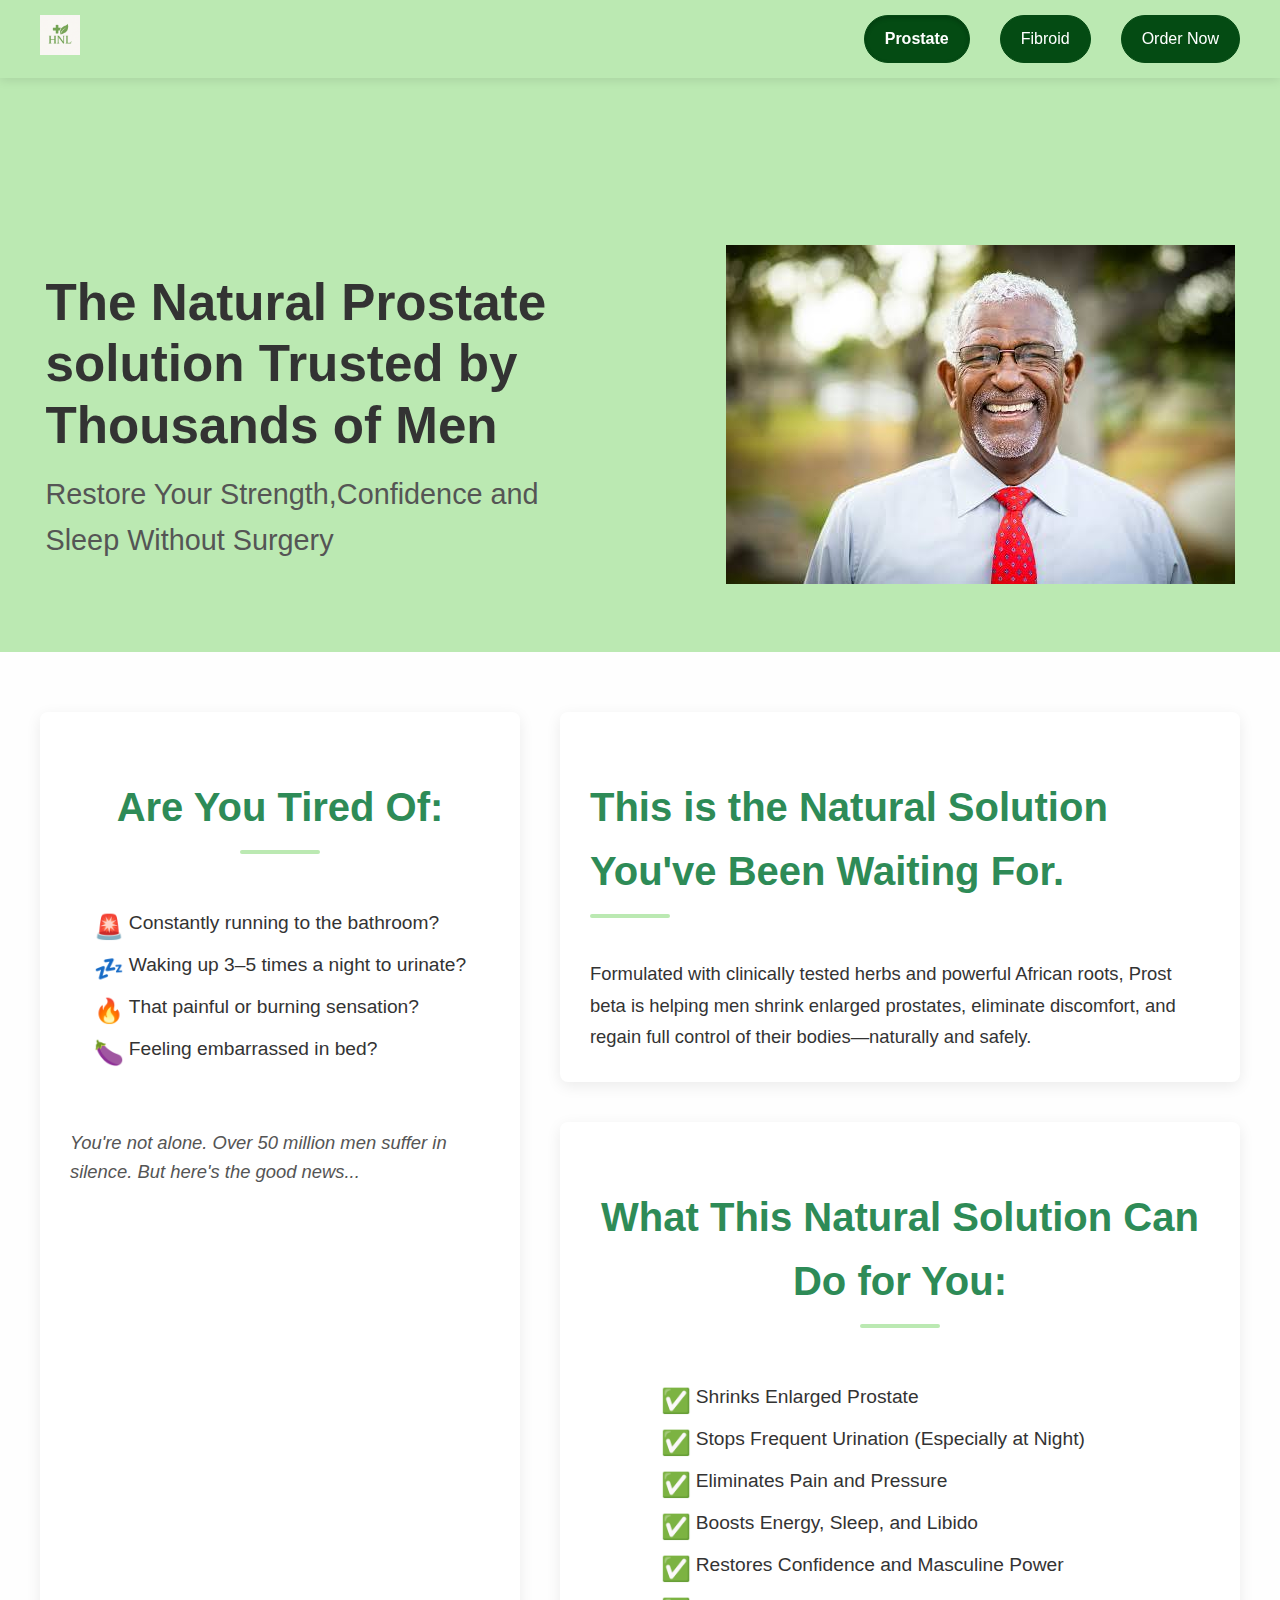
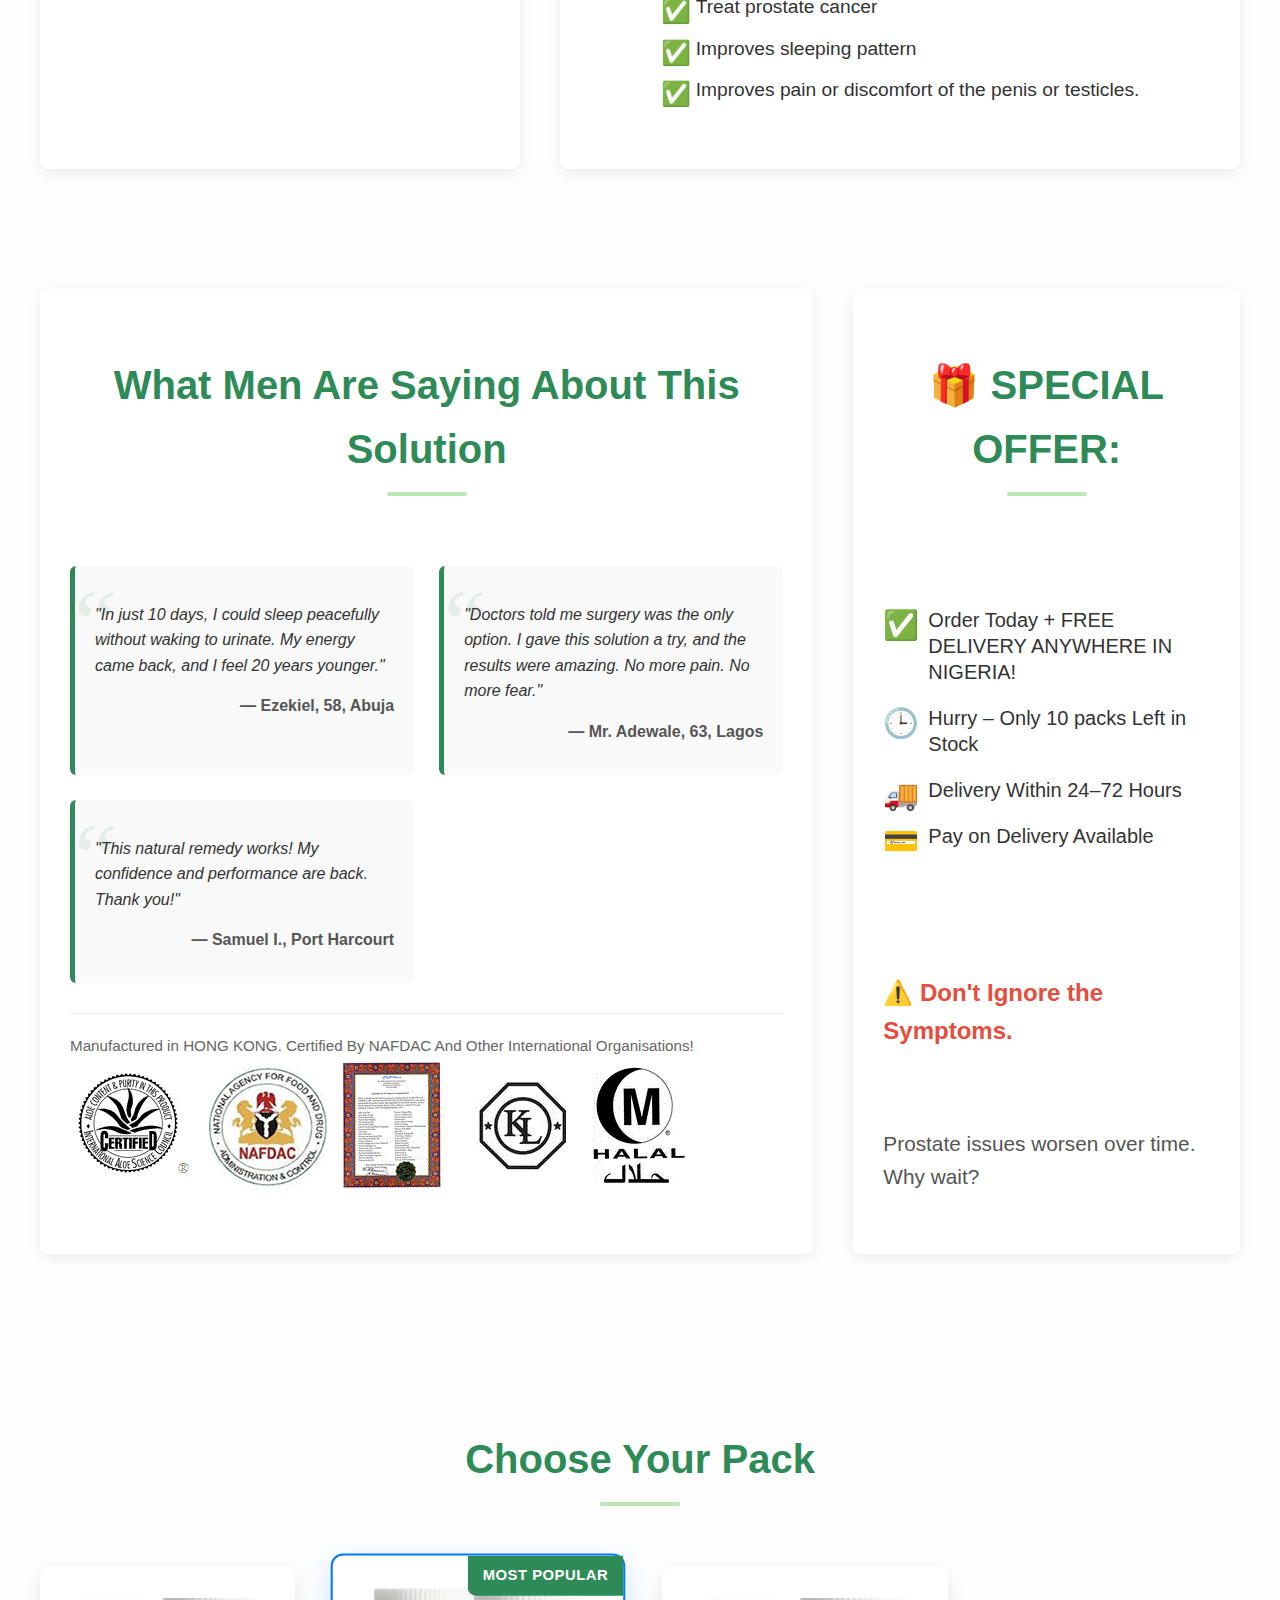
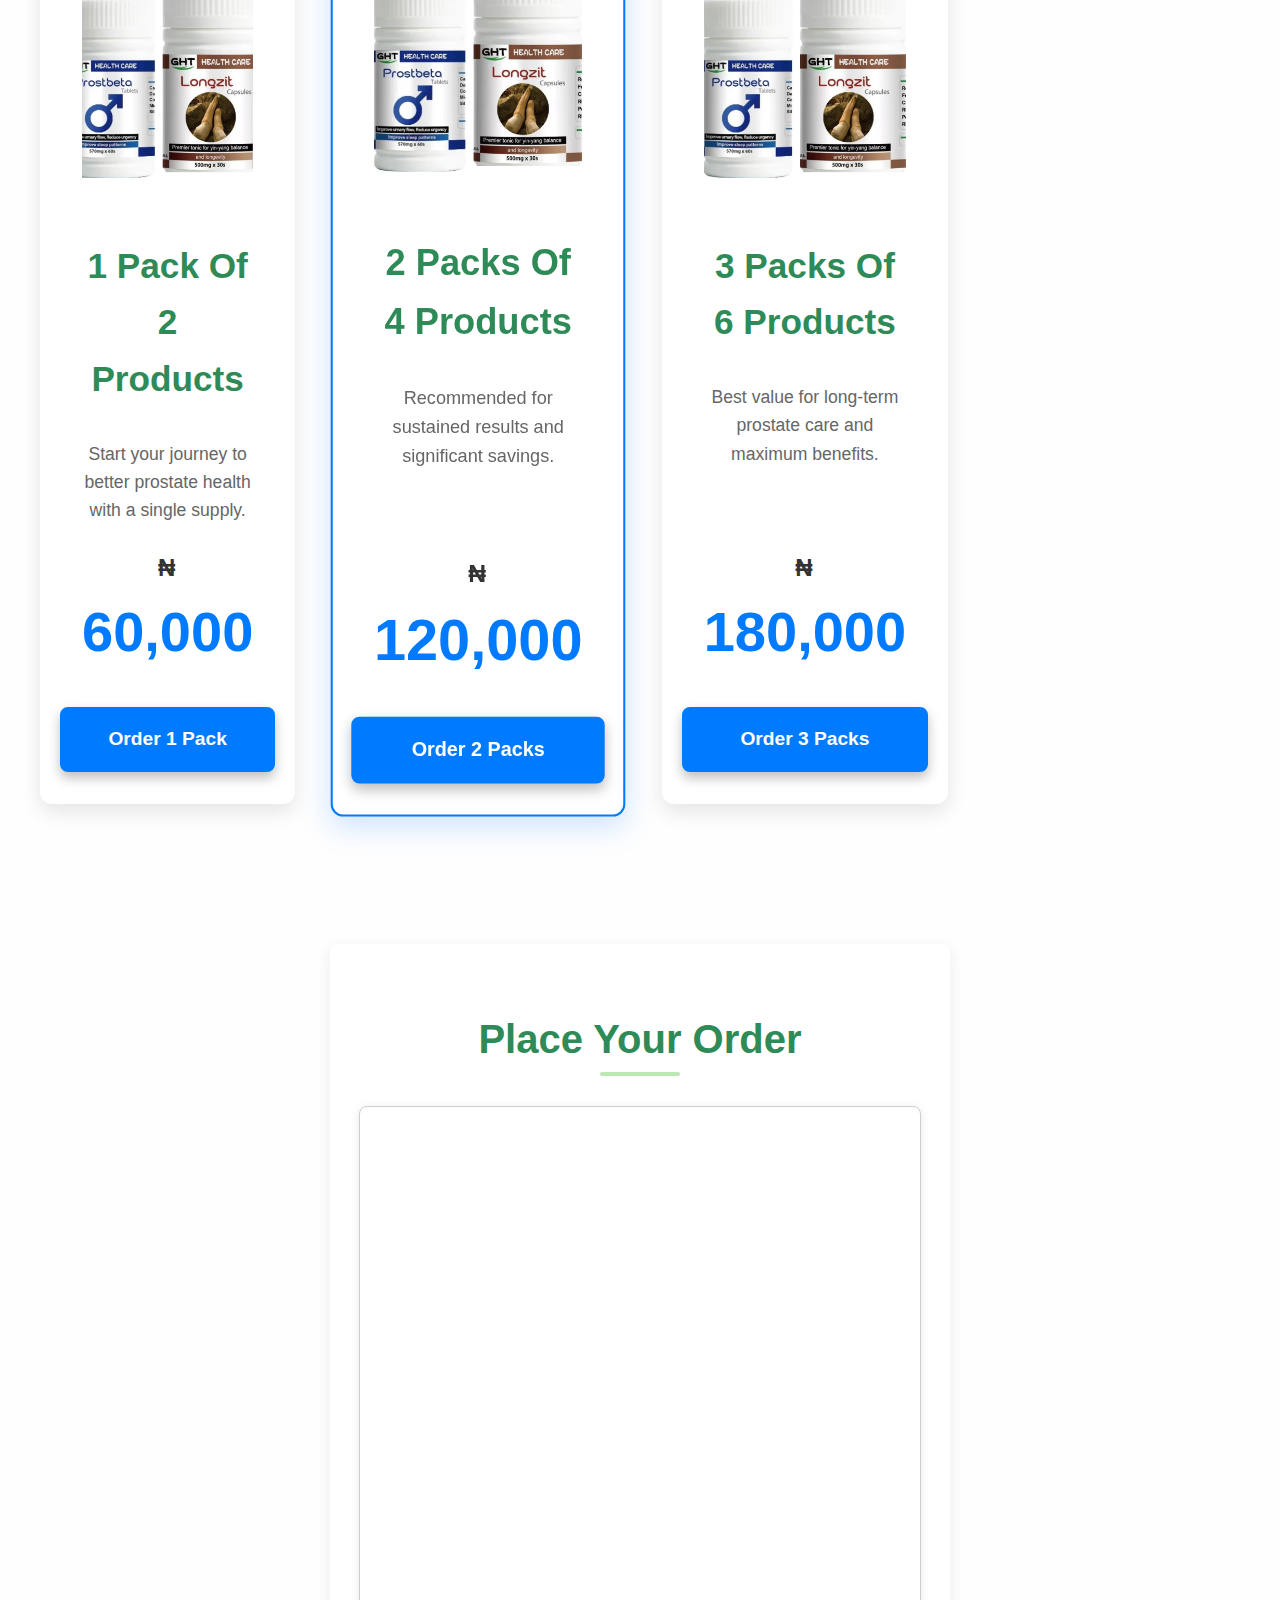
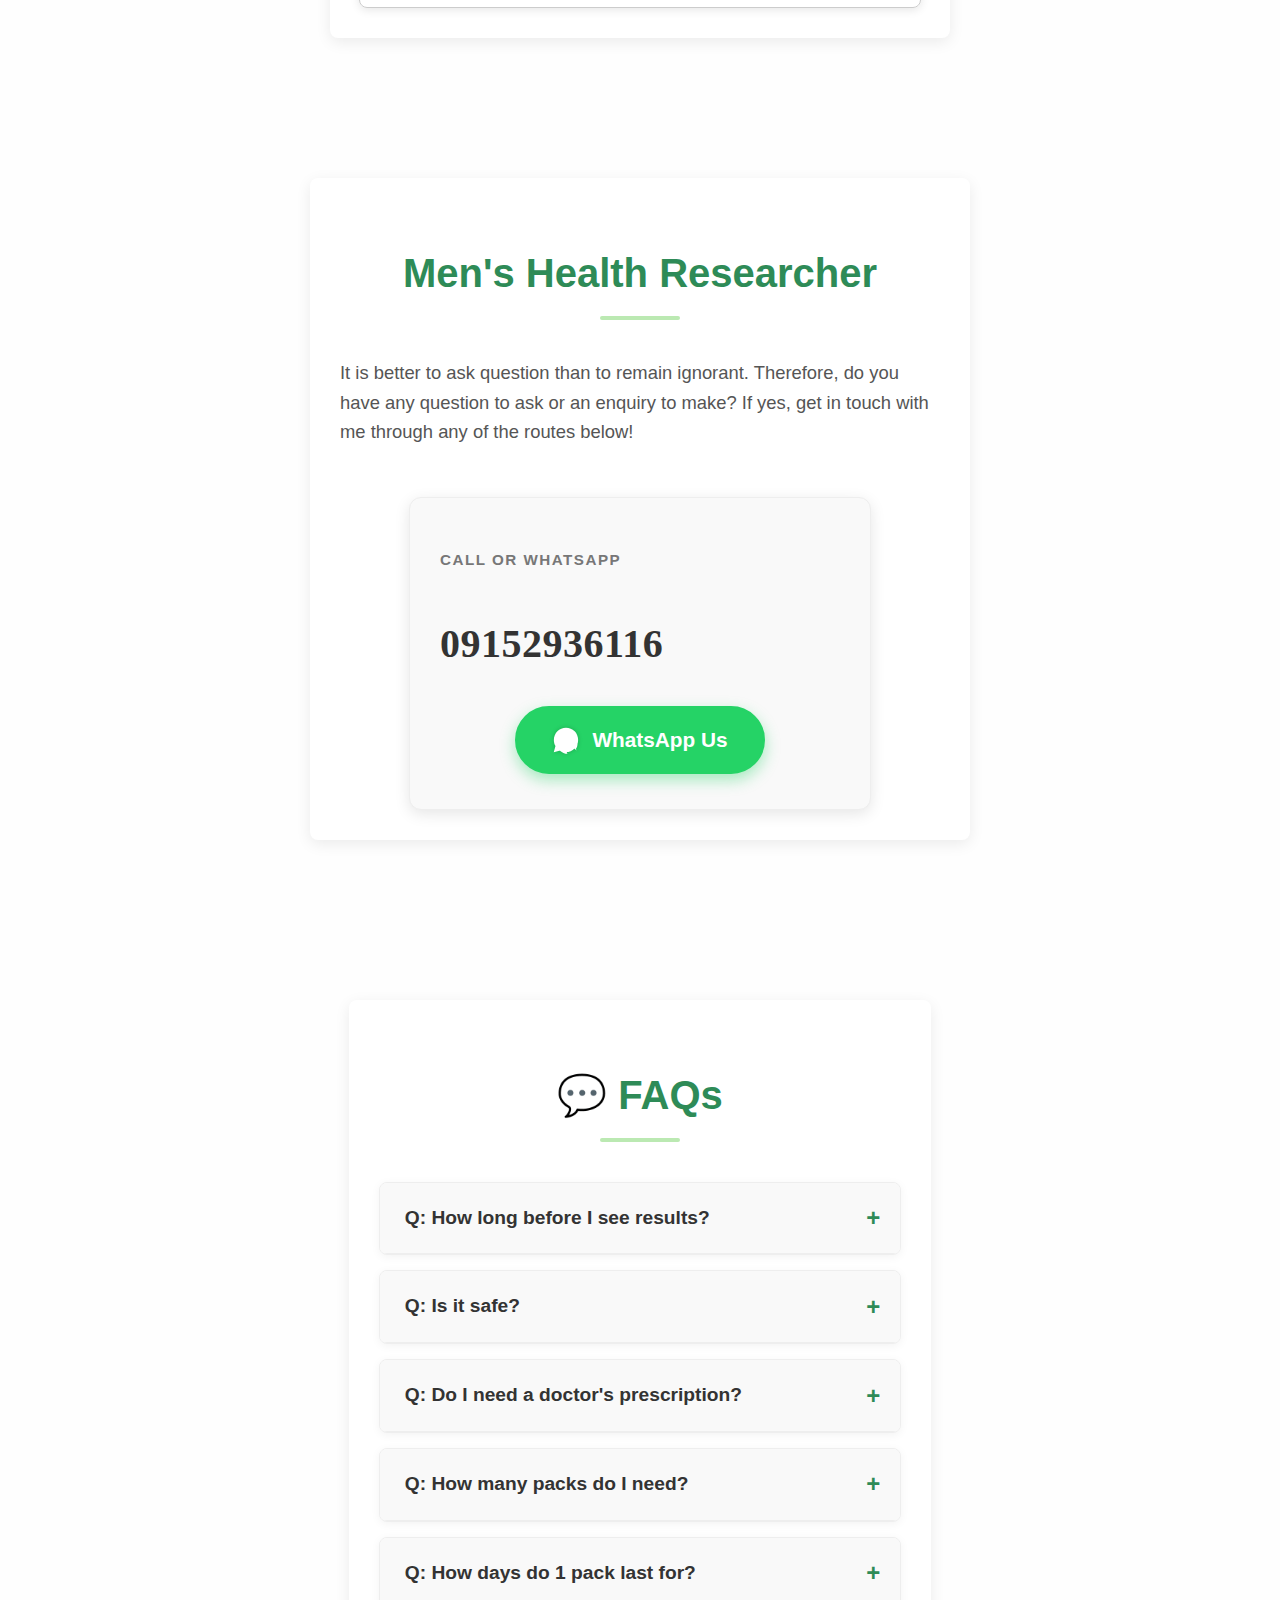
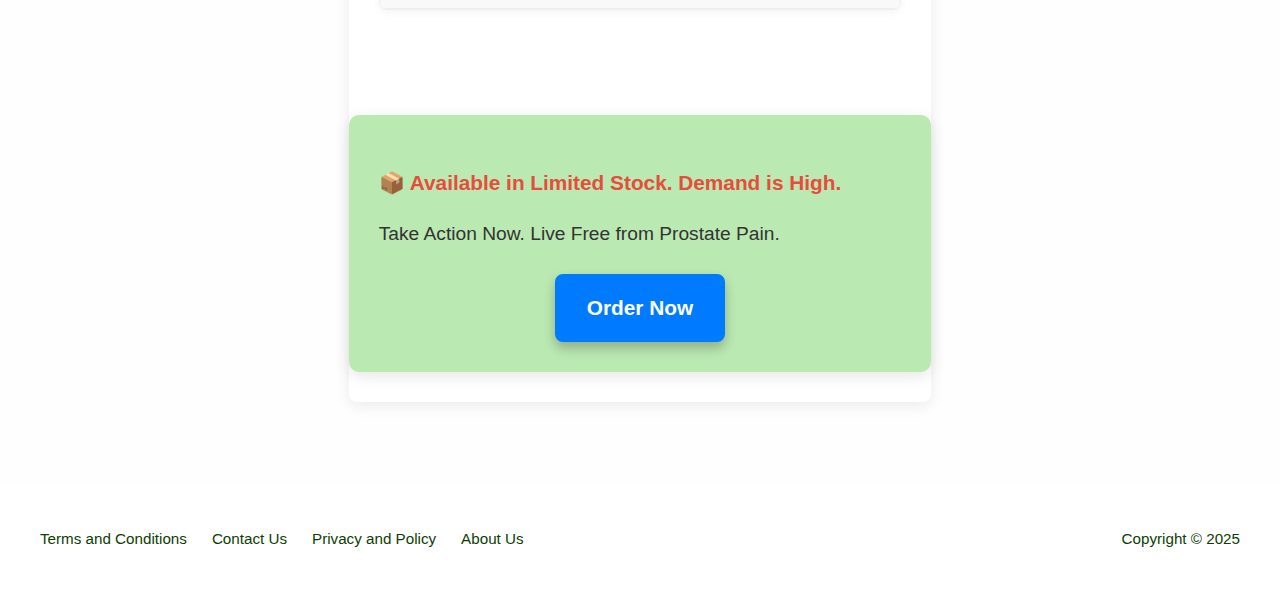
<file: index.html>
<!DOCTYPE html>
<html lang="en">
  <head>
    <meta charset="UTF-8" />
    <meta name="viewport" content="width=device-width, initial-scale=1.0" />
    <title>Prostate Cure</title>

    <link rel="stylesheet" href="index.css" />
    <link rel="shortcut icon" href="hnllog.png" />
  </head>
  <body>
    <header class="header">
      <div class="header-content-wrapper">
        <a href="index.html">
          <img class="logo" src="hnllog.png" alt="hnllog" />
        </a>
        <nav class="main-nav">
          <input type="checkbox" id="nav-toggle" class="nav-toggle" />
          <label for="nav-toggle" class="nav-toggle-label">
            <span></span>
          </label>
          <ul class="main-nav-list">
            <li><a href="index.html" class="active">Prostate</a></li>
            <li><a href="fibroid.html">Fibroid</a></li>
            <li>
              <a href="#order-form-section">Order Now</a>
            </li>
          </ul>
        </nav>
      </div>
    </header>
    <main>
      <section class="hero-section">
        <div class="hero">
          <div class="hero-content">
            <h1 class="heading-primary">
              The Natural Prostate solution Trusted by Thousands of Men
            </h1>

            <p class="heading-description">
              Restore Your Strength,Confidence and <br />
              Sleep Without Surgery
            </p>
          </div>
          <img src="pr2.jpg" alt="prostate" />
        </div>
      </section>

      <section class="problem-solution-section">
        <div class="grid-container">
          <div class="grid-item problem-statement">
            <h2 class="section-heading">Are You Tired Of:</h2>
            <ul class="problem-list">
              <li data-icon="🚨">Constantly running to the bathroom?</li>
              <li data-icon="💤">Waking up 3–5 times a night to urinate?</li>
              <li data-icon="🔥">That painful or burning sensation?</li>
              <li data-icon="🍆">Feeling embarrassed in bed?</li>
            </ul>

            <p class="sub-text">
              You're not alone. Over 50 million men suffer in silence. But
              here's the good news...
            </p>
          </div>

          <div class="grid-item solution-intro">
            <h2 class="section-heading">
              This is the Natural Solution You've Been Waiting For.
            </h2>
            <p>
              Formulated with clinically tested herbs and powerful African
              roots, Prost beta is helping men shrink enlarged prostates,
              eliminate discomfort, and regain full control of their
              bodies—naturally and safely.
            </p>
          </div>
          <div class="grid-item benefits-list">
            <h2 class="section-heading">
              What This Natural Solution Can Do for You:
            </h2>
            <ul>
              <li data-icon="✅">Shrinks Enlarged Prostate</li>
              <li data-icon="✅">
                Stops Frequent Urination (Especially at Night)
              </li>
              <li data-icon="✅">Eliminates Pain and Pressure</li>
              <li data-icon="✅">Boosts Energy, Sleep, and Libido</li>
              <li data-icon="✅">Restores Confidence and Masculine Power</li>
              <li data-icon="✅">Treat prostate cancer</li>
              <li data-icon="✅">Improves sleeping pattern</li>
              <li data-icon="✅">
                Improves pain or discomfort of the penis or testicles.
              </li>
            </ul>
          </div>
        </div>
      </section>

      <section class="testimonials-offer-section">
        <div class="grid-container">
          <div class="grid-item testimonials-block">
            <h2 class="section-heading">
              What Men Are Saying About This Solution
            </h2>
            <div class="testimonial-cards">
              <div class="testimonial-card">
                <p>
                  "In just 10 days, I could sleep peacefully without waking to
                  urinate. My energy came back, and I feel 20 years younger."
                </p>
                <p class="reviewer-info">— Ezekiel, 58, Abuja</p>
              </div>
              <div class="testimonial-card">
                <p>
                  "Doctors told me surgery was the only option. I gave this
                  solution a try, and the results were amazing. No more pain. No
                  more fear."
                </p>
                <p class="reviewer-info">— Mr. Adewale, 63, Lagos</p>
              </div>
              <div class="testimonial-card">
                <p>
                  "This natural remedy works! My confidence and performance are
                  back. Thank you!"
                </p>
                <p class="reviewer-info">— Samuel I., Port Harcourt</p>
              </div>
            </div>
            <p class="certification-info">
              Manufactured in HONG KONG. Certified By NAFDAC And Other
              International Organisations!
              <img src="nafl.jpg" alt="nafdac" />
            </p>
          </div>

          <div class="grid-item special-offer-block">
            <h2 class="section-heading">🎁 SPECIAL OFFER:</h2>
            <ul class="offer-details-list">
              <li data-icon="✅">
                Order Today + FREE DELIVERY ANYWHERE IN NIGERIA!
              </li>
              <li data-icon="🕒">Hurry – Only 10 packs Left in Stock</li>
              <li data-icon="🚚">Delivery Within 24–72 Hours</li>
              <li data-icon="💳">Pay on Delivery Available</li>
            </ul>
            <p class="warning-text">⚠️ Don't Ignore the Symptoms.</p>
            <p class="call-to-action-text">
              Prostate issues worsen over time. Why wait?
            </p>
          </div>
        </div>
      </section>

      <section class="pricing-section">
        <h2 class="section-heading">Choose Your Pack</h2>
        <div class="grid-container">
          <div class="pricing-grid">
            <div class="pricing-card">
              <div class="pricing-image-wrapper">
                <img
                  src="prost 1.png"
                  alt="Happy customer"
                  class="pricing-card-image"
                />
              </div>
              <h3 class="pack-title">1 Pack Of 2 Products</h3>
              <p class="pack-description">
                Start your journey to better prostate health with a single
                supply.
              </p>
              <div class="price-details">
                <span class="currency">₦</span><span class="price">60,000</span>
              </div>
              <a href="#order-form-section" class="button-main pricing-button"
                >Order 1 Pack</a
              >
            </div>

            <div class="pricing-card popular">
              <div class="badge">Most Popular</div>
              <div class="pricing-image-wrapper">
                <img
                  src="prost 1.png"
                  alt="Happy customer"
                  class="pricing-card-image"
                />
              </div>
              <h3 class="pack-title">2 Packs Of 4 Products</h3>
              <p class="pack-description">
                Recommended for sustained results and significant savings.
              </p>
              <div class="price-details">
                <span class="currency">₦</span
                ><span class="price">120,000</span>
              </div>
              <a href="#order-form-section" class="button-main pricing-button"
                >Order 2 Packs</a
              >
            </div>

            <div class="pricing-card">
              <div class="pricing-image-wrapper">
                <img
                  src="prost 1.png"
                  alt="Happy customer"
                  class="pricing-card-image"
                />
              </div>
              <h3 class="pack-title">3 Packs Of 6 Products</h3>
              <p class="pack-description">
                Best value for long-term prostate care and maximum benefits.
              </p>
              <div class="price-details">
                <span class="currency">₦</span
                ><span class="price">180,000</span>
              </div>
              <a href="#order-form-section" class="button-main pricing-button"
                >Order 3 Packs</a
              >
            </div>
          </div>
        </div>
      </section>

      <section class="order-form-section" id="order-form-section">
        <div class="grid-container">
          <div class="grid-item form-container-wrapper">
            <h2 class="section-heading">Place Your Order</h2>
            <div class="google-form-embed">
              <iframe
                src="https://docs.google.com/forms/d/e/1FAIpQLSerMJakDlZO7GTzfd9yhKZm8fVhO77GVQ8PMwEFgZ5UctMqdQ/viewform?embedded=true"
                frameborder="0"
                marginheight="0"
                marginwidth="0"
                >Loading…</iframe
              >
            </div>
          </div>
        </div>
      </section>

      <section class="contact-section">
        <div class="grid-container">
          <div class="grid-item contact-card">
            <h2 class="section-heading">Men's Health Researcher</h2>
            <p class="contact-intro-text">
              It is better to ask question than to remain ignorant. Therefore,
              do you have any question to ask or an enquiry to make? If yes, get
              in touch with me through any of the routes below!
            </p>

            <div class="contact-details">
              <p class="contact-label">CALL OR WHATSAPP</p>
              <p class="phone-number">09152936116</p>
              <a
                href="https://wa.me/2349152936116"
                class="button-main whatsapp-button"
                target="_blank"
                rel="noopener noreferrer"
              >
                <svg
                  class="whatsapp-icon"
                  xmlns="http://www.w3.org/2000/svg"
                  viewBox="0 0 448 512"
                >
                  <path
                    fill="#ffffff"
                    d="M380.9 97.1C339.4 55.6 283.8 32 223.8 32c-122.4 0-222 99.6-222 222 0 39.1 10.2 77.3 29.6 111L0 480l117.7-30.9c32.4 17.7 68.9 27 106.1 27h.1c122.3 0 222-99.6 222-222 0-60.3-24.1-115-62.4-156.3zM223.8 444.8h.1c33.5 0 65.2-10.6 92.7-29.1l26.6-17.4 31.7 8.3L415 448l-9.1-31.2c18.5-27.5 29.1-59.2 29.1-92.7 0-101.9-82.8-184.6-184.6-184.6-101.9 0-184.6 82.8-184.6 184.6 0 101.9 82.8 184.6 184.6 184.6zm138.4-138.3c-3.2-1.8-19.5-9.6-22.6-10.7-1.8-.5-3.7-.7-5.5-.7-1.2 0-3.2.4-5.1 2.3-1.9 2.3-7.4 9.6-9 11.6-.7.7-1.5.8-2.2.4-3.6-1.5-14.5-5.3-27.6-17.1-10.9-9.9-18.2-22.1-20.3-25.6-1.8-3.7-.2-5.5 1.2-6.7 1-.8 2.2-1.8 3.1-2.9.8-.7 1.5-1.7 1.7-3.2s.2-2.9-.1-4.3c-.3-1.3-3.2-7.3-4.4-10-1.2-2.6-2.4-2.4-4.1-2.4-.7 0-1.5.1-2.3.1-1.8 0-4.7.7-7.2 3.5-2.6 2.9-9.9 9.6-9.9 23.3 0 13.7 10.2 27 11.6 28.9 1.5 1.9 19.2 29.4 46.7 41.7 12.3 5.3 21.4 8.2 28.9 10.9 10.7 3.7 20.6 3.5 28.3 2.1 7.2-1.4 19.5-8 22.6-14.7 3.2-6.8 3.2-12.5 2.2-14.7-.9-2.2-3.2-3.5-6.4-5.3z"
                  />
                </svg>
                WhatsApp Us
              </a>
            </div>
          </div>
        </div>
      </section>

      <section class="faq-section">
        <div class="grid-container">
          <div class="grid-item faq-card">
            <h2 class="section-heading">💬 FAQs</h2>

            <div class="faq-accordion">
              <details class="faq-item">
                <summary class="faq-question">
                  Q: How long before I see results?
                </summary>
                <div class="faq-answer">
                  <p>A: Most men start noticing results within 30 days.</p>
                </div>
              </details>

              <details class="faq-item">
                <summary class="faq-question">Q: Is it safe?</summary>
                <div class="faq-answer">
                  <p>
                    A: Yes. It is made from 100% natural herbs and has no side
                    effects.
                  </p>
                </div>
              </details>

              <details class="faq-item">
                <summary class="faq-question">
                  Q: Do I need a doctor's prescription?
                </summary>
                <div class="faq-answer">
                  <p>
                    A: No. It's a natural supplement you can order directly.
                  </p>
                </div>
              </details>

              <details class="faq-item">
                <summary class="faq-question">
                  Q: How many packs do I need?
                </summary>
                <div class="faq-answer">
                  <p>
                    A: For full results, we recommend 2–3 packs depending on the
                    severity of symptoms.
                  </p>
                </div>
              </details>

              <details class="faq-item">
                <summary class="faq-question">
                  Q: How days do 1 pack last for?
                </summary>
                <div class="faq-answer">
                  <p>A: 1 pack lasts for 20days.</p>
                </div>
              </details>
            </div>

            <div class="faq-cta-box">
              <p class="faq-stock-warning">
                📦 Available in Limited Stock. Demand is High.
              </p>
              <p class="faq-action-prompt">
                Take Action Now. Live Free from Prostate Pain.
              </p>
              <a href="#order-form-section" class="button-main faq-cta-button"
                >Order Now</a
              >
            </div>
          </div>
        </div>
      </section>
    </main>
    <footer>
      <div class="footer-container">
        <div class="footer-links">
          <a href="terms.html">Terms and Conditions</a>
          <a href="contactus.html">Contact Us</a>
          <a href="privacy.html">Privacy and Policy</a>
          <a href="about.html">About Us</a>
        </div>
        <div class="footer-copyright">Copyright © 2025</div>
      </div>
    </footer>
    <script>
      // Close mobile menu when a link is clicked
      document.querySelectorAll(".main-nav-list a").forEach((link) => {
        link.addEventListener("click", () => {
          document.getElementById("nav-toggle").checked = false;
        });
      });
    </script>
  </body>
</html>
</file>
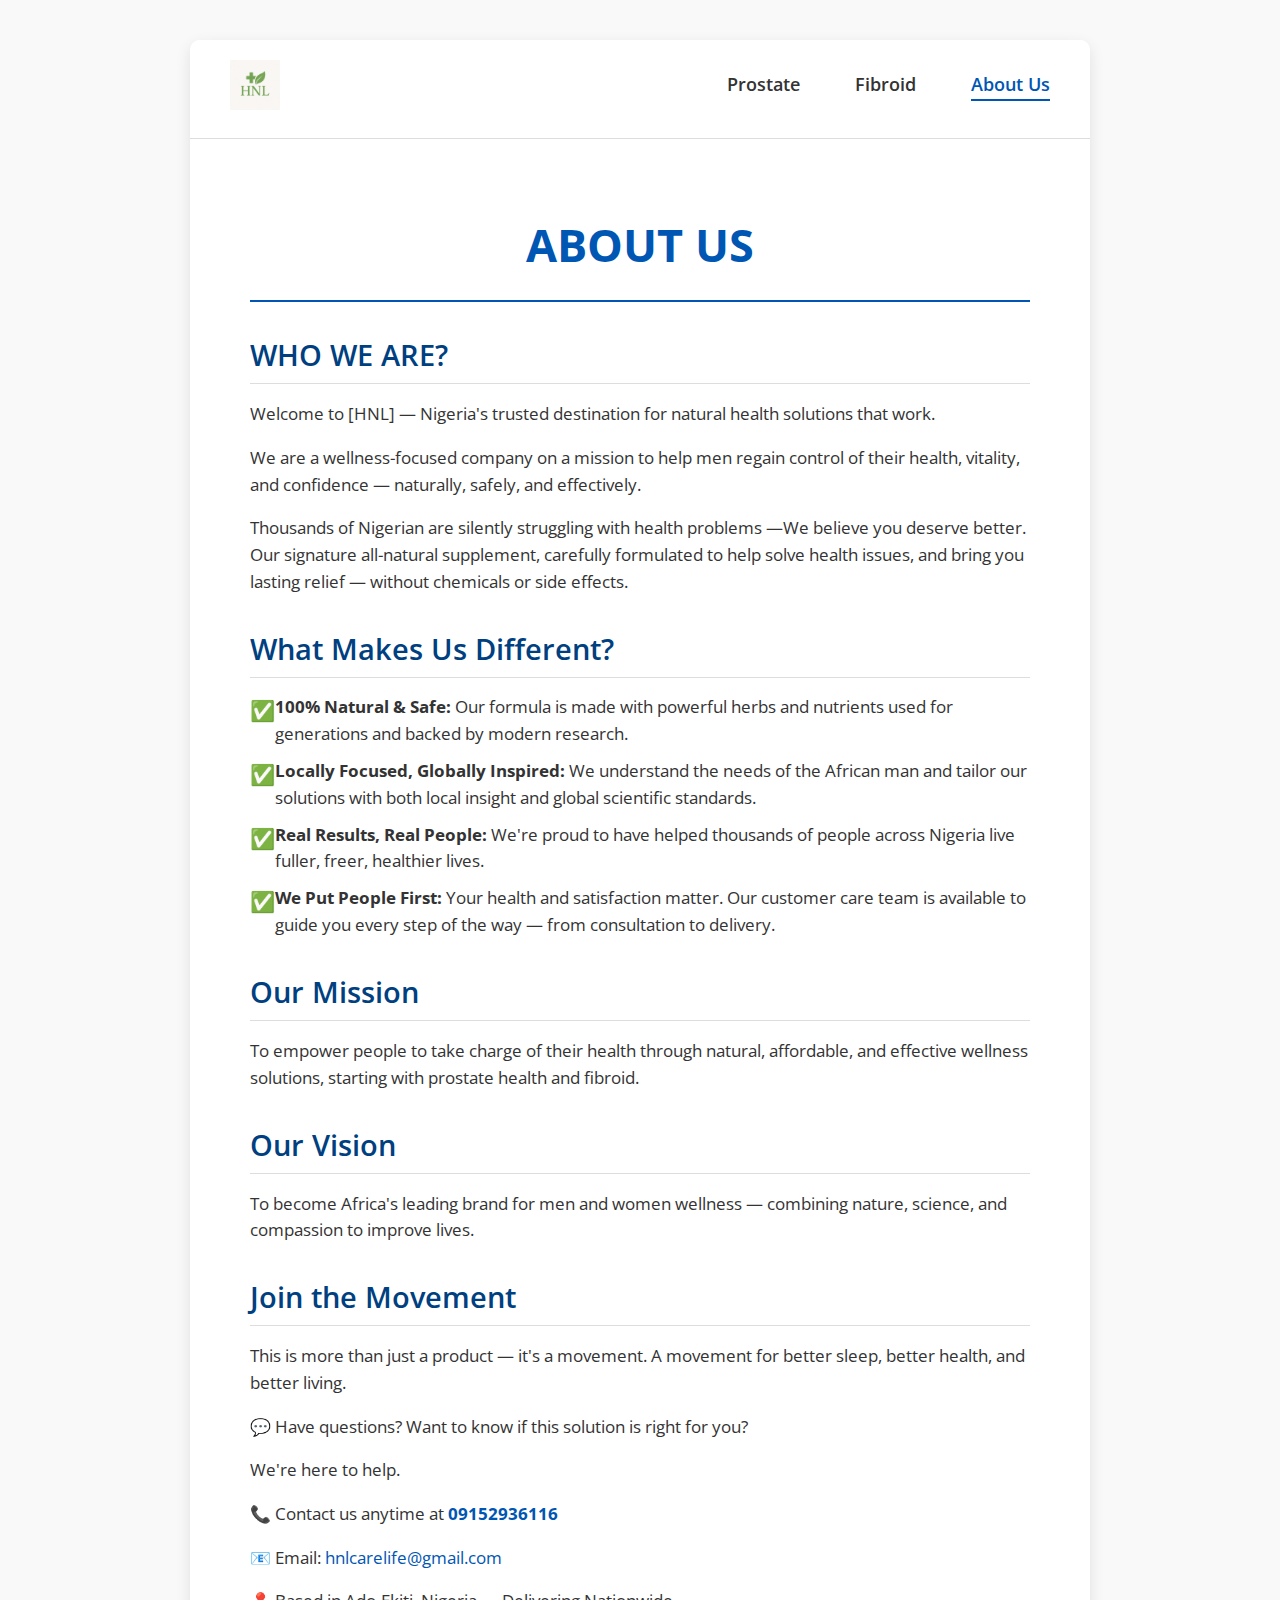
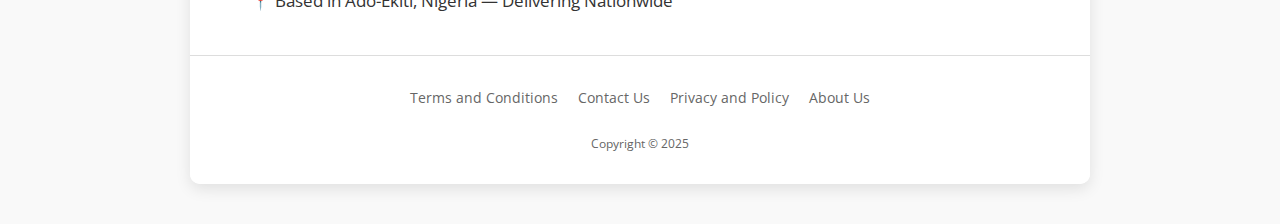
<file: about.html>
<!DOCTYPE html>
<html lang="en">
  <head>
    <meta charset="UTF-8" />
    <meta name="viewport" content="width=device-width, initial-scale=1.0" />
    <title>About Us - HNL</title>
    <link
      href="https://fonts.googleapis.com/css2?family=Open+Sans:wght@300;400;600;700&display=swap"
      rel="stylesheet"
    />
    <link rel="stylesheet" href="about.css" />
    <link rel="shortcut icon" href="hnllog.png" />
  </head>
  <body>
    <div class="grid-container">
      <header class="header grid-item">
        <div class="header-content-wrapper">
          <a href="index.html">
            <img class="logo" src="hnllog.png" alt="HNL Logo" />
          </a>
          <nav class="main-nav">
            <input type="checkbox" id="nav-toggle" class="nav-toggle">
            <label for="nav-toggle" class="nav-toggle-label">
              <span></span>
            </label>
            <ul class="main-nav-list">
              <li><a href="index.html">Prostate </a></li>
              <li><a href="fibroid.html">Fibroid</a></li>
              <li><a href="about.html" class="active">About Us</a></li>
            </ul>
          </nav>
        </div>
      </header>

      <main class="grid-item main-content-area">
        <h1 class="page-heading">ABOUT US</h1>

        <section class="who-we-are-section">
          <h2>WHO WE ARE?</h2>
          <p>
            Welcome to [HNL] — Nigeria's trusted destination for natural health
            solutions that work.
          </p>
          <p>
            We are a wellness-focused company on a mission to help men regain
            control of their health, vitality, and confidence — naturally,
            safely, and effectively.
          </p>
          <p>
            Thousands of Nigerian are silently struggling with health problems
            —We believe you deserve better. Our signature all-natural
            supplement, carefully formulated to help solve health issues, and
            bring you lasting relief — without chemicals or side effects.
          </p>
        </section>

        <section class="what-makes-us-different-section">
          <h2>What Makes Us Different?</h2>
          <ul>
            <li data-icon="✅">
              <strong>100% Natural & Safe:</strong> Our formula is made with
              powerful herbs and nutrients used for generations and backed by
              modern research.
            </li>
            <li data-icon="✅">
              <strong>Locally Focused, Globally Inspired:</strong> We understand
              the needs of the African man and tailor our solutions with both
              local insight and global scientific standards.
            </li>
            <li data-icon="✅">
              <strong>Real Results, Real People:</strong> We're proud to have
              helped thousands of people across Nigeria live fuller, freer,
              healthier lives.
            </li>
            <li data-icon="✅">
              <strong>We Put People First:</strong> Your health and satisfaction
              matter. Our customer care team is available to guide you every
              step of the way — from consultation to delivery.
            </li>
          </ul>
        </section>

        <section class="our-mission-section">
          <h2>Our Mission</h2>
          <p>
            To empower people to take charge of their health through natural,
            affordable, and effective wellness solutions, starting with prostate
            health and fibroid.
          </p>
        </section>

        <section class="our-vision-section">
          <h2>Our Vision</h2>
          <p>
            To become Africa's leading brand for men and women wellness —
            combining nature, science, and compassion to improve lives.
          </p>
        </section>

        <section class="join-movement-section">
          <h2>Join the Movement</h2>
          <p>
            This is more than just a product — it's a movement. A movement for
            better sleep, better health, and better living.
          </p>
          <div class="contact-prompt">
            <p>
              💬 Have questions? Want to know if this solution is right for you?
            </p>
            <p>We're here to help.</p>
            <p>
              📞 Contact us anytime at
              <span class="phone-number">09152936116</span>
            </p>
            <p>
              📧 Email:
              <a href="mailto:hnlcarelife@gmail.com">hnlcarelife@gmail.com</a>
            </p>
            <p>📍 Based in Ado-Ekiti, Nigeria — Delivering Nationwide</p>
          </div>
        </section>
      </main>

      <footer class="footer grid-item">
        <div class="footer-container">
          <div class="footer-links">
            <a href="terms.html">Terms and Conditions</a>
            <a href="contactus.html">Contact Us</a>
            <a href="privacy.html">Privacy and Policy</a>
            <a href="about.html">About Us</a>
          </div>
          <div class="footer-copyright">Copyright © 2025</div>
        </div>
      </footer>
    </div>
    
    <script>
      // Close mobile menu when a link is clicked
      document.querySelectorAll('.main-nav-list a').forEach(link => {
        link.addEventListener('click', () => {
          document.getElementById('nav-toggle').checked = false;
        });
      });
    </script>
  </body>
</html>
</file>
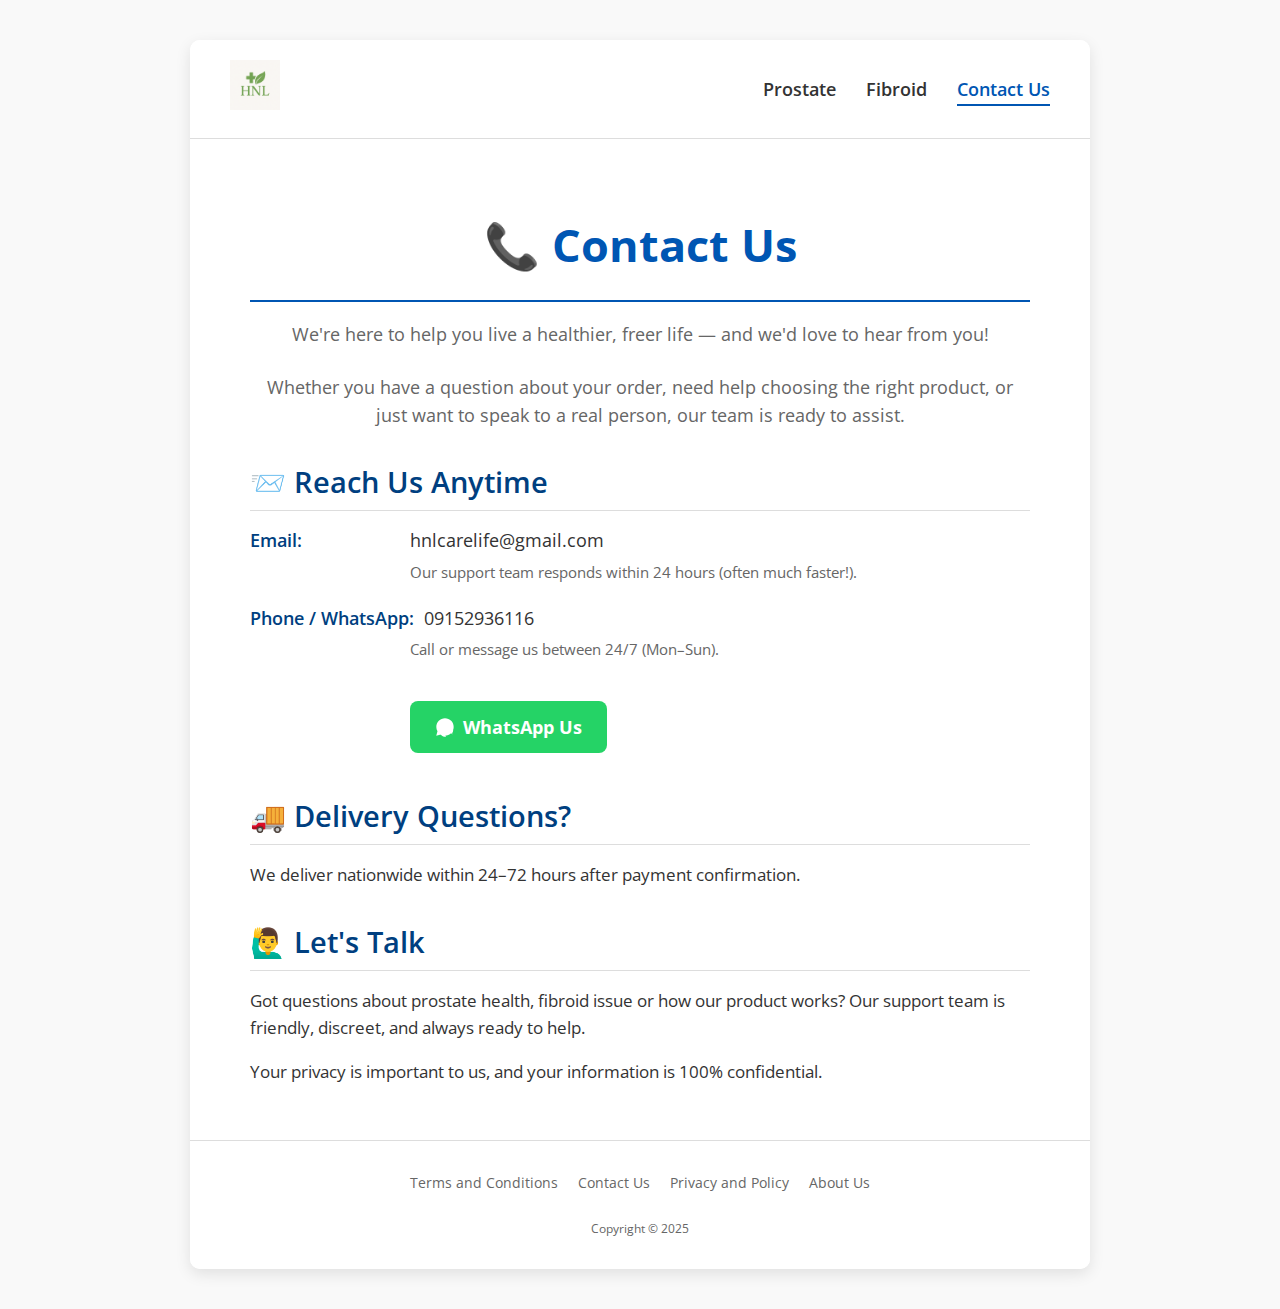
<file: contactus.html>
<!DOCTYPE html>
<html lang="en">
  <head>
    <meta charset="UTF-8" />
    <meta name="viewport" content="width=device-width, initial-scale=1.0" />
    <title>Contact Us - HNL</title>
    <link
      href="https://fonts.googleapis.com/css2?family=Open+Sans:wght@300;400;600;700&display=swap"
      rel="stylesheet"
    />
    <link rel="stylesheet" href="contactus.css" />
    <link rel="shortcut icon" href="hnllog.png" />
  </head>
  <body>
    <div class="grid-container">
      <header class="header grid-item">
        <div class="header-content-wrapper">
          <a href="index.html">
            <img class="logo" src="hnllog.png" alt="HNL Logo" />
          </a>
          <nav class="main-nav">
            <input type="checkbox" id="nav-toggle" class="nav-toggle">
            <label for="nav-toggle" class="nav-toggle-label">
              <span></span>
            </label>
            <ul class="main-nav-list">
              <li><a href="index.html">Prostate </a></li>
              <li><a href="fibroid.html">Fibroid</a></li>
              <li><a href="contactus.html" class="active">Contact Us</a></li>
            </ul>
          </nav>
        </div>
      </header>

      <main class="grid-item main-content-area">
        <h1 class="page-heading">📞 Contact Us</h1>
        <p class="intro-text">
          We're here to help you live a healthier, freer life — and we'd love to
          hear from you!
        </p>
        <p class="intro-text">
          Whether you have a question about your order, need help choosing the
          right product, or just want to speak to a real person, our team is
          ready to assist.
        </p>

        <section class="contact-details-section">
          <h2>📨 Reach Us Anytime</h2>
          <div class="contact-item">
            <span class="contact-label">Email:</span>
            <a href="mailto:hnlcarelife@gmail.com" class="contact-value"
              >hnlcarelife@gmail.com</a
            >
          </div>
          <p class="contact-note">
            Our support team responds within 24 hours (often much faster!).
          </p>

          <div class="contact-item">
            <span class="contact-label">Phone / WhatsApp:</span>
            <span class="contact-value">09152936116</span>
          </div>
          <p class="contact-note">Call or message us between 24/7 (Mon–Sun).</p>
          <a
            href="https://wa.me/2349152936116"
            class="button-main whatsapp-button"
            target="_blank"
            rel="noopener noreferrer"
          >
            <svg
              class="whatsapp-icon"
              xmlns="http://www.w3.org/2000/svg"
              viewBox="0 0 448 512"
            >
              <path
                fill="#ffffff"
                d="M380.9 97.1C339.4 55.6 283.8 32 223.8 32c-122.4 0-222 99.6-222 222 0 39.1 10.2 77.3 29.6 111L0 480l117.7-30.9c32.4 17.7 68.9 27 106.1 27h.1c122.3 0 222-99.6 222-222 0-60.3-24.1-115-62.4-156.3zM223.8 444.8h.1c33.5 0 65.2-10.6 92.7-29.1l26.6-17.4 31.7 8.3L415 448l-9.1-31.2c18.5-27.5 29.1-59.2 29.1-92.7 0-101.9-82.8-184.6-184.6-184.6-101.9 0-184.6 82.8-184.6 184.6 0 101.9 82.8 184.6 184.6 184.6zm138.4-138.3c-3.2-1.8-19.5-9.6-22.6-10.7-1.8-.5-3.7-.7-5.5-.7-1.2 0-3.2.4-5.1 2.3-1.9 2.3-7.4 9.6-9 11.6-.7.7-1.5.8-2.2.4-3.6-1.5-14.5-5.3-27.6-17.1-10.9-9.9-18.2-22.1-20.3-25.6-1.8-3.7-.2-5.5 1.2-6.7 1-.8 2.2-1.8 3.1-2.9.8-.7 1.5-1.7 1.7-3.2s.2-2.9-.1-4.3c-.3-1.3-3.2-7.3-4.4-10-1.2-2.6-2.4-2.4-4.1-2.4-.7 0-1.5.1-2.3.1-1.8 0-4.7.7-7.2 3.5-2.6 2.9-9.9 9.6-9.9 23.3 0 13.7 10.2 27 11.6 28.9 1.5 1.9 19.2 29.4 46.7 41.7 12.3 5.3 21.4 8.2 28.9 10.9 10.7 3.7 20.6 3.5 28.3 2.1 7.2-1.4 19.5-8 22.6-14.7 3.2-6.8 3.2-12.5 2.2-14.7-.9-2.2-3.2-3.5-6.4-5.3z"
              />
            </svg>
            WhatsApp Us
          </a>
        </section>

        <section class="delivery-questions-section">
          <h2>🚚 Delivery Questions?</h2>
          <p>
            We deliver nationwide within 24–72 hours after payment confirmation.
          </p>
        </section>

        <section class="lets-talk-section">
          <h2>🙋‍♂️ Let's Talk</h2>
          <p>
            Got questions about prostate health, fibroid issue or how our
            product works? Our support team is friendly, discreet, and always
            ready to help.
          </p>
          <p>
            Your privacy is important to us, and your information is 100%
            confidential.
          </p>
        </section>
      </main>

      <footer class="footer grid-item">
        <div class="footer-container">
          <div class="footer-links">
            <a href="terms.html">Terms and Conditions</a>
            <a href="contactus.html">Contact Us</a>
            <a href="privacy.html">Privacy and Policy</a>
            <a href="about.html">About Us</a>
          </div>
          <div class="footer-copyright">Copyright © 2025</div>
        </div>
      </footer>
    </div>

    <script>
      // Close mobile menu when a link is clicked
      document.querySelectorAll('.main-nav-list a').forEach(link => {
        link.addEventListener('click', () => {
          document.getElementById('nav-toggle').checked = false;
        });
      });
    </script>
  </body>
</html>
</file>
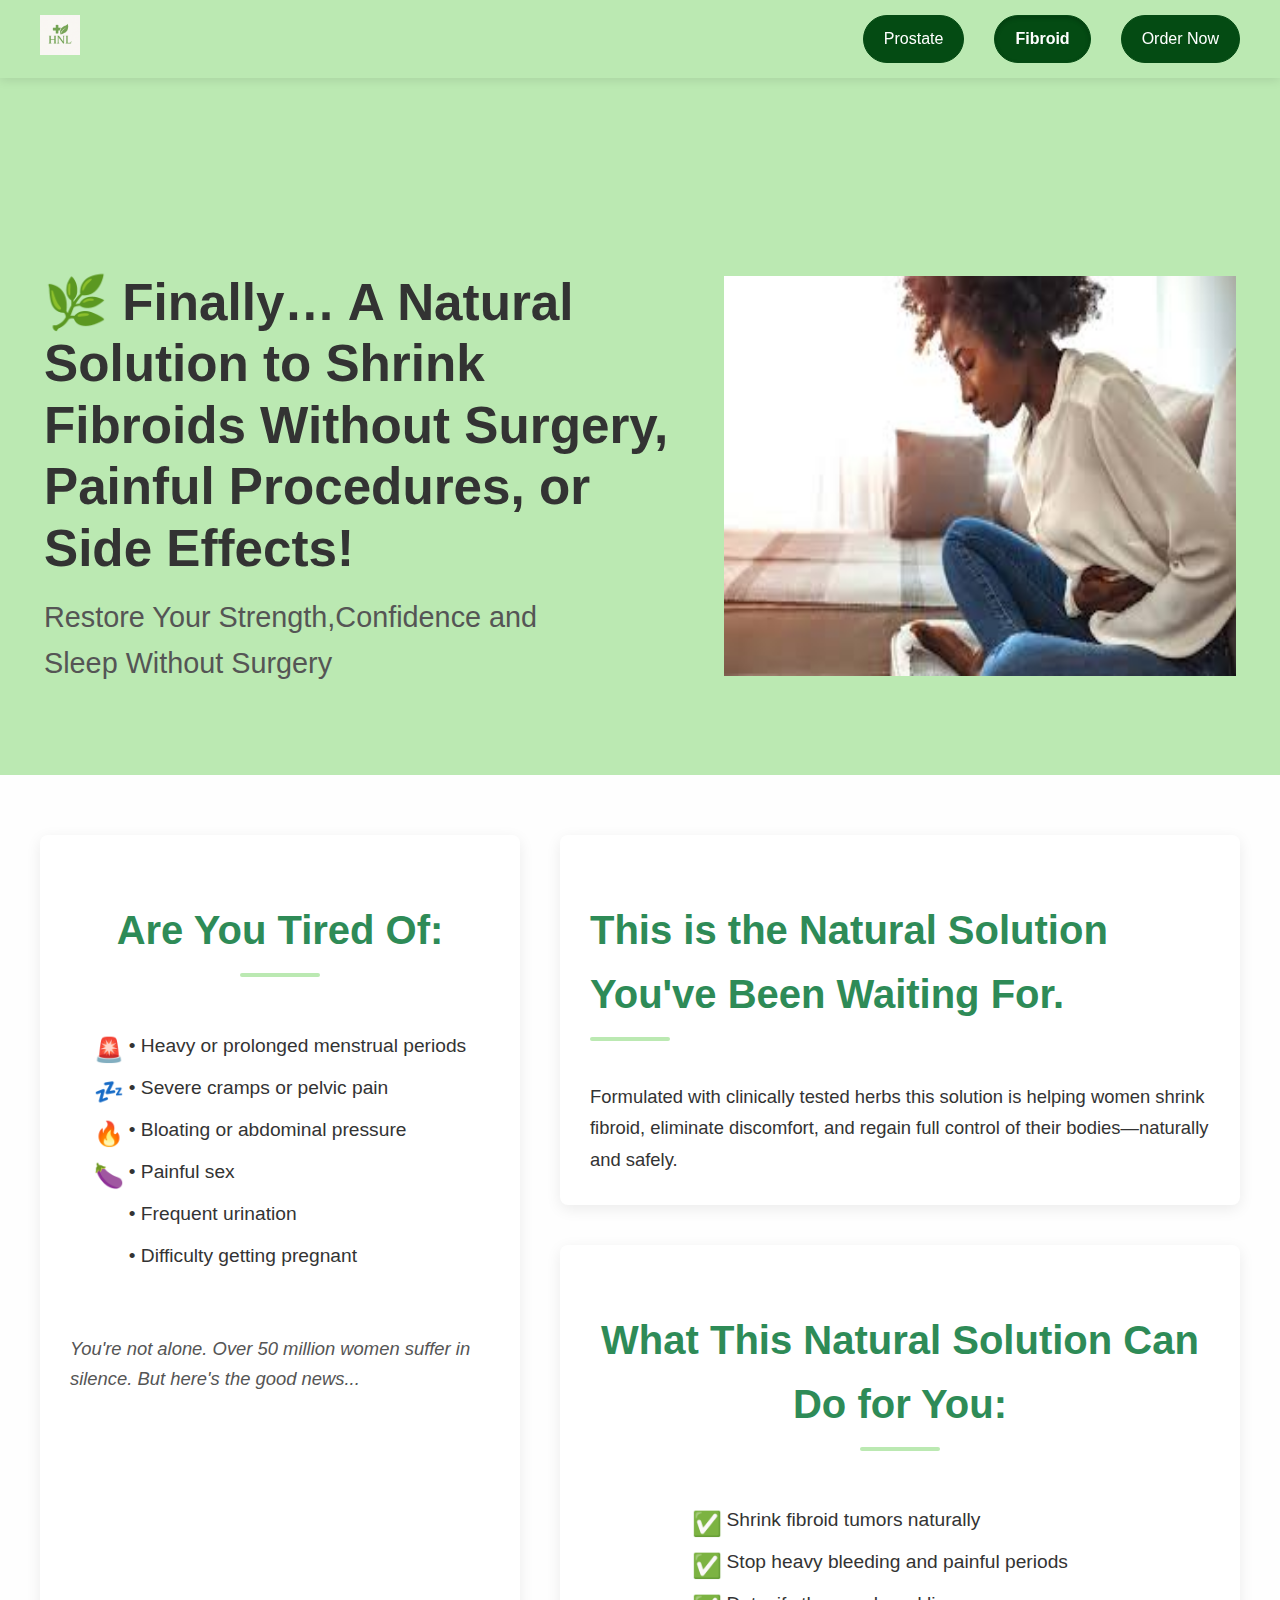
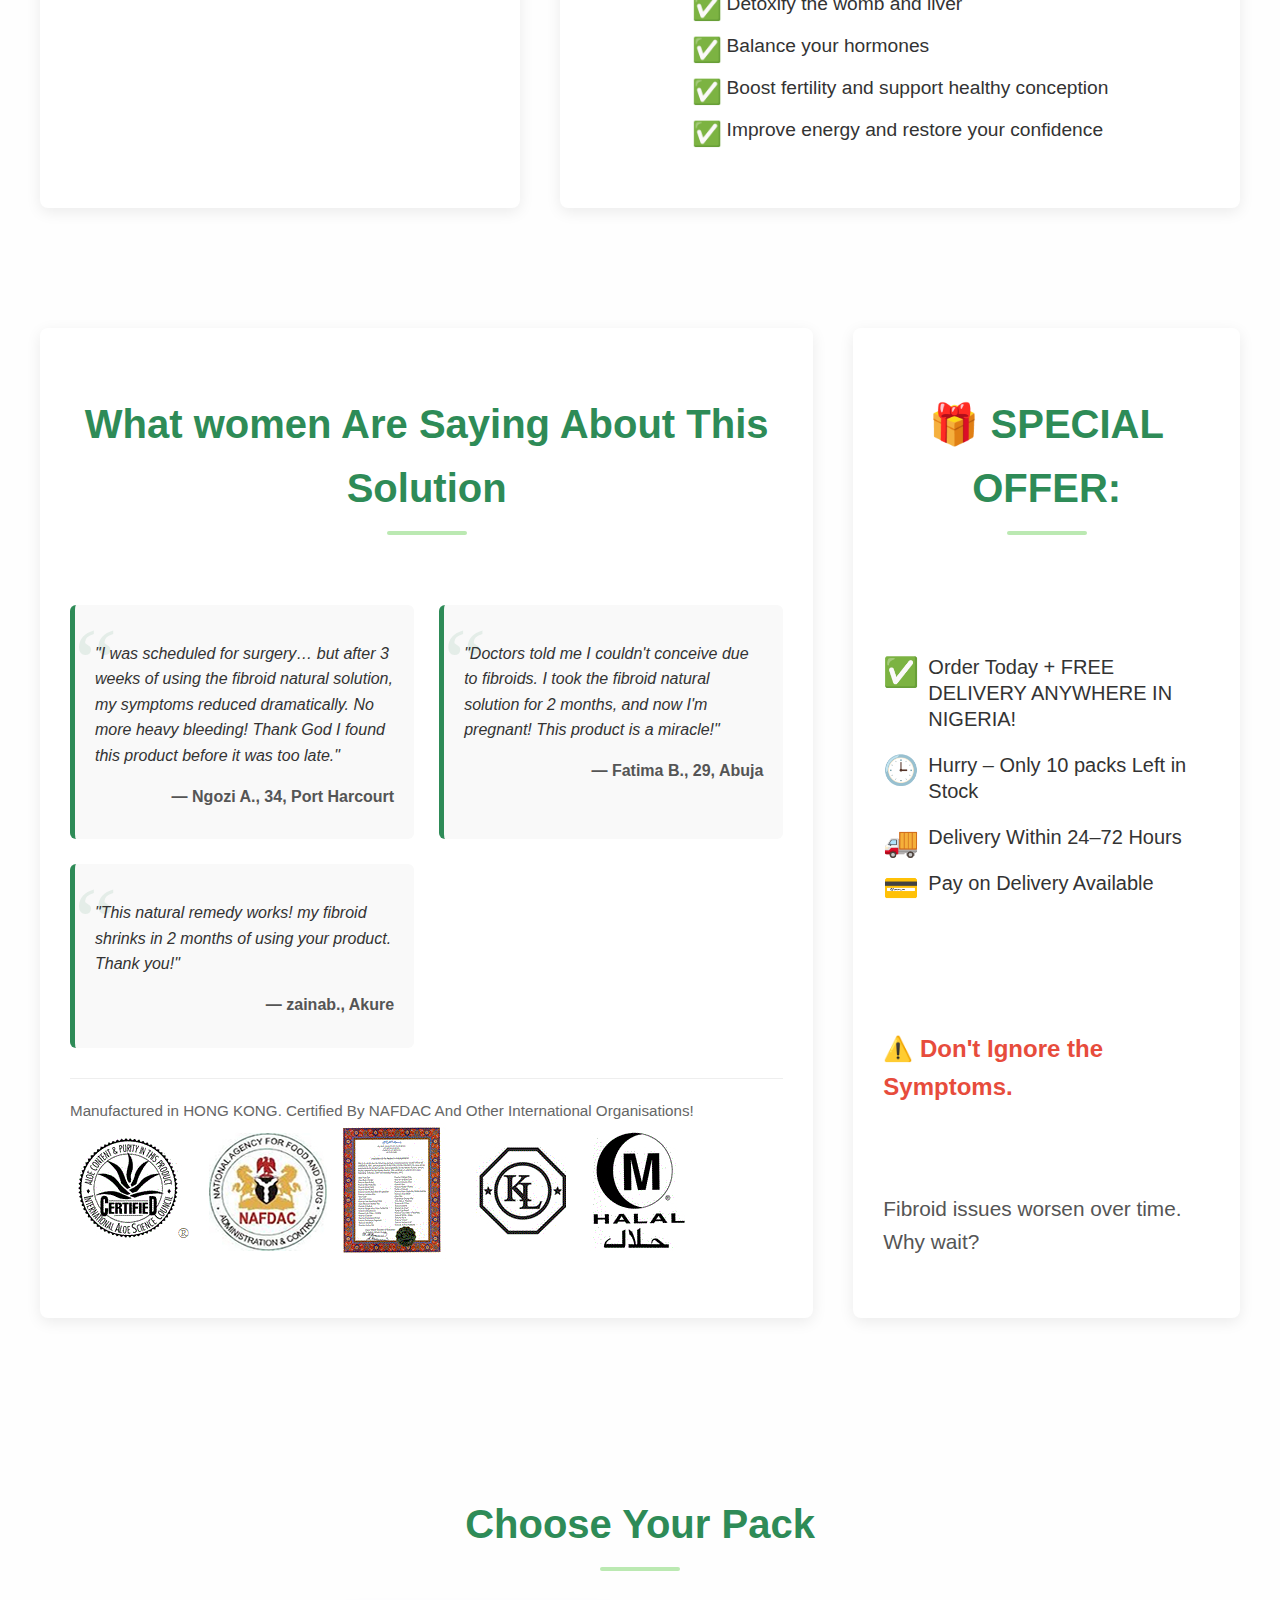
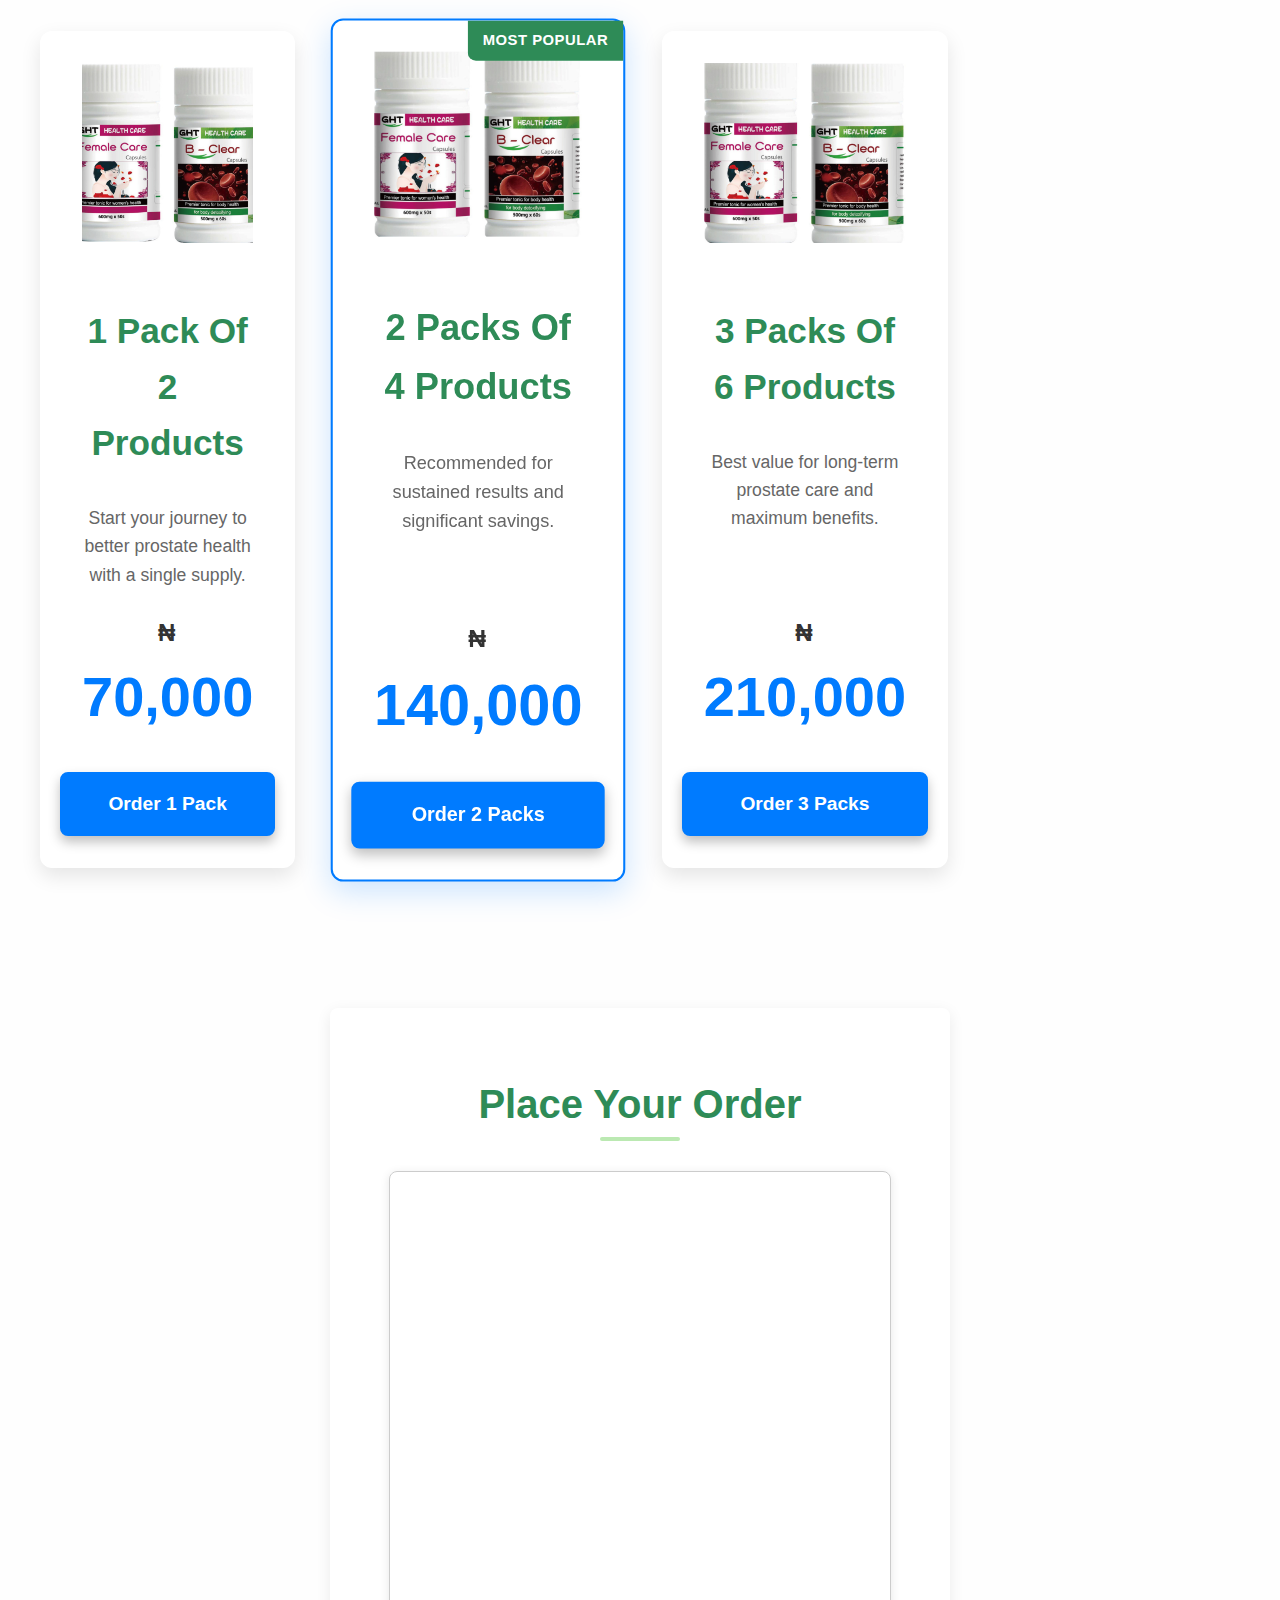
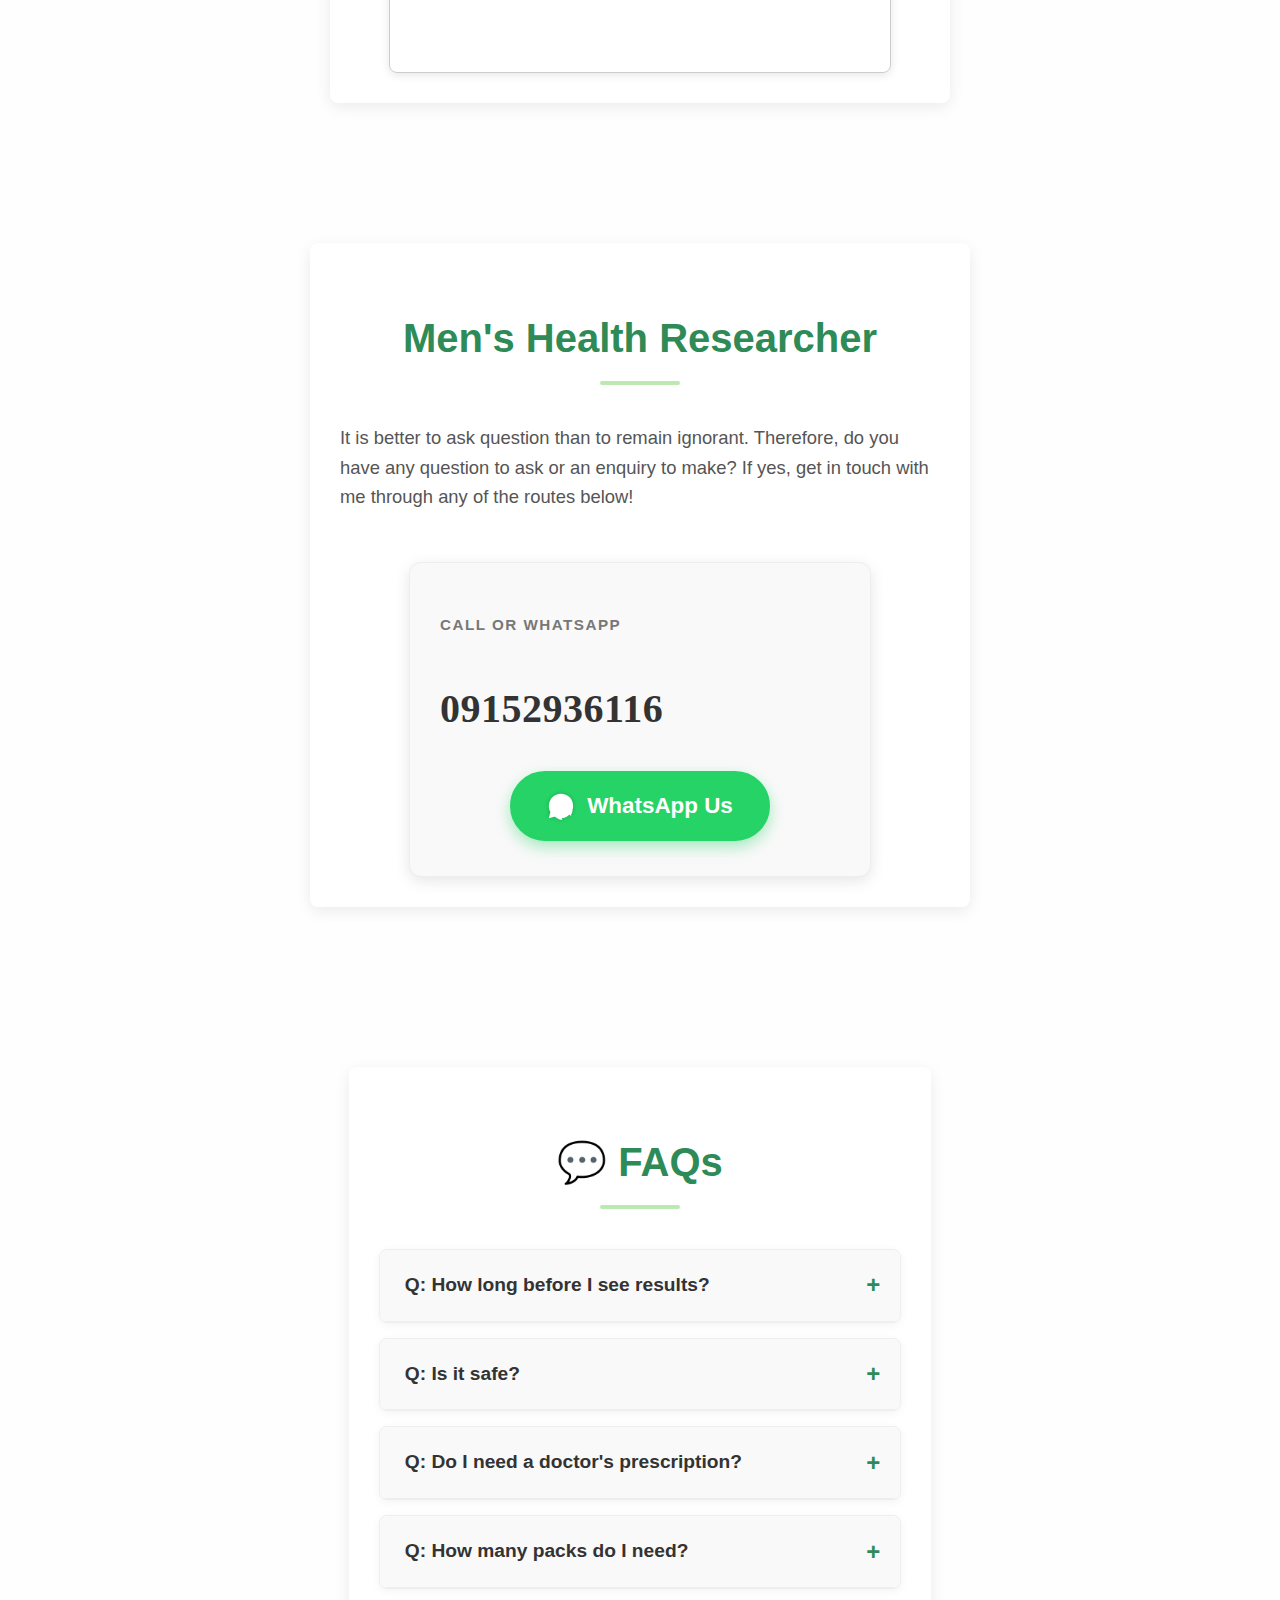
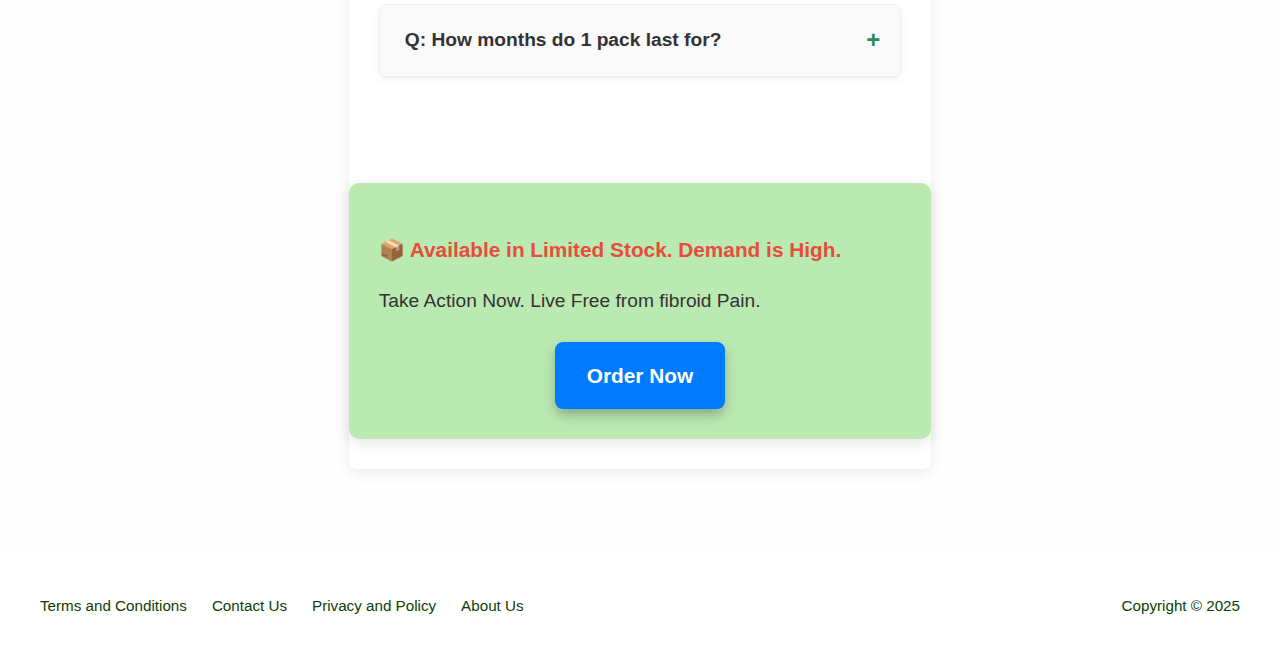
<file: fibroid.html>
<!DOCTYPE html>
<html lang="en">
  <head>
    <meta charset="UTF-8" />
    <meta name="viewport" content="width=device-width, initial-scale=1.0" />
    <title>Prostate Cure</title>

    <link rel="stylesheet" href="fibroid.css" />
    <link rel="shortcut icon" href="hnllog.png" />
  </head>
  <body>
    <header class="header">
      <div class="header-content-wrapper">
        <a href="fibroid.html">
          <img class="logo" src="hnllog.png" alt="hnllog" />
        </a>
        <nav class="main-nav">
          <input type="checkbox" id="nav-toggle" class="nav-toggle" />
          <label for="nav-toggle" class="nav-toggle-label">
            <span></span>
          </label>
          <ul class="main-nav-list">
            <li><a href="index.html">Prostate </a></li>
            <li><a href="fibroid.html" class="active">Fibroid</a></li>
            <li>
              <a href="#order-form-section">Order Now</a>
            </li>
          </ul>
        </nav>
      </div>
    </header>
    <main>
      <section class="hero-section">
        <div class="hero">
          <div class="hero-content">
            <h1 class="heading-primary">
              🌿 Finally… A Natural Solution to Shrink Fibroids Without Surgery,
              Painful Procedures, or Side Effects!
            </h1>

            <p class="heading-description">
              Restore Your Strength,Confidence and <br />
              Sleep Without Surgery
            </p>
          </div>
          <img src="fibroid image 2.jpeg" alt="prostate" />
        </div>
      </section>

      <section class="problem-solution-section">
        <div class="grid-container">
          <div class="grid-item problem-statement">
            <h2 class="section-heading">Are You Tired Of:</h2>
            <ul class="problem-list">
              <li data-icon="🚨">• Heavy or prolonged menstrual periods</li>
              <li data-icon="💤">• Severe cramps or pelvic pain</li>
              <li data-icon="🔥">• Bloating or abdominal pressure</li>
              <li data-icon="🍆">• Painful sex</li>
              <li data-icon="">• Frequent urination</li>
              <li data-icon="">• Difficulty getting pregnant</li>
            </ul>

            <p class="sub-text">
              You're not alone. Over 50 million women suffer in silence. But
              here's the good news...
            </p>
          </div>

          <div class="grid-item solution-intro">
            <h2 class="section-heading">
              This is the Natural Solution You've Been Waiting For.
            </h2>
            <p>
              Formulated with clinically tested herbs this solution is helping
              women shrink fibroid, eliminate discomfort, and regain full
              control of their bodies—naturally and safely.
            </p>
          </div>
          <div class="grid-item benefits-list">
            <h2 class="section-heading">
              What This Natural Solution Can Do for You:
            </h2>
            <ul>
              <li data-icon="✅">Shrink fibroid tumors naturally</li>
              <li data-icon="✅">Stop heavy bleeding and painful periods</li>
              <li data-icon="✅">Detoxify the womb and liver</li>
              <li data-icon="✅">Balance your hormones</li>
              <li data-icon="✅">
                Boost fertility and support healthy conception
              </li>
              <li data-icon="✅">Improve energy and restore your confidence</li>
            </ul>
          </div>
        </div>
      </section>

      <section class="testimonials-offer-section">
        <div class="grid-container">
          <div class="grid-item testimonials-block">
            <h2 class="section-heading">
              What women Are Saying About This Solution
            </h2>
            <div class="testimonial-cards">
              <div class="testimonial-card">
                <p>
                  "I was scheduled for surgery… but after 3 weeks of using the
                  fibroid natural solution, my symptoms reduced dramatically. No
                  more heavy bleeding! Thank God I found this product before it
                  was too late."
                </p>
                <p class="reviewer-info">— Ngozi A., 34, Port Harcourt</p>
              </div>
              <div class="testimonial-card">
                <p>
                  "Doctors told me I couldn't conceive due to fibroids. I took
                  the fibroid natural solution for 2 months, and now I'm
                  pregnant! This product is a miracle!"
                </p>
                <p class="reviewer-info">— Fatima B., 29, Abuja</p>
              </div>
              <div class="testimonial-card">
                <p>
                  "This natural remedy works! my fibroid shrinks in 2 months of
                  using your product. Thank you!"
                </p>
                <p class="reviewer-info">— zainab., Akure</p>
              </div>
            </div>
            <p class="certification-info">
              Manufactured in HONG KONG. Certified By NAFDAC And Other
              International Organisations!
              <img src="fnafl.jpg" alt="nafdac" />
            </p>
          </div>

          <div class="grid-item special-offer-block">
            <h2 class="section-heading">🎁 SPECIAL OFFER:</h2>
            <ul class="offer-details-list">
              <li data-icon="✅">
                Order Today + FREE DELIVERY ANYWHERE IN NIGERIA!
              </li>
              <li data-icon="🕒">Hurry – Only 10 packs Left in Stock</li>
              <li data-icon="🚚">Delivery Within 24–72 Hours</li>
              <li data-icon="💳">Pay on Delivery Available</li>
            </ul>
            <p class="warning-text">⚠️ Don't Ignore the Symptoms.</p>
            <p class="call-to-action-text">
              Fibroid issues worsen over time. Why wait?
            </p>
          </div>
        </div>
      </section>

      <section class="pricing-section">
        <h2 class="section-heading">Choose Your Pack</h2>
        <div class="grid-container">
          <div class="pricing-grid">
            <div class="pricing-card">
              <div class="pricing-image-wrapper">
                <img
                  src="fib1.png"
                  alt="Happy customer"
                  class="pricing-card-image"
                />
              </div>
              <h3 class="pack-title">1 Pack Of 2 Products</h3>
              <p class="pack-description">
                Start your journey to better prostate health with a single
                supply.
              </p>
              <div class="price-details">
                <span class="currency">₦</span><span class="price">70,000</span>
              </div>
              <a href="#order-form-section" class="button-main pricing-button"
                >Order 1 Pack</a
              >
            </div>

            <div class="pricing-card popular">
              <div class="badge">Most Popular</div>
              <div class="pricing-image-wrapper">
                <img
                  src="fib1.png"
                  alt="Happy customer"
                  class="pricing-card-image"
                />
              </div>
              <h3 class="pack-title">2 Packs Of 4 Products</h3>
              <p class="pack-description">
                Recommended for sustained results and significant savings.
              </p>
              <div class="price-details">
                <span class="currency">₦</span
                ><span class="price">140,000</span>
              </div>
              <a href="#order-form-section" class="button-main pricing-button"
                >Order 2 Packs</a
              >
            </div>

            <div class="pricing-card">
              <div class="pricing-image-wrapper">
                <img
                  src="fib1.png"
                  alt="Happy customer"
                  class="pricing-card-image"
                />
              </div>
              <h3 class="pack-title">3 Packs Of 6 Products</h3>
              <p class="pack-description">
                Best value for long-term prostate care and maximum benefits.
              </p>
              <div class="price-details">
                <span class="currency">₦</span
                ><span class="price">210,000</span>
              </div>
              <a href="#order-form-section" class="button-main pricing-button"
                >Order 3 Packs</a
              >
            </div>
          </div>
        </div>
      </section>

      <section class="order-form-section" id="order-form-section">
        <div class="grid-container">
          <div class="grid-item form-container-wrapper">
            <h2 class="section-heading">Place Your Order</h2>
            <div class="google-form-embed">
              <iframe
                src="https://docs.google.com/forms/d/e/1FAIpQLSf0v-O36LDwLOKW7uwYnRd7482MyUBv-hmZ7kXelCF3_QuLYg/viewform?embedded=true"
                frameborder="0"
                marginheight="0"
                marginwidth="0"
                >Loading…</iframe
              >
            </div>
          </div>
        </div>
      </section>

      <section class="contact-section">
        <div class="grid-container">
          <div class="grid-item contact-card">
            <h2 class="section-heading">Men's Health Researcher</h2>
            <p class="contact-intro-text">
              It is better to ask question than to remain ignorant. Therefore,
              do you have any question to ask or an enquiry to make? If yes, get
              in touch with me through any of the routes below!
            </p>

            <div class="contact-details">
              <p class="contact-label">CALL OR WHATSAPP</p>
              <p class="phone-number">09152936116</p>
              <a
                href="https://wa.me/2349152936116"
                class="button-main whatsapp-button"
                target="_blank"
                rel="noopener noreferrer"
              >
                <svg
                  class="whatsapp-icon"
                  xmlns="http://www.w3.org/2000/svg"
                  viewBox="0 0 448 512"
                >
                  <path
                    fill="#ffffff"
                    d="M380.9 97.1C339.4 55.6 283.8 32 223.8 32c-122.4 0-222 99.6-222 222 0 39.1 10.2 77.3 29.6 111L0 480l117.7-30.9c32.4 17.7 68.9 27 106.1 27h.1c122.3 0 222-99.6 222-222 0-60.3-24.1-115-62.4-156.3zM223.8 444.8h.1c33.5 0 65.2-10.6 92.7-29.1l26.6-17.4 31.7 8.3L415 448l-9.1-31.2c18.5-27.5 29.1-59.2 29.1-92.7 0-101.9-82.8-184.6-184.6-184.6-101.9 0-184.6 82.8-184.6 184.6 0 101.9 82.8 184.6 184.6 184.6zm138.4-138.3c-3.2-1.8-19.5-9.6-22.6-10.7-1.8-.5-3.7-.7-5.5-.7-1.2 0-3.2.4-5.1 2.3-1.9 2.3-7.4 9.6-9 11.6-.7.7-1.5.8-2.2.4-3.6-1.5-14.5-5.3-27.6-17.1-10.9-9.9-18.2-22.1-20.3-25.6-1.8-3.7-.2-5.5 1.2-6.7 1-.8 2.2-1.8 3.1-2.9.8-.7 1.5-1.7 1.7-3.2s.2-2.9-.1-4.3c-.3-1.3-3.2-7.3-4.4-10-1.2-2.6-2.4-2.4-4.1-2.4-.7 0-1.5.1-2.3.1-1.8 0-4.7.7-7.2 3.5-2.6 2.9-9.9 9.6-9.9 23.3 0 13.7 10.2 27 11.6 28.9 1.5 1.9 19.2 29.4 46.7 41.7 12.3 5.3 21.4 8.2 28.9 10.9 10.7 3.7 20.6 3.5 28.3 2.1 7.2-1.4 19.5-8 22.6-14.7 3.2-6.8 3.2-12.5 2.2-14.7-.9-2.2-3.2-3.5-6.4-5.3z"
                  />
                </svg>
                WhatsApp Us
              </a>
            </div>
          </div>
        </div>
      </section>

      <section class="faq-section">
        <div class="grid-container">
          <div class="grid-item faq-card">
            <h2 class="section-heading">💬 FAQs</h2>

            <div class="faq-accordion">
              <details class="faq-item">
                <summary class="faq-question">
                  Q: How long before I see results?
                </summary>
                <div class="faq-answer">
                  <p>A: Most women start noticing results within 30 days.</p>
                </div>
              </details>

              <details class="faq-item">
                <summary class="faq-question">Q: Is it safe?</summary>
                <div class="faq-answer">
                  <p>
                    A: Yes. It is made from 100% natural herbs and has no side
                    effects.
                  </p>
                </div>
              </details>

              <details class="faq-item">
                <summary class="faq-question">
                  Q: Do I need a doctor's prescription?
                </summary>
                <div class="faq-answer">
                  <p>
                    A: No. It's a natural supplement you can order directly.
                  </p>
                </div>
              </details>

              <details class="faq-item">
                <summary class="faq-question">
                  Q: How many packs do I need?
                </summary>
                <div class="faq-answer">
                  <p>
                    A: For full results, we recommend 2–3 packs depending on the
                    severity of symptoms.
                  </p>
                </div>
              </details>

              <details class="faq-item">
                <summary class="faq-question">
                  Q: How months do 1 pack last for?
                </summary>
                <div class="faq-answer">
                  <p>A: 1 pack lasts for 20 days.</p>
                </div>
              </details>
            </div>

            <div class="faq-cta-box">
              <p class="faq-stock-warning">
                📦 Available in Limited Stock. Demand is High.
              </p>
              <p class="faq-action-prompt">
                Take Action Now. Live Free from fibroid Pain.
              </p>
              <a href="#order-form-section" class="button-main faq-cta-button"
                >Order Now</a
              >
            </div>
          </div>
        </div>
      </section>
    </main>
    <footer>
      <div class="footer-container">
        <div class="footer-links">
          <a href="terms.html">Terms and Conditions</a>
          <a href="contactus.html">Contact Us</a>
          <a href="privacy.html">Privacy and Policy</a>
          <a href="about.html">About Us</a>
        </div>
        <div class="footer-copyright">Copyright © 2025</div>
      </div>
    </footer>
    <script>
      // Close mobile menu when a link is clicked
      document.querySelectorAll(".main-nav-list a").forEach((link) => {
        link.addEventListener("click", () => {
          document.getElementById("nav-toggle").checked = false;
        });
      });
    </script>
  </body>
</html>
</file>
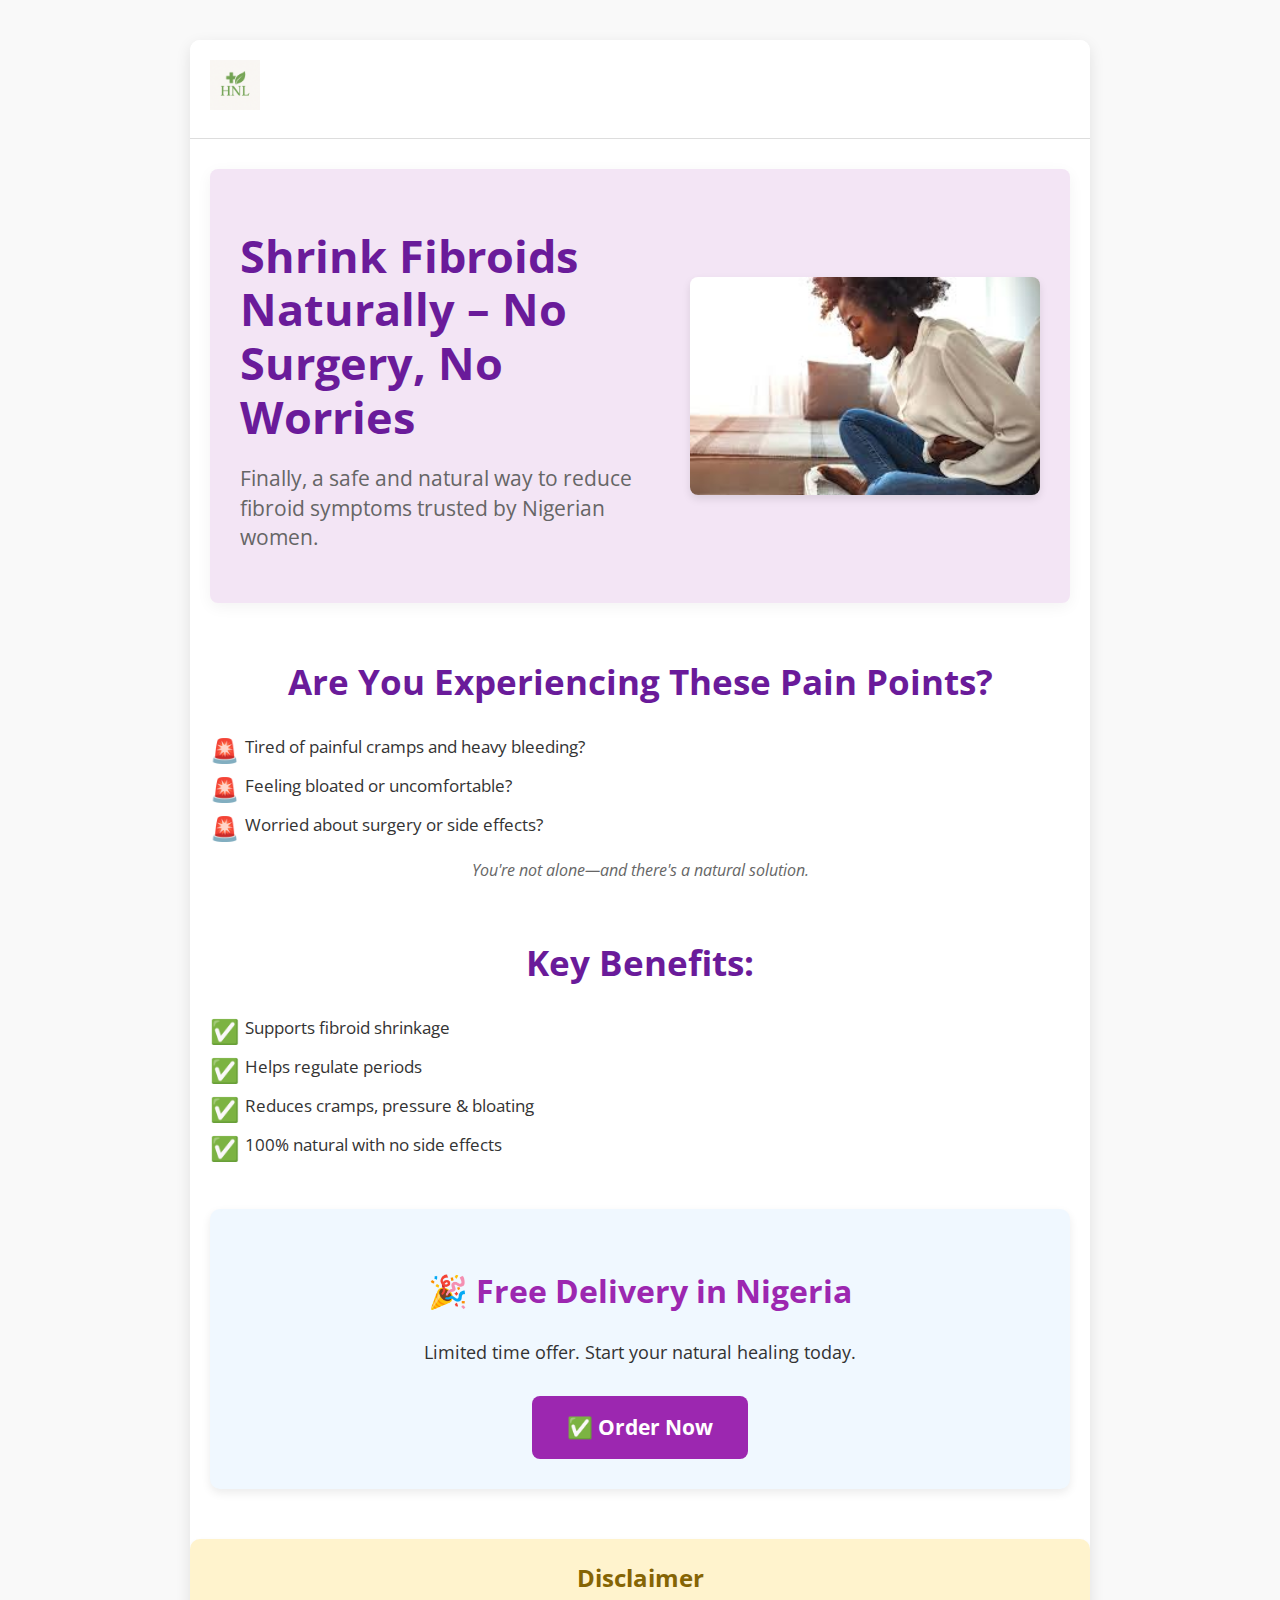
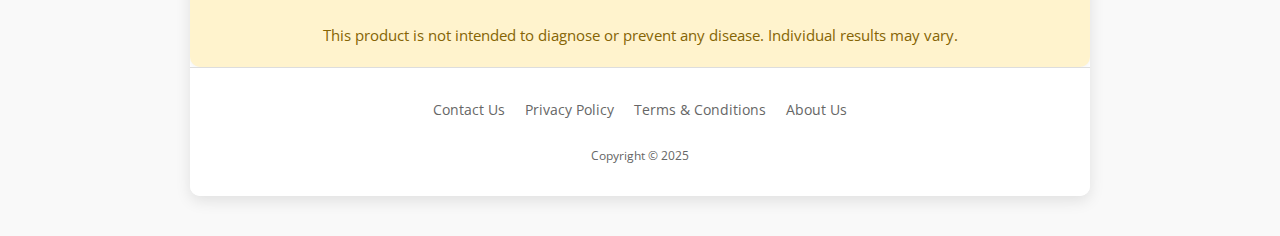
<file: flanding.html>
<!DOCTYPE html>
<html lang="en">
  <head>
    <meta charset="UTF-8" />
    <meta name="viewport" content="width=device-width, initial-scale=1.0, maximum-scale=1.0, user-scalable=no" />
    <title>Shrink Fibroids Naturally - HNL</title>
    <link
      href="https://fonts.googleapis.com/css2?family=Open+Sans:wght@300;400;600;700&display=swap"
      rel="stylesheet"
    />
    <link rel="stylesheet" href="flanding.css" />
    <link rel="shortcut icon" href="hnllog.png" />
  </head>
  <body>
    <!-- Main grid container for the entire page layout -->
    <div class="grid-container">
      <header class="header grid-item">
        <div class="header-content-wrapper">
          <a href="flanding.html">
            <img class="logo" src="hnllog.png" alt="HNL Logo" />
          </a>
        </div>
      </header>

      <!-- Main Content Area -->
      <main class="grid-item main-content-area">
        <section class="hero-section">
          <div class="hero-content">
            <h1 class="heading-primary">
              Shrink Fibroids Naturally – No Surgery, No Worries
            </h1>
            <p class="subheadline">
              Finally, a safe and natural way to reduce fibroid symptoms trusted
              by Nigerian women.
            </p>
          </div>
          <img
            src="fibroid image 2.jpeg"
            alt="Fibroid natural solution"
            class="hero-image"
          />
        </section>

        <section class="pain-points-section">
          <h2>Are You Experiencing These Pain Points?</h2>
          <ul class="pain-list">
            <li data-icon="🚨">Tired of painful cramps and heavy bleeding?</li>
            <li data-icon="🚨">Feeling bloated or uncomfortable?</li>
            <li data-icon="🚨">Worried about surgery or side effects?</li>
          </ul>
          <p class="section-intro-text">
            You're not alone—and there's a natural solution.
          </p>
        </section>

        <section class="benefits-section">
          <h2>Key Benefits:</h2>
          <ul class="benefits-list">
            <li data-icon="✅">Supports fibroid shrinkage</li>
            <li data-icon="✅">Helps regulate periods</li>
            <li data-icon="✅">Reduces cramps, pressure & bloating</li>
            <li data-icon="✅">100% natural with no side effects</li>
          </ul>
        </section>

        <section class="offer-section-landing">
          <div class="offer-content">
            <h2>🎉 Free Delivery in Nigeria</h2>
            <p>Limited time offer. Start your natural healing today.</p>
            <a href="fibroid.html" class="button-main offer-button">
              ✅ Order Now
            </a>
          </div>
        </section>
      </main>

      <!-- Disclaimer Section -->
      <section class="disclaimer-section grid-item">
        <h2>Disclaimer</h2>
        <p>
          This product is not intended to diagnose or prevent any disease.
          Individual results may vary.
        </p>
      </section>

      <!-- Footer Section -->
      <footer class="footer grid-item">
        <div class="footer-container">
          <div class="footer-links">
            <a href="contactus.html">Contact Us</a>
            <a href="privacy.html">Privacy Policy</a>
            <a href="terms.html">Terms & Conditions</a>
            <a href="about.html">About Us</a>
          </div>
          <div class="footer-copyright">Copyright © 2025</div>
        </div>
      </footer>
    </div>
  </body>
</html>
</file>
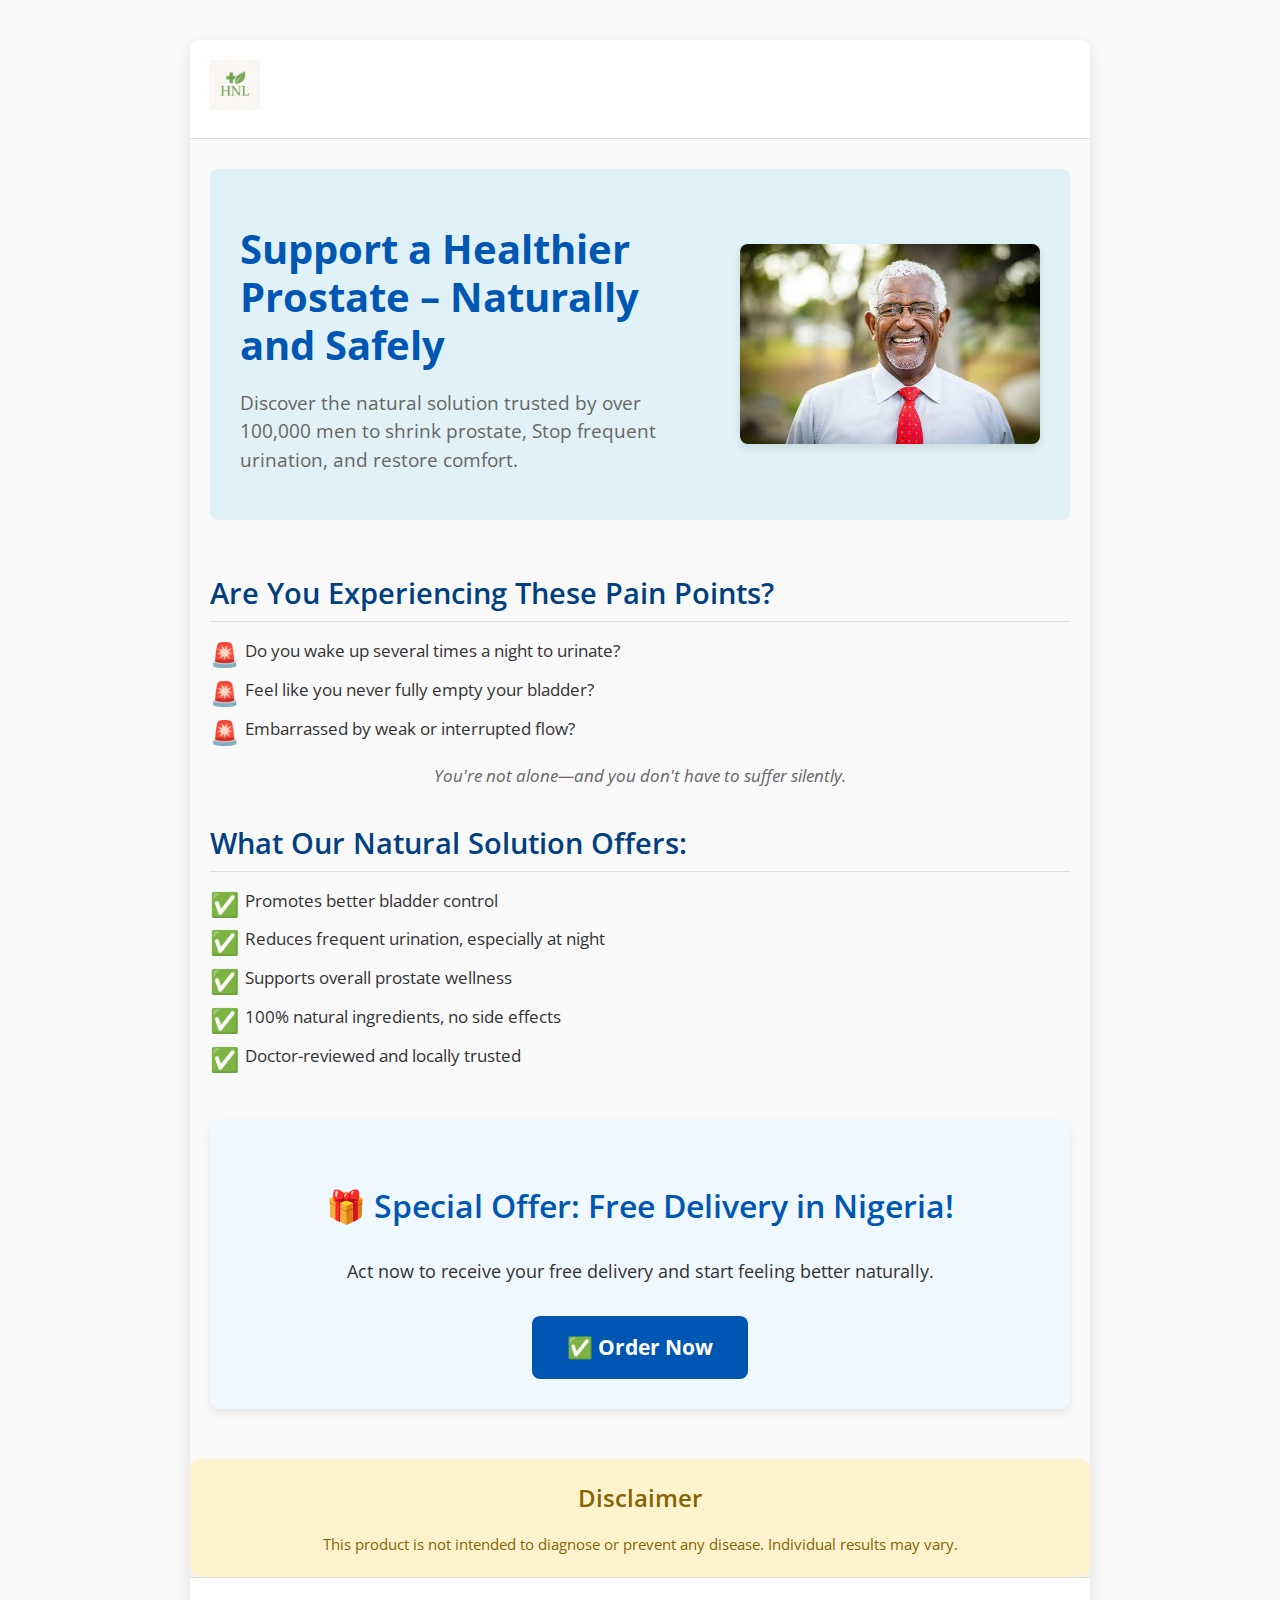
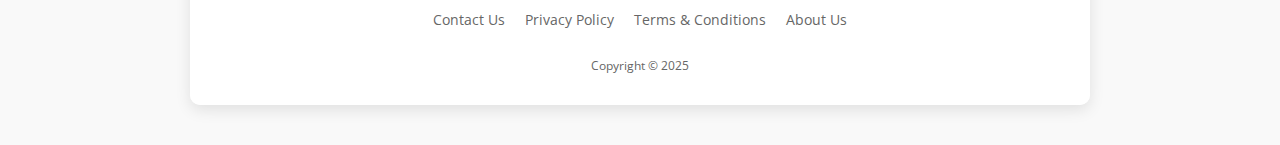
<file: planding.html>
<!DOCTYPE html>
<html lang="en">
  <head>
    <meta charset="UTF-8" />
    <meta name="viewport" content="width=device-width, initial-scale=1.0, maximum-scale=1.0, user-scalable=no" />
    <title>Support a Healthier Prostate</title>
    <link
      href="https://fonts.googleapis.com/css2?family=Open+Sans:wght@300;400;600;700&display=swap"
      rel="stylesheet"
    />
    <link rel="stylesheet" href="planding.css" />
    <link rel="shortcut icon" href="hnllog.png" />
  </head>
  <body>
    <div class="grid-container">
      <header class="header grid-item">
        <div class="header-content-wrapper">
          <a href="planding.html">
            <img class="logo" src="hnllog.png" alt="HNL Logo" />
          </a>
        </div>
      </header>

      <main class="grid-item main-content-area">
        <section class="hero-landing-section">
          <div class="hero-content-landing">
            <h1 class="heading-primary">
              Support a Healthier Prostate – Naturally and Safely
            </h1>
            <p class="subheadline">
              Discover the natural solution trusted by over 100,000 men to
              shrink prostate, Stop frequent urination, and restore comfort.
            </p>
          </div>
          <img
            src="pr2.jpg"
            alt="Prostate health solution"
            class="hero-landing-image"
          />
        </section>

        <section class="pain-points-section">
          <h2>Are You Experiencing These Pain Points?</h2>
          <ul class="pain-list">
            <li data-icon="🚨">
              Do you wake up several times a night to urinate?
            </li>
            <li data-icon="🚨">
              Feel like you never fully empty your bladder?
            </li>
            <li data-icon="🚨">Embarrassed by weak or interrupted flow?</li>
          </ul>
          <p class="section-intro-text">
            You're not alone—and you don't have to suffer silently.
          </p>
        </section>

        <section class="benefits-section">
          <h2>What Our Natural Solution Offers:</h2>
          <ul class="benefits-list">
            <li data-icon="✅">Promotes better bladder control</li>
            <li data-icon="✅">
              Reduces frequent urination, especially at night
            </li>
            <li data-icon="✅">Supports overall prostate wellness</li>
            <li data-icon="✅">100% natural ingredients, no side effects</li>
            <li data-icon="✅">Doctor-reviewed and locally trusted</li>
          </ul>
        </section>

        <section class="offer-section-landing">
          <div class="offer-content">
            <h2>🎁 Special Offer: Free Delivery in Nigeria!</h2>
            <p>
              Act now to receive your free delivery and start feeling better
              naturally.
            </p>
            <a href="index.html" class="button-main offer-button">
              ✅ Order Now
            </a>
          </div>
        </section>
      </main>

      <section class="disclaimer-section grid-item">
        <h2>Disclaimer</h2>
        <p>
          This product is not intended to diagnose or prevent any disease.
          Individual results may vary.
        </p>
      </section>

      <footer class="footer grid-item">
        <div class="footer-container">
          <div class="footer-links">
            <a href="contactus.html">Contact Us</a>
            <a href="privacy.html">Privacy Policy</a>
            <a href="terms.html">Terms & Conditions</a>
            <a href="about.html">About Us</a>
          </div>
          <div class="footer-copyright">Copyright © 2025</div>
        </div>
      </footer>
    </div>
  </body>
</html>
</file>
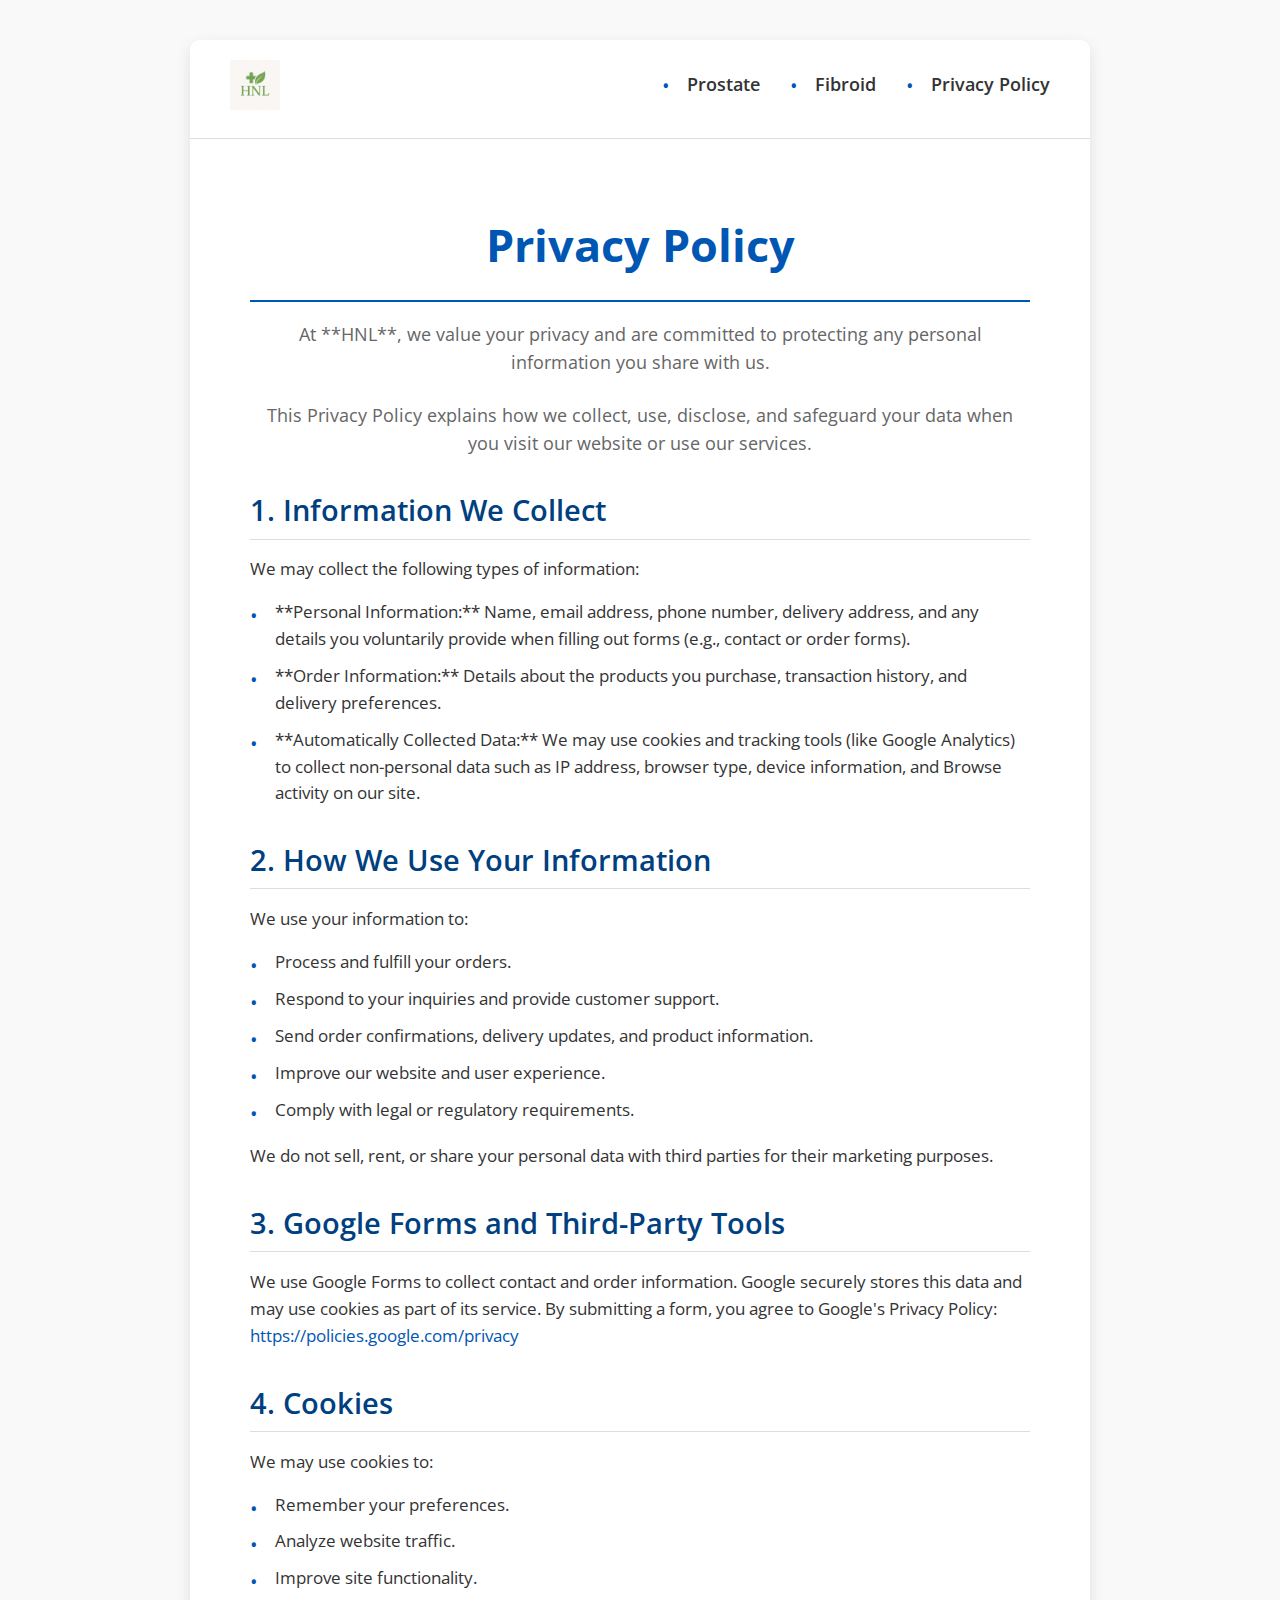
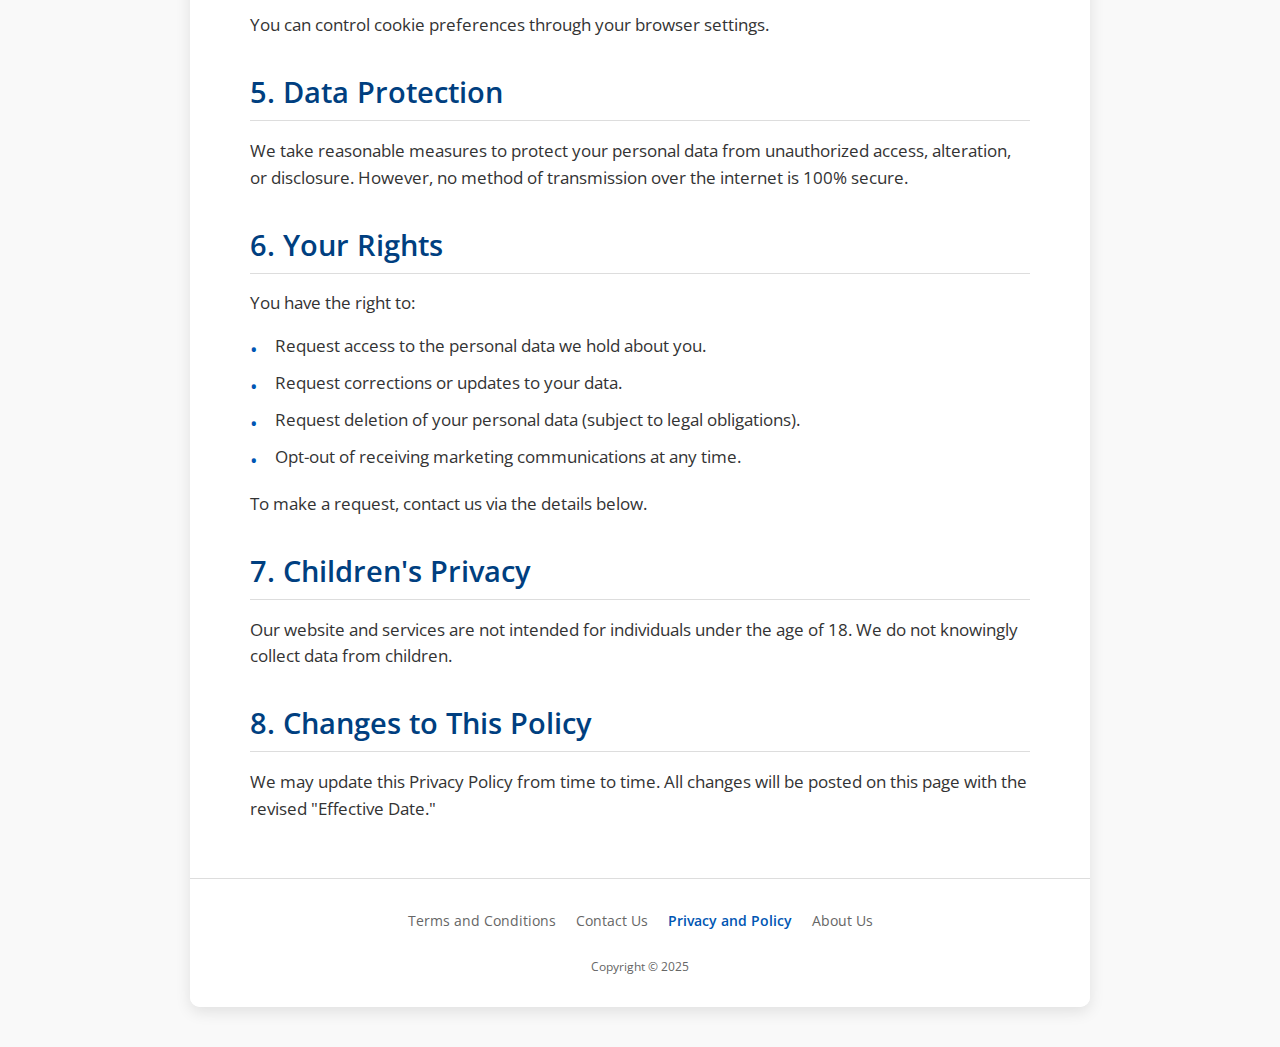
<file: privacy.html>
<!DOCTYPE html>
<html lang="en">
  <head>
    <meta charset="UTF-8" />
    <meta name="viewport" content="width=device-width, initial-scale=1.0" />
    <title>HNL Privacy Policy</title>
    <link
      href="https://fonts.googleapis.com/css2?family=Open+Sans:wght@300;400;600;700&display=swap"
      rel="stylesheet"
    />
    <link rel="stylesheet" href="privacy.css" />
    <link rel="shortcut icon" href="hnllog.png" />
  </head>
  <body>
    <div class="grid-container">
      <header class="header grid-item">
        <div class="header-content-wrapper">
          <a href="index.html">
            <img class="logo" src="hnllog.png" alt="HNL Logo" />
          </a>
          <nav class="main-nav">
            <input type="checkbox" id="nav-toggle" class="nav-toggle">
            <label for="nav-toggle" class="nav-toggle-label">
              <span></span>
            </label>
            <ul class="main-nav-list">
              <li><a href="index.html">Prostate </a></li>
              <li><a href="fibroid.html">Fibroid</a></li>
              <li><a href="privacy.html" class="active">Privacy Policy</a></li>
            </ul>
          </nav>
        </div>
      </header>

      <main class="grid-item main-content-area">
        <h1 class="policy-heading">Privacy Policy</h1>
        <p class="policy-intro">
          At **HNL**, we value your privacy and are committed to protecting any
          personal information you share with us.
        </p>
        <p class="policy-intro">
          This Privacy Policy explains how we collect, use, disclose, and
          safeguard your data when you visit our website or use our services.
        </p>

        <section>
          <h2>1. Information We Collect</h2>
          <p>We may collect the following types of information:</p>
          <ul>
            <li>
              **Personal Information:** Name, email address, phone number,
              delivery address, and any details you voluntarily provide when
              filling out forms (e.g., contact or order forms).
            </li>
            <li>
              **Order Information:** Details about the products you purchase,
              transaction history, and delivery preferences.
            </li>
            <li>
              **Automatically Collected Data:** We may use cookies and tracking
              tools (like Google Analytics) to collect non-personal data such as
              IP address, browser type, device information, and Browse activity
              on our site.
            </li>
          </ul>
        </section>

        <section>
          <h2>2. How We Use Your Information</h2>
          <p>We use your information to:</p>
          <ul>
            <li>Process and fulfill your orders.</li>
            <li>Respond to your inquiries and provide customer support.</li>
            <li>
              Send order confirmations, delivery updates, and product
              information.
            </li>
            <li>Improve our website and user experience.</li>
            <li>Comply with legal or regulatory requirements.</li>
          </ul>
          <p>
            We do not sell, rent, or share your personal data with third parties
            for their marketing purposes.
          </p>
        </section>

        <section>
          <h2>3. Google Forms and Third-Party Tools</h2>
          <p>
            We use Google Forms to collect contact and order information. Google
            securely stores this data and may use cookies as part of its
            service. By submitting a form, you agree to Google's Privacy Policy:
            <a href="https://policies.google.com/privacy" target="_blank"
              >https://policies.google.com/privacy</a
            >
          </p>
        </section>

        <section>
          <h2>4. Cookies</h2>
          <p>We may use cookies to:</p>
          <ul>
            <li>Remember your preferences.</li>
            <li>Analyze website traffic.</li>
            <li>Improve site functionality.</li>
          </ul>
          <p>
            You can control cookie preferences through your browser settings.
          </p>
        </section>

        <section>
          <h2>5. Data Protection</h2>
          <p>
            We take reasonable measures to protect your personal data from
            unauthorized access, alteration, or disclosure. However, no method
            of transmission over the internet is 100% secure.
          </p>
        </section>

        <section>
          <h2>6. Your Rights</h2>
          <p>You have the right to:</p>
          <ul>
            <li>Request access to the personal data we hold about you.</li>
            <li>Request corrections or updates to your data.</li>
            <li>
              Request deletion of your personal data (subject to legal
              obligations).
            </li>
            <li>Opt-out of receiving marketing communications at any time.</li>
          </ul>
          <p>To make a request, contact us via the details below.</p>
        </section>

        <section>
          <h2>7. Children's Privacy</h2>
          <p>
            Our website and services are not intended for individuals under the
            age of 18. We do not knowingly collect data from children.
          </p>
        </section>

        <section>
          <h2>8. Changes to This Policy</h2>
          <p>
            We may update this Privacy Policy from time to time. All changes
            will be posted on this page with the revised "Effective Date."
          </p>
        </section>
      </main>

      <footer class="footer grid-item">
        <div class="footer-container">
          <div class="footer-links">
            <a href="terms.html">Terms and Conditions</a>
            <a href="contactus.html">Contact Us</a>
            <a href="privacy.html">Privacy and Policy</a>
            <a href="about.html">About Us</a>
          </div>
          <div class="footer-copyright">Copyright © 2025</div>
        </div>
      </footer>
    </div>
    
    <script>
      // Close mobile menu when a link is clicked
      document.querySelectorAll('.main-nav-list a').forEach(link => {
        link.addEventListener('click', () => {
          document.getElementById('nav-toggle').checked = false;
        });
      });
    </script>
  </body>
</html>
</file>
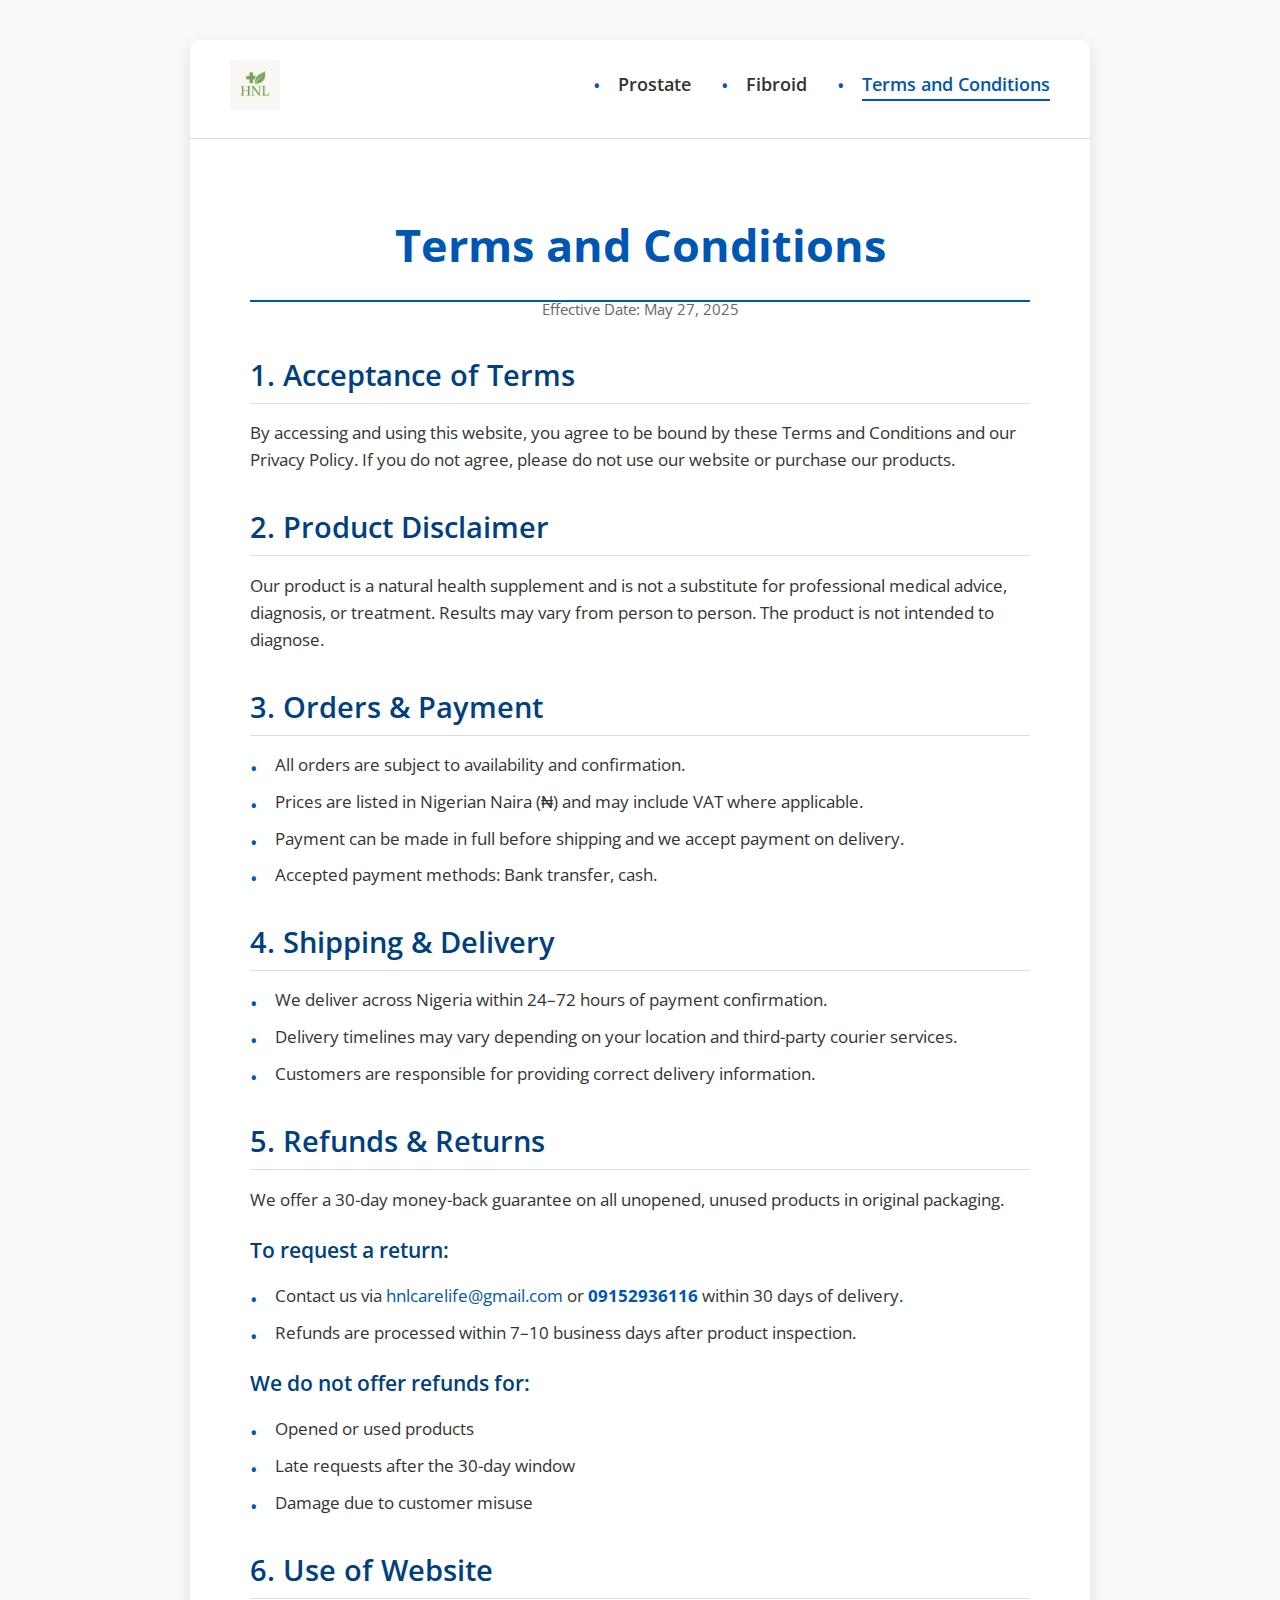
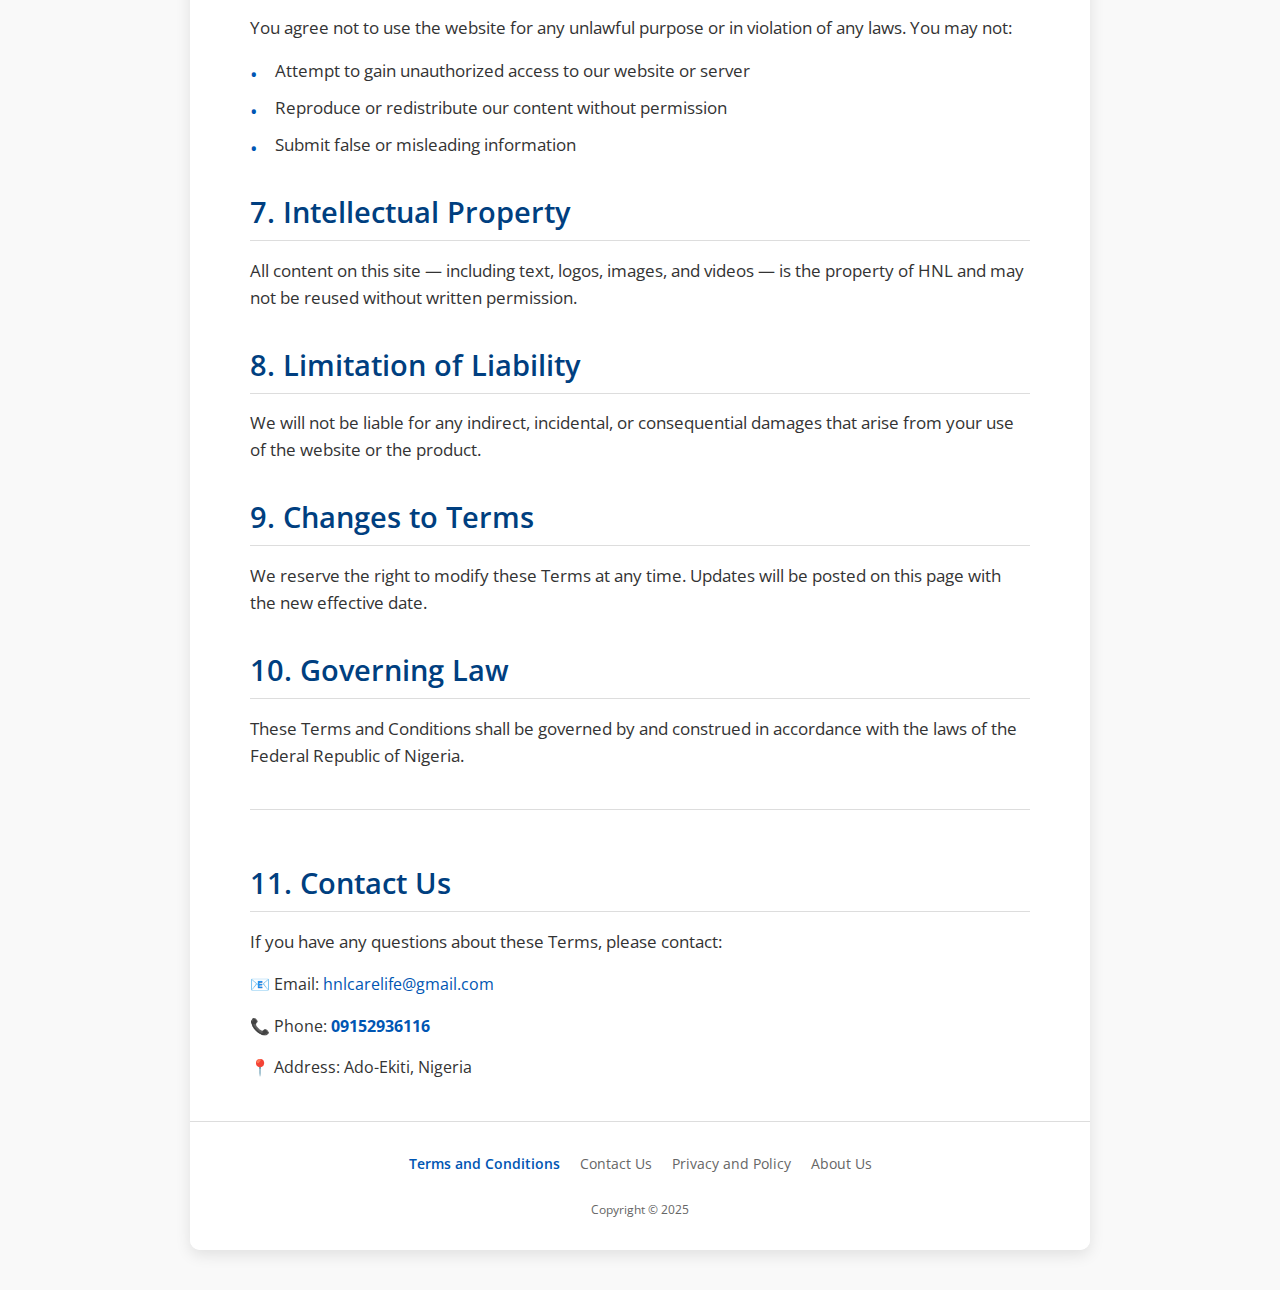
<file: terms.html>
<!DOCTYPE html>
<html lang="en">
  <head>
    <meta charset="UTF-8" />
    <meta name="viewport" content="width=device-width, initial-scale=1.0" />
    <title>Terms and Conditions - HNL</title>
    <link
      href="https://fonts.googleapis.com/css2?family=Open+Sans:wght@300;400;600;700&display=swap"
      rel="stylesheet"
    />
    <link rel="stylesheet" href="terms.css" />
    <link rel="shortcut icon" href="hnllog.png" />
  </head>
  <body>
    <div class="grid-container">
      <header class="header grid-item">
        <div class="header-content-wrapper">
          <a href="index.html">
            <img class="logo" src="hnllog.png" alt="HNL Logo" />
          </a>
          <nav class="main-nav">
            <input type="checkbox" id="nav-toggle" class="nav-toggle">
            <label for="nav-toggle" class="nav-toggle-label">
              <span></span>
            </label>
            <ul class="main-nav-list">
              <li><a href="index.html">Prostate </a></li>
              <li><a href="fibroid.html">Fibroid</a></li>
              <li>
                <a href="terms.html" class="active">Terms and Conditions</a>
              </li>
            </ul>
          </nav>
        </div>
      </header>

      <main class="grid-item main-content-area">
        <h1 class="page-heading">Terms and Conditions</h1>
        <p class="effective-date">Effective Date: May 27, 2025</p>

        <section>
          <h2>1. Acceptance of Terms</h2>
          <p>
            By accessing and using this website, you agree to be bound by these
            Terms and Conditions and our Privacy Policy. If you do not agree,
            please do not use our website or purchase our products.
          </p>
        </section>

        <section>
          <h2>2. Product Disclaimer</h2>
          <p>
            Our product is a natural health supplement and is not a substitute
            for professional medical advice, diagnosis, or treatment. Results
            may vary from person to person. The product is not intended to
            diagnose.
          </p>
        </section>

        <section>
          <h2>3. Orders & Payment</h2>
          <ul>
            <li>All orders are subject to availability and confirmation.</li>
            <li>
              Prices are listed in Nigerian Naira (₦) and may include VAT where
              applicable.
            </li>
            <li>
              Payment can be made in full before shipping and we accept payment
              on delivery.
            </li>
            <li>Accepted payment methods: Bank transfer, cash.</li>
          </ul>
        </section>

        <section>
          <h2>4. Shipping & Delivery</h2>
          <ul>
            <li>
              We deliver across Nigeria within 24–72 hours of payment
              confirmation.
            </li>
            <li>
              Delivery timelines may vary depending on your location and
              third-party courier services.
            </li>
            <li>
              Customers are responsible for providing correct delivery
              information.
            </li>
          </ul>
        </section>

        <section>
          <h2>5. Refunds & Returns</h2>
          <p>
            We offer a 30-day money-back guarantee on all unopened, unused
            products in original packaging.
          </p>
          <h3>To request a return:</h3>
          <ul>
            <li>
              Contact us via
              <a href="mailto:hnlcarelife@gmail.com">hnlcarelife@gmail.com</a>
              or <span class="phone-number">09152936116</span> within 30 days of
              delivery.
            </li>
            <li>
              Refunds are processed within 7–10 business days after product
              inspection.
            </li>
          </ul>
          <h3>We do not offer refunds for:</h3>
          <ul>
            <li>Opened or used products</li>
            <li>Late requests after the 30-day window</li>
            <li>Damage due to customer misuse</li>
          </ul>
        </section>

        <section>
          <h2>6. Use of Website</h2>
          <p>
            You agree not to use the website for any unlawful purpose or in
            violation of any laws. You may not:
          </p>
          <ul>
            <li>
              Attempt to gain unauthorized access to our website or server
            </li>
            <li>Reproduce or redistribute our content without permission</li>
            <li>Submit false or misleading information</li>
          </ul>
        </section>

        <section>
          <h2>7. Intellectual Property</h2>
          <p>
            All content on this site — including text, logos, images, and videos
            — is the property of HNL and may not be reused without written
            permission.
          </p>
        </section>

        <section>
          <h2>8. Limitation of Liability</h2>
          <p>
            We will not be liable for any indirect, incidental, or consequential
            damages that arise from your use of the website or the product.
          </p>
        </section>

        <section>
          <h2>9. Changes to Terms</h2>
          <p>
            We reserve the right to modify these Terms at any time. Updates will
            be posted on this page with the new effective date.
          </p>
        </section>

        <section>
          <h2>10. Governing Law</h2>
          <p>
            These Terms and Conditions shall be governed by and construed in
            accordance with the laws of the Federal Republic of Nigeria.
          </p>
        </section>

        <section class="contact-section-terms">
          <h2>11. Contact Us</h2>
          <p>If you have any questions about these Terms, please contact:</p>
          <div class="contact-details-terms">
            <p>
              📧 Email:
              <a href="mailto:hnlcarelife@gmail.com">hnlcarelife@gmail.com</a>
            </p>
            <p>📞 Phone: <span class="phone-number">09152936116</span></p>
            <p>📍 Address: Ado-Ekiti, Nigeria</p>
          </div>
        </section>
      </main>

      <footer class="footer grid-item">
        <div class="footer-container">
          <div class="footer-links">
            <a href="terms.html">Terms and Conditions</a>
            <a href="contactus.html">Contact Us</a>
            <a href="privacy.html">Privacy and Policy</a>
            <a href="about.html">About Us</a>
          </div>
          <div class="footer-copyright">Copyright © 2025</div>
        </div>
      </footer>
    </div>
    
    <script>
      // Close mobile menu when a link is clicked
      document.querySelectorAll('.main-nav-list a').forEach(link => {
        link.addEventListener('click', () => {
          document.getElementById('nav-toggle').checked = false;
        });
      });
    </script>
  </body>
</html>
</file>
<file: index.css>
/* GLOBAL & BASE STYLES*/

body {
  font-family: "Arial", sans-serif;
  line-height: 1.6;
  color: #333;
  background-color: #f8f8f8;
  width: 100%;
  margin: 0;
  padding: 0;
  overflow-x: hidden;
}

html {
  font-size: 16px;
}

/* --- Common Utility Classes --- */
.section-heading {
  font-size: 2.5rem;
  color: #2e8b57;
  text-align: center;
  margin-bottom: 40px;
  position: relative;
  padding-bottom: 15px;
}

.section-heading::after {
  content: "";
  position: absolute;
  left: 50%;
  bottom: 0;
  transform: translateX(-50%);
  width: 80px;
  height: 4px;
  background-color: #bbe9b2;
  border-radius: 2px;
}

/* --- Common Content Wrapper (Limits and Centers Content) --- */
.grid-container {
  max-width: 1200px;
  margin: 0 auto;
  padding: 0 20px;

  display: grid;
  grid-template-columns: 1fr 1fr;
  gap: 40px;
}

.grid-item {
  background-color: #fff;
  padding: 30px;
  border-radius: 8px;
  box-shadow: 0 4px 15px rgba(0, 0, 0, 0.08);
  display: flex;
  flex-direction: column;
  align-items: center;
  text-align: center;
}

.grid-item p,
.grid-item ul,
.grid-item ol,
.grid-item li {
  text-align: left;
}

.grid-item .section-heading {
  text-align: center;
}

/* --- General Button Styling --- */
.button-main {
  display: inline-block;
  text-decoration: none;
  background-color: #007bff;
  color: #ffffff;
  font-size: 1.4rem;
  font-weight: bold;
  padding: 15px 35px;
  border-radius: 8px;
  border: 2px solid #007bff;
  transition: background-color 0.3s ease, transform 0.1s ease,
    box-shadow 0.3s ease;
  box-shadow: 0 6px 12px rgba(0, 0, 0, 0.25);
}

.button-main:hover,
.button-main:focus {
  background-color: #0056b3;
  border-color: #0056b3;
  transform: translateY(-3px);
  box-shadow: 0 8px 16px rgba(0, 0, 0, 0.3);
}

/*HEADER & NAVIGATION STYLES*/

.header {
  background-color: #bbe9b2;
  padding: 15px 0;
  position: sticky;
  top: 0;
  width: 100%;
  z-index: 1000;
  box-shadow: 0 2px 10px rgba(0, 0, 0, 0.1);
}

.header-content-wrapper {
  /* NEW RULE */
  max-width: 1200px;
  margin: 0 auto;
  padding: 0 20px;
  display: flex;
  justify-content: space-between;
  align-items: center;
}

.header .logo {
  height: 40px;
  width: auto;
}

/* ... rest of your existing .main-nav, .main-nav-list, .main-nav-list li a styles ... */

.main-nav-list {
  list-style: none;
  display: flex;
  gap: 30px;
  padding: 0;
  margin: 0;
}

.main-nav-list li a {
  text-decoration: none;
  color: #ffffff;
  background-color: #044b13;
  font-size: 1rem;
  font-weight: 500;
  padding: 10px 20px;
  border-radius: 50px;
  display: inline-block;
  transition: background-color 0.3s ease, transform 0.1s ease,
    box-shadow 0.3s ease;
  border: 1px solid #044b13;
}

.main-nav-list li a:hover,
.main-nav-list li a:focus {
  background-color: #0056b3;
  color: #ffffff;
  transform: translateY(-2px);
  box-shadow: 0 4px 8px rgba(0, 0, 0, 0.2);
  border-color: #0056b3;
}

.main-nav-list li a.active {
  background-color: #044b13;
  border-color: #044b13;
  font-weight: 700;
  box-shadow: inset 0 2px 4px rgba(0, 0, 0, 0.2);
}

.main-nav-list li a.active:hover {
  background-color: #0056b3;
  border-color: #0056b3;
}

/*MAIN CONTENT AREA*/

main {
  background-color: #bbe9b2;
  padding-top: 100px;
  width: 100%;
}

/* HERO SECTION STYLES*/

.hero-section {
  padding: 60px 0;
  background-color: #bbe9b2;
}

.hero {
  display: flex;
  flex-direction: row;
  align-items: center;
  justify-content: center;
  gap: 40px;
  text-align: left;
}

.hero-content {
  order: 1;
  flex-grow: 1;
  max-width: 50%;
}

.heading-primary {
  font-size: 3.2rem;
  color: #333;
  margin-bottom: 15px;
  line-height: 1.2;
}

.heading-description {
  font-size: 1.8rem;
  color: #555;
  line-height: 1.6;
  margin-top: 0;
}

.hero img {
  order: 2;
  max-width: 40%;
  height: auto;
  margin-bottom: 0;
}

/*PROBLEM/SOLUTION/BENEFITS STYLES */

.problem-solution-section {
  padding: 60px 0;
  background-color: #fefefe;
}

.problem-solution-section .grid-container {
  grid-template-columns: 1.5fr 1fr 1fr;
  grid-template-areas:
    "problem solution solution"
    "problem benefits benefits";
}

.problem-statement {
  grid-area: problem;
}
.solution-intro {
  grid-area: solution;
  text-align: left;
}
.solution-intro .section-heading {
  text-align: left;
}
.solution-intro .section-heading::after {
  left: 0;
  transform: translateX(0);
}
.solution-intro p {
  margin: 0;
  text-align: left;
}
.benefits-list {
  grid-area: benefits;
}

.problem-list,
.benefits-list ul {
  list-style: none;
  padding: 0;
  margin-bottom: 20px;
}

.problem-list li,
.benefits-list ul li {
  font-size: 1.2rem;
  margin-bottom: 15px;
  padding-left: 35px;
  position: relative;
  line-height: 1.4;
  text-align: left;
}

.problem-list li::before {
  content: attr(data-icon);
  position: absolute;
  left: 0;
  color: #e74c3c;
  font-size: 1.5rem;
  top: 0;
}

.benefits-list ul li::before {
  content: attr(data-icon);
  position: absolute;
  left: 0;
  color: #28a745;
  font-size: 1.5rem;
  top: 0;
}

.sub-text {
  font-size: 1.15rem;
  font-style: italic;
  text-align: center;
  color: #555;
  margin-top: 30px;
}

.solution-intro p {
  font-size: 1.15rem;
  line-height: 1.7;
  max-width: 700px; /* Desktop max width */
  margin: 0 auto;
}

/* === TESTIMONIALS & OFFER STYLES === */
.testimonials-offer-section {
  padding: 60px 0;
  background-color: #fefefe;
}

/* Specific grid layout for this section's content */
.testimonials-offer-section .grid-container {
  grid-template-columns: 2fr 1fr;
  grid-template-areas: "testimonials offer";
}

.testimonials-block {
  grid-area: testimonials;
}
.special-offer-block {
  grid-area: offer;
}

.testimonial-cards {
  display: grid;
  grid-template-columns: repeat(auto-fit, minmax(280px, 1fr));
  gap: 25px;
  margin-top: 30px;
  flex-grow: 1;
}

.testimonial-card {
  background-color: #f9f9f9;
  padding: 20px;
  border-radius: 6px;
  border-left: 5px solid #2e8b57;
  font-style: italic;
  position: relative;
  overflow: hidden;
  text-align: left;
}

.testimonial-card::before {
  content: "\201C"; /* Using Unicode for opening double quote */
  font-family: serif;
  font-size: 6em;
  color: rgba(46, 139, 87, 0.1);
  position: absolute;
  top: -20px;
  left: -10px;
  z-index: 0;
}

.testimonial-card p {
  position: relative;
  z-index: 1;
  margin-bottom: 10px;
}

.testimonial-card .reviewer-info {
  font-weight: bold;
  font-style: normal;
  color: #555;
  text-align: right;
  margin-top: 15px;
}

.certification-info {
  font-size: 0.95rem;
  text-align: center;
  color: #666;
  margin-top: 30px;
  padding-top: 20px;
  border-top: 1px solid #eee;
}

.special-offer-block {
  text-align: center;
  justify-content: space-between;
}

.offer-details-list {
  list-style: none;
  padding: 0;
  margin-top: 30px;
  margin-bottom: 40px;
}

.offer-details-list li {
  font-size: 1.25rem;
  margin-bottom: 20px;
  padding-left: 45px;
  position: relative;
  line-height: 1.3;
  text-align: left;
}

.offer-details-list li::before {
  content: attr(data-icon);
  position: absolute;
  left: 0;
  color: #2e8b57;
  font-size: 1.8rem;
  top: 0;
}

.warning-text {
  font-size: 1.5rem;
  font-weight: bold;
  color: #e74c3c;
  margin-bottom: 15px;
}

.call-to-action-text {
  font-size: 1.3rem;
  color: #555;
  margin-bottom: 30px;
}

.order-button-wrapper {
  margin-top: auto;
}

/*PRICING SECTION STYLES */
.pricing-section {
  padding: 80px 0;
  background-color: #fefefe;
  text-align: center;
}

.pricing-section .section-heading {
  margin-bottom: 60px;
}

/* Specific grid for pricing cards */
.pricing-grid {
  display: grid;
  grid-template-columns: repeat(3, 1fr);
  gap: 40px;
  justify-content: center;
  align-items: stretch;
}

.pricing-card {
  background-color: #ffffff;
  padding: 30px 40px;
  border-radius: 12px;
  box-shadow: 0 8px 20px rgba(0, 0, 0, 0.1);
  display: flex;
  flex-direction: column;
  justify-content: space-between;
  align-items: center;
  transition: transform 0.3s ease, box-shadow 0.3s ease;
  border: 2px solid transparent;
  position: relative;
}

.pricing-card:hover {
  transform: translateY(-8px);
  box-shadow: 0 12px 25px rgba(0, 0, 0, 0.15);
}

.pricing-image-wrapper {
  width: 100%;
  height: 180px;
  border-radius: 0;
  overflow: hidden;
  margin-bottom: 25px;
  border: none;
  display: flex;
  justify-content: center;
  align-items: center;
}

.pricing-card-image {
  width: 100%;
  height: 100%;
  object-fit: cover;
  object-position: center;
}

.pack-title {
  font-size: 2.2rem;
  color: #2e8b57;
  margin-bottom: 15px;
}

.pack-description {
  font-size: 1.1rem;
  color: #666;
  margin-bottom: 25px;
  flex-grow: 1;
}

.price-details {
  margin-bottom: 30px;
  font-weight: bold;
}

.currency {
  font-size: 1.5rem;
  vertical-align: baseline;
  margin-right: 2px;
  color: #333;
  display: inline-block;
}

.price {
  font-size: 3.5rem;
  color: #007bff;
  display: inline-block;
}

.old-price {
  font-size: 1.2rem;
  color: #999;
  text-decoration: line-through;
  margin-left: 10px;
}

.pricing-button {
  width: 100%;
  padding: 15px 20px;
  font-size: 1.2rem;
}

.pricing-card.popular {
  border-color: #007bff;
  box-shadow: 0 10px 30px rgba(0, 123, 255, 0.2);
  transform: scale(1.03);
  z-index: 1;
}

.pricing-card.popular:hover {
  transform: translateY(-10px) scale(1.05);
  box-shadow: 0 15px 35px rgba(0, 123, 255, 0.3);
}

.badge {
  position: absolute;
  top: 0;
  right: 0;
  background-color: #2e8b57;
  color: #fff;
  padding: 8px 15px;
  border-bottom-left-radius: 8px;
  font-size: 0.9rem;
  font-weight: bold;
  text-transform: uppercase;
  letter-spacing: 0.5px;
}

/* === ORDER FORM EMBED SECTION STYLES === */

.order-form-section {
  padding: 60px 0;
  background-color: #fefefe;
}

.order-form-section .grid-container {
  grid-template-columns: 1fr;
  justify-items: center;
}

.form-container-wrapper {
  /* Inherits from .grid-item */
  padding: 30px;
  max-width: 560px;
  margin: 0 auto;
  width: 100%;
}

.order-form-section .section-heading {
  margin-bottom: 15px;
  padding-bottom: 5px;
}

.google-form-embed {
  margin-top: 15px;
  margin-bottom: 0;
  border: 1px solid #ccc;
  border-radius: 8px;
  overflow: hidden;
  box-shadow: 0 2px 10px rgba(0, 0, 0, 0.1);
  width: 100%;
  max-width: 100%;
  height: 500px;
}

.google-form-embed iframe {
  display: block;
  width: 100%;
  height: 100%;
  border: none;
}

/*CONTACT SECTION STYLES*/

.contact-section {
  padding: 80px 0;
  background-color: #fefefe;
}

/* The grid-container will ensure the contact-card is centered */
.contact-section .grid-container {
  grid-template-columns: 1fr;
  justify-items: center;
}

.contact-card {
  /* Inherits from .grid-item */
  max-width: 600px;
  margin: 0 auto;
}

.contact-card .section-heading {
  margin-bottom: 20px;
}

.contact-intro-text {
  font-size: 1.15rem;
  color: #555;
  margin-bottom: 30px;
  max-width: 600px;
}

/*CONTACT SECTION STYLES */

.contact-details {
  background-color: #f9f9f9;
  padding: 35px 30px;
  border-radius: 12px;
  box-shadow: 0 4px 15px rgba(0, 0, 0, 0.1);
  margin-top: 20px;
  width: 100%;
  max-width: 400px;
  border: 1px solid #eee;
}

.contact-label {
  font-size: 0.95rem;
  color: #777;
  text-transform: uppercase;
  letter-spacing: 1.5px;
  margin-bottom: 15px;
  font-weight: bold;
}

.phone-number {
  font-size: 2.5rem;
  font-weight: bold;
  color: #333;
  margin-bottom: 30px;
  letter-spacing: 0.5px;
  font-family: "Georgia", serif;
}

/* WhatsApp Button Specific Styling */
.whatsapp-button {
  background-color: #25d366;
  border-color: #25d366;
  padding: 15px 35px;
  font-size: 1.3rem;
  display: inline-flex;
  align-items: center;
  justify-content: center;
  gap: 12px;
  box-shadow: 0 6px 15px rgba(37, 211, 102, 0.4);
  border-radius: 50px;
  transition: all 0.3s ease;
}

.whatsapp-button:hover {
  background-color: #1da851;
  border-color: #1da851;
  transform: translateY(-4px);
  box-shadow: 0 8px 20px rgba(37, 211, 102, 0.6);
}

.whatsapp-icon {
  width: 28px;
  height: 28px;
  vertical-align: middle;
  filter: drop-shadow(0 0 2px rgba(0, 0, 0, 0.2));
}

/*FAQ SECTION STYLES */

.faq-section {
  padding: 80px 0;
  background-color: #fefefe;
}

/* The grid-container will ensure the faq-card is centered */
.faq-section .grid-container {
  grid-template-columns: 1fr;
  justify-items: center;
}

.faq-card {
  /* Inherits from .grid-item */
  max-width: 800px;
  margin: 0 auto;
}

.faq-card .section-heading {
  margin-bottom: 40px;
}

.faq-accordion {
  width: 100%;
  max-width: 800px;
  margin-bottom: 50px;
}

.faq-item {
  background-color: #fff;
  border: 1px solid #eee;
  border-radius: 8px;
  margin-bottom: 15px;
  overflow: hidden;
  box-shadow: 0 2px 10px rgba(0, 0, 0, 0.05);
  transition: box-shadow 0.3s ease;
}

.faq-item:hover {
  box-shadow: 0 4px 15px rgba(0, 0, 0, 0.1);
}

.faq-question {
  display: block;
  padding: 20px 25px;
  font-size: 1.2rem;
  font-weight: bold;
  color: #333;
  cursor: pointer;
  background-color: #f9f9f9;
  border-bottom: 1px solid #eee;
  position: relative;
  text-align: left;
  list-style: none;
}

.faq-question::-webkit-details-marker {
  display: none;
}
.faq-question::before {
  content: "+";
  position: absolute;
  right: 20px;
  top: 50%;
  transform: translateY(-50%);
  font-size: 1.5rem;
  color: #2e8b57;
  transition: transform 0.2s ease-in-out;
}

.faq-item[open] > .faq-question::before {
  content: "−";
  transform: translateY(-50%) rotate(0deg);
}

.faq-item[open] > .faq-question {
  background-color: #f0f0f0;
  border-bottom-color: #ddd;
}

.faq-answer {
  padding: 20px 25px;
  font-size: 1.1rem;
  color: #555;
  text-align: left;
  line-height: 1.6;
  animation: fadeIn 0.3s ease-in-out;
}

.faq-answer p {
  margin: 0;
}

@keyframes fadeIn {
  from {
    opacity: 0;
    transform: translateY(-10px);
  }
  to {
    opacity: 1;
    transform: translateY(0);
  }
}

.faq-cta-box {
  background-color: #bbe9b2;
  padding: 30px;
  border-radius: 10px;
  box-shadow: 0 4px 15px rgba(0, 0, 0, 0.1);
  width: 100%;
  max-width: 600px;
  margin-top: 40px;
}

.faq-stock-warning {
  font-size: 1.3rem;
  font-weight: bold;
  color: #e74c3c;
  margin-bottom: 15px;
}

.faq-action-prompt {
  font-size: 1.2rem;
  color: #333;
  margin-bottom: 25px;
}

.faq-cta-button {
  font-size: 1.3rem;
  padding: 15px 30px;
}

/*  FOOTER STYLES */

footer {
  background-color: #ffffff;
  color: #fefefe;
  padding: 40px 20px;
  font-size: 0.95rem;
}

.footer-container {
  max-width: 1200px;
  margin: 0 auto;
  display: flex;
  flex-direction: row;
  justify-content: space-between;
  align-items: center;
  gap: 0;
}

.footer-links {
  display: flex;
  flex-wrap: wrap;
  justify-content: center;
  gap: 25px;
}

.footer-links a {
  color: #0d3e03;
  text-decoration: none;
  font-weight: 500;
  transition: color 0.3s ease, text-decoration 0.3s ease;
  padding: 5px 0;
}

.footer-links a:hover {
  color: #1b24cc;
  text-decoration: underline;
}

.footer-copyright {
  margin-top: 0;
  color: #0d3e03;
}

/* MOBILE RESPONSIVENESS */

/* Small Mobile Devices (up to 480px) */
@media (max-width: 480px) {
  html {
    font-size: 14px;
  }

  .section-heading {
    font-size: 1.8rem;
    margin-bottom: 25px;
  }

  .grid-container {
    grid-template-columns: 1fr;
    gap: 25px;
    padding: 0 15px;
  }

  .grid-item {
    padding: 20px 15px;
  }

  .button-main {
    font-size: 1.1rem;
    padding: 12px 25px;
  }

  /* Header/Nav */
  .header-content-wrapper {
    flex-direction: column;
    gap: 15px;
  }

  .main-nav-list {
    gap: 10px;
  }

  .main-nav-list li a {
    font-size: 0.9rem;
    padding: 8px 15px;
  }

  /* Hero Section */
  .hero-section {
    padding: 30px 0;
  }

  .hero {
    flex-direction: column;
    gap: 20px;
    text-align: center;
  }

  .hero-content {
    order: 2;
    max-width: 100%;
  }

  .hero img {
    order: 1;
    max-width: 85%;
  }

  .heading-primary {
    font-size: 2rem;
  }

  .heading-description {
    font-size: 1.2rem;
  }

  /* Problem/Solution Section */
  .problem-solution-section .grid-container {
    grid-template-columns: 1fr;
    grid-template-areas:
      "problem"
      "solution"
      "benefits";
  }

  /* Testimonials Section */
  .testimonials-offer-section .grid-container {
    grid-template-columns: 1fr;
    grid-template-areas:
      "testimonials"
      "offer";
  }

  .testimonial-cards {
    grid-template-columns: 1fr;
  }

  /* Pricing Section */
  .pricing-grid {
    grid-template-columns: 1fr;
    gap: 25px;
  }

  .pricing-card {
    padding: 20px 15px;
  }

  .pricing-card.popular {
    transform: scale(1);
  }

  .pricing-card.popular:hover {
    transform: translateY(-10px);
  }

  /* Order Form */
  .google-form-embed {
    width: 100%;
    height: 550px;
    max-width: 100%;
  }

  /* Contact & FAQ */
  .contact-details {
    padding: 25px 20px;
  }

  .phone-number {
    font-size: 2rem;
  }

  .whatsapp-button {
    font-size: 1.1rem;
    padding: 12px 25px;
  }

  /* Footer */
  .footer-container {
    flex-direction: column;
    gap: 20px;
  }
}

/* Medium Mobile Devices (481px to 767px) */
@media (min-width: 481px) and (max-width: 767px) {
  .grid-container {
    grid-template-columns: 1fr;
    gap: 30px;
  }

  /* Header/Nav */
  .header-content-wrapper {
    flex-direction: column;
    gap: 15px;
  }

  /* Hero Section */
  .hero {
    flex-direction: column;
    gap: 30px;
    text-align: center;
  }

  .hero-content {
    order: 2;
    max-width: 100%;
  }

  .hero img {
    order: 1;
    max-width: 70%;
  }

  /* Problem/Solution Section */
  .problem-solution-section .grid-container {
    grid-template-columns: 1fr;
    grid-template-areas:
      "problem"
      "solution"
      "benefits";
  }

  /* Testimonials Section */
  .testimonials-offer-section .grid-container {
    grid-template-columns: 1fr;
    grid-template-areas:
      "testimonials"
      "offer";
  }

  /* Pricing Section */
  .pricing-grid {
    grid-template-columns: 1fr;
    gap: 30px;
  }

  .pricing-card.popular {
    transform: scale(1.02);
  }

  /* Order Form */
  .google-form-embed {
    width: 100%;
  }

  /* Footer */
  .footer-container {
    flex-direction: column;
    gap: 20px;
  }
}

/* Tablets (768px to 1023px) */
@media (min-width: 768px) and (max-width: 1023px) {
  .grid-container {
    gap: 30px;
  }

  /* Hero Section */
  .hero {
    gap: 30px;
  }

  /* Problem/Solution Section */
  .problem-solution-section .grid-container {
    grid-template-columns: 1fr 1fr;
    grid-template-areas:
      "problem solution"
      "benefits benefits";
  }

  /* Testimonials Section */
  .testimonial-cards {
    grid-template-columns: 1fr;
  }

  /* Pricing Section */
  .pricing-grid {
    grid-template-columns: repeat(2, 1fr);
    gap: 30px;
  }

  .pricing-card.popular {
    grid-column: span 2;
    margin: 0 auto;
    max-width: 350px;
  }

  /* Order Form */
  .google-form-embed {
    width: 100%;
  }
}

/* Small Desktop (1024px to 1279px) */
@media (min-width: 1024px) and (max-width: 1279px) {
  .grid-container {
    max-width: 960px;
  }
}

/* Mobile Navigation Menu */
@media (max-width: 767px) {
  .main-nav-list {
    flex-direction: column;
    gap: 10px;
    align-items: center;
  }

  .main-nav-list li {
    width: 100%;
    text-align: center;
  }

  .main-nav-list li a {
    width: 100%;
    display: block;
    text-align: center;
    padding: 10px 0;
  }

  /* Mobile specific form sizing */
  .form-container-wrapper {
    padding: 15px;
    box-shadow: none;
    background: transparent;
  }

  .google-form-embed {
    max-width: 100%;
    width: 100%;
  }
}

/* Mobile Navigation with Hamburger Menu */
.nav-toggle {
  display: none;
}

.nav-toggle-label {
  display: none;
  cursor: pointer;
}

.nav-toggle-label span,
.nav-toggle-label span::before,
.nav-toggle-label span::after {
  display: block;
  background: #044b13;
  height: 2px;
  width: 2em;
  border-radius: 2px;
  position: relative;
}

.nav-toggle-label span::before,
.nav-toggle-label span::after {
  content: "";
  position: absolute;
}

.nav-toggle-label span::before {
  bottom: 7px;
}

.nav-toggle-label span::after {
  top: 7px;
}

@media (max-width: 767px) {
  .nav-toggle-label {
    display: block;
    position: absolute;
    top: 50%;
    right: 20px;
    transform: translateY(-50%);
  }

  .main-nav {
    width: 100%;
  }

  .main-nav-list {
    position: absolute;
    top: 100%;
    right: 0;
    left: 0;
    background: #bbe9b2;
    height: 0;
    overflow: hidden;
    transition: height 0.3s ease;
    z-index: 1000;
    margin: 0;
    padding: 0;
    flex-direction: column;
    align-items: center;
    gap: 0;
  }

  .main-nav-list li {
    width: 100%;
    text-align: center;
    opacity: 0;
    transition: opacity 0.2s ease-out;
  }

  .main-nav-list li a {
    display: block;
    padding: 15px 0;
    margin: 3px 0;
    border-radius: 0;
    border: none;
    background: transparent;
    color: #044b13;
    font-size: 1.1rem;
  }

  .nav-toggle:checked ~ .main-nav-list {
    height: auto;
    padding: 1rem 0;
    box-shadow: 0 10px 15px rgba(0, 0, 0, 0.1);
  }

  .nav-toggle:checked ~ .main-nav-list li {
    opacity: 1;
    transition: opacity 0.3s ease-in 0.2s;
  }

  .header-content-wrapper {
    padding: 10px 20px;
    position: relative;
  }

  .header .logo {
    height: 35px;
    margin-right: auto;
  }

  main {
    padding-top: 70px;
  }

  /* Fix for Google form mobile */
  .form-container-wrapper {
    width: 100%;
    max-width: 100%;
    padding: 15px;
  }

  /* Adjust pricing cards on mobile */
  .pricing-card {
    min-height: 0;
  }

  /* Testimonials need more breathing room on mobile */
  .testimonial-card {
    padding: 25px 15px;
  }

  /* Contact and WhatsApp button adjustments */
  .contact-details {
    width: 100%;
    max-width: 100%;
  }

  .whatsapp-button {
    width: 100%;
  }

  /* Testimonials section fixes */
  .testimonials-block {
    padding: 15px;
    width: 100%;
  }

  .testimonial-cards {
    display: flex;
    flex-direction: column;
    gap: 20px;
    width: 100%;
  }

  .testimonial-card {
    width: 100%;
    margin-bottom: 15px;
    box-shadow: 0 3px 10px rgba(0, 0, 0, 0.1);
  }

  .certification-info {
    font-size: 0.85rem;
    text-align: center;
    margin-top: 20px;
  }

  .certification-info img {
    max-width: 70%;
    height: auto;
    margin: 10px auto;
    display: block;
  }

  /* Special offer block fixes */
  .special-offer-block {
    padding: 15px;
    width: 100%;
  }

  .offer-details-list li {
    font-size: 1.1rem;
    padding-left: 35px;
  }

  .offer-details-list li::before {
    font-size: 1.4rem;
  }

  .warning-text {
    font-size: 1.2rem;
  }

  .call-to-action-text {
    font-size: 1.1rem;
  }

  /* Problem/Solution section improvements */
  .problem-statement,
  .solution-intro,
  .benefits-list {
    padding: 15px;
    width: 100%;
  }

  .solution-intro .section-heading,
  .problem-statement .section-heading,
  .benefits-list .section-heading {
    font-size: 1.5rem;
    text-align: center;
    margin-bottom: 20px;
  }

  .solution-intro .section-heading::after {
    left: 50%;
    transform: translateX(-50%);
  }

  .problem-list li,
  .benefits-list ul li {
    font-size: 1rem;
    padding-left: 30px;
  }

  /* FAQ section improvements */
  .faq-item {
    margin-bottom: 10px;
  }

  .faq-question {
    padding: 15px;
    font-size: 1rem;
  }

  .faq-answer {
    padding: 15px;
    font-size: 0.95rem;
  }

  .faq-cta-box {
    padding: 20px 15px;
  }

  .faq-stock-warning {
    font-size: 1.1rem;
  }

  .faq-action-prompt {
    font-size: 1rem;
  }
}

/* Additional general adjustments for small screens */
@media (max-width: 480px) {
  .grid-item {
    padding: 15px 10px;
  }

  .section-heading {
    font-size: 1.6rem;
  }

  .heading-primary {
    font-size: 1.8rem;
  }

  .heading-description {
    font-size: 1.1rem;
  }

  /* Fix pricing section for very small screens */
  .pricing-card {
    padding: 15px;
  }

  .pricing-image-wrapper {
    height: 150px;
  }

  .pack-title {
    font-size: 1.8rem;
  }

  .price {
    font-size: 2.8rem;
  }

  .currency {
    font-size: 1.2rem;
  }
}

/* Hero section improvements for mobile */
@media (max-width: 767px) {
  .hero-section {
    padding: 20px 0 40px;
  }

  .hero {
    padding: 0 15px;
  }

  .hero img {
    max-width: 80%;
    margin: 0 auto;
  }

  .hero-content {
    padding: 0 10px;
    text-align: center;
  }

  .heading-primary {
    margin-top: 10px;
  }

  /* Navigation improvements */
  .header {
    padding: 10px 0;
  }

  .nav-toggle-label {
    top: 50%;
    transform: translateY(-50%);
  }

  .main-nav-list li a {
    margin: 3px 0;
  }

  .main-nav-list li a.active {
    background-color: #044b13;
    color: white;
  }
}
</file>
<file: about.css>
/* Variables for consistent styling */
:root {
  --primary-color: #0056b3;
  --secondary-color: #003f80;
  --text-color: #333;
  --light-text-color: #666;
  --background-color: #f9f9f9;
  --white: #fff;
  --border-color: #ddd;

  /* Header specific colors */
  --header-bg-color: #ffffff;
  --nav-link-color: #333;
  --nav-link-hover-color: var(--primary-color);
  --nav-link-active-color: var(--primary-color);
}

/* Base Styles */
body {
  font-family: "Open Sans", sans-serif;
  line-height: 1.6;
  color: var(--text-color);
  margin: 0;
  padding: 0;
  background-color: var(--background-color);
  min-height: 100vh;
  display: flex;
  justify-content: center;
  align-items: flex-start;
}

/* CSS Grid Layout for the entire page - Responsive width and centered */
.grid-container {
  display: grid;
  grid-template-areas:
    "header"
    "main"
    "footer";
  grid-template-rows: auto 1fr auto;
  grid-template-columns: minmax(300px, 900px);
  width: 100%;
  max-width: 900px;
  background: var(--white);
  box-shadow: 0 5px 15px rgba(0, 0, 0, 0.1);
  border-radius: 10px;
  margin: 40px 20px;
  overflow: hidden;
}

.header {
  grid-area: header;
  background-color: var(--header-bg-color);
  padding: 20px 40px;
  border-bottom: 1px solid var(--border-color);
}

.header-content-wrapper {
  display: flex;
  justify-content: space-between;
  align-items: center;
  margin: 0 auto;
  position: relative;
}

.logo {
  height: 50px;
}

.main-nav-list {
  list-style: none;
  display: flex;
  gap: 30px;
  margin: 0;
  padding: 0;
}

.main-nav-list li a {
  text-decoration: none;
  color: var(--nav-link-color);
  font-weight: 600;
  font-size: 1.1em;
  transition: color 0.3s ease;
}

.main-nav-list li a:hover {
  color: var(--nav-link-hover-color);
}

.main-nav-list li a.active {
  color: var(--nav-link-active-color);
  border-bottom: 2px solid var(--nav-link-active-color);
  padding-bottom: 3px;
}

/* Main Content Area */
.main-content-area {
  grid-area: main;
  padding: 40px 60px;
}

/* Page Specific Headings and Text */
.page-heading {
  color: var(--primary-color);
  font-size: 2.8em;
  margin-bottom: 10px;
  font-weight: 700;
  text-align: center;
  padding-bottom: 20px;
  border-bottom: 2px solid var(--primary-color);
}

/* General Section Headings */
h2 {
  color: var(--secondary-color);
  font-size: 1.8em;
  margin-top: 30px;
  margin-bottom: 15px;
  border-bottom: 1px solid var(--border-color);
  padding-bottom: 5px;
  font-weight: 600;
}

p {
  margin-bottom: 15px;
  font-size: 1.05em;
}

a {
  color: var(--primary-color);
  text-decoration: none;
  transition: color 0.3s ease;
}

a:hover {
  color: var(--secondary-color);
  text-decoration: underline;
}

ul {
  list-style: none;
  padding: 0;
  margin-bottom: 20px;
}

ul li {
  position: relative;
  padding-left: 25px;
  margin-bottom: 10px;
  font-size: 1.05em;
}

ul li::before {
  content: attr(data-icon) " ";
  color: var(--primary-color);
  font-size: 1.2em;
  position: absolute;
  left: 0;
  top: 0;
}

.phone-number {
  font-weight: 700;
  color: var(--primary-color);
}

.contact-prompt p {
  text-align: left;
  margin-bottom: 5px;
}
.contact-prompt p:last-child {
  margin-bottom: 0;
}

.footer {
  grid-area: footer;
  background-color: var(--white);
  padding: 30px 40px;
  border-top: 1px solid var(--border-color);
  text-align: center;
  color: var(--light-text-color);
  font-size: 0.9em;
}

.footer-container {
  max-width: 900px;
  margin: 0 auto;
  display: flex;
  flex-direction: column;
  align-items: center;
  gap: 15px;
}

.footer-links {
  display: flex;
  gap: 20px;
  flex-wrap: wrap;
  justify-content: center;
}

.footer-links a {
  color: var(--light-text-color);
  font-weight: 400;
  font-size: 1em;
}

.footer-links a:hover {
  color: var(--primary-color);
}

.footer-copyright {
  margin-top: 10px;
  font-size: 0.85em;
  color: var(--light-text-color);
}

/* Mobile Navigation with Hamburger Menu */
.nav-toggle {
  display: none;
}

.nav-toggle-label {
  display: none;
  cursor: pointer;
}

.nav-toggle-label span,
.nav-toggle-label span::before,
.nav-toggle-label span::after {
  display: block;
  background: var(--primary-color);
  height: 2px;
  width: 2em;
  border-radius: 2px;
  position: relative;
}

.nav-toggle-label span::before,
.nav-toggle-label span::after {
  content: '';
  position: absolute;
}

.nav-toggle-label span::before {
  bottom: 7px;
}

.nav-toggle-label span::after {
  top: 7px;
}

/* Responsive Styles */
@media (max-width: 768px) {
  .grid-container {
    margin: 20px 10px;
    border-radius: 8px;
  }
  
  .header {
    padding: 15px 20px;
  }
  
  .logo {
    height: 40px;
  }
  
  .main-content-area {
    padding: 30px 20px;
  }
  
  .page-heading {
    font-size: 2em;
    padding-bottom: 15px;
  }
  
  h2 {
    font-size: 1.5em;
    margin-top: 25px;
  }
  
  p {
    font-size: 1em;
  }
  
  ul li {
    font-size: 1em;
    padding-left: 22px;
  }
  
  .footer {
    padding: 20px;
  }
  
  .footer-links {
    gap: 15px;
  }
  
  /* Mobile Navigation Menu */
  .nav-toggle-label {
    display: block;
    position: absolute;
    top: 50%;
    right: 0;
    transform: translateY(-50%);
    z-index: 2000;
  }
  
  .main-nav {
    width: 100%;
  }
  
  .main-nav-list {
    position: absolute;
    top: 100%;
    right: 0;
    left: 0;
    background: var(--white);
    height: 0;
    overflow: hidden;
    transition: height 0.3s ease;
    z-index: 1000;
    margin: 0;
    padding: 0;
    flex-direction: column;
    align-items: center;
    gap: 0;
    box-shadow: 0 5px 10px rgba(0, 0, 0, 0.1);
  }
  
  .main-nav-list li {
    width: 100%;
    text-align: center;
    opacity: 0;
    transition: opacity 0.2s ease-out;
  }
  
  .main-nav-list li a {
    display: block;
    padding: 15px 0;
    margin: 0;
    border-bottom: 1px solid var(--border-color);
  }
  
  .main-nav-list li a.active {
    border-bottom: 1px solid var(--border-color);
    color: var(--primary-color);
    font-weight: 700;
  }
  
  .nav-toggle:checked ~ .main-nav-list {
    height: auto;
    padding: 0.5rem 0;
  }
  
  .nav-toggle:checked ~ .main-nav-list li {
    opacity: 1;
    transition: opacity 0.3s ease-in 0.2s;
  }
  
  /* Contact prompt adjustments for mobile */
  .contact-prompt {
    font-size: 0.95em;
  }
}
</file>
<file: contactus.css>
/* Variables for consistent styling */
:root {
  --primary-color: #0056b3;
  --secondary-color: #003f80;
  --text-color: #333;
  --light-text-color: #666;
  --background-color: #f9f9f9;
  --white: #fff;
  --border-color: #ddd;

  /* Header specific colors */
  --header-bg-color: #ffffff;
  --nav-link-color: #333;
  --nav-link-hover-color: var(--primary-color);
  --nav-link-active-color: var(--primary-color);

  /* Button specific colors */
  --button-bg-color: var(--primary-color);
  --button-text-color: var(--white);
  --button-hover-bg-color: var(--secondary-color);
}

/* Base Styles */
body {
  font-family: "Open Sans", sans-serif;
  line-height: 1.6;
  color: var(--text-color);
  margin: 0;
  padding: 0;
  background-color: var(--background-color);
  min-height: 100vh;
  display: flex;
  justify-content: center;
  align-items: flex-start;
}

.grid-container {
  display: grid;
  grid-template-areas:
    "header"
    "main"
    "footer";
  grid-template-rows: auto 1fr auto;
  grid-template-columns: minmax(300px, 900px);
  width: 100%;
  max-width: 900px;
  background: var(--white);
  box-shadow: 0 5px 15px rgba(0, 0, 0, 0.1);
  border-radius: 10px;
  margin: 40px 20px;
  overflow: hidden;
}

.header {
  grid-area: header;
  background-color: var(--header-bg-color);
  padding: 20px 40px;
  border-bottom: 1px solid var(--border-color);
}

.header-content-wrapper {
  display: flex;
  justify-content: space-between;
  align-items: center;
  margin: 0 auto;
  position: relative;
}

.logo {
  height: 50px;
}

.main-nav-list {
  list-style: none;
  display: flex;
  gap: 30px;
  margin: 0;
  padding: 0;
}

.main-nav-list li a {
  text-decoration: none;
  color: var(--nav-link-color);
  font-weight: 600;
  font-size: 1.1em;
  transition: color 0.3s ease;
}

.main-nav-list li a:hover {
  color: var(--nav-link-hover-color);
}

.main-nav-list li a.active {
  color: var(--nav-link-active-color);
  border-bottom: 2px solid var(--nav-link-active-color);
  padding-bottom: 3px;
}

.main-content-area {
  grid-area: main;
  padding: 40px 60px;
}

.page-heading {
  color: var(--primary-color);
  font-size: 2.8em;
  margin-bottom: 10px;
  font-weight: 700;
  text-align: center;
  padding-bottom: 20px;
  border-bottom: 2px solid var(--primary-color);
}

.intro-text {
  font-size: 1.1em;
  text-align: center;
  margin-bottom: 25px;
  color: var(--light-text-color);
}

h2 {
  color: var(--secondary-color);
  font-size: 1.8em;
  margin-top: 30px;
  margin-bottom: 15px;
  border-bottom: 1px solid var(--border-color);
  padding-bottom: 5px;
  font-weight: 600;
}

p {
  margin-bottom: 15px;
  font-size: 1.05em;
}

a {
  color: var(--primary-color);
  text-decoration: none;
  transition: color 0.3s ease;
}

a:hover {
  color: var(--secondary-color);
  text-decoration: underline;
}

.contact-details-section {
  margin-bottom: 40px;
}

.contact-item {
  display: flex;
  align-items: center;
  margin-bottom: 10px;
  font-size: 1.1em;
}

.contact-label {
  font-weight: 600;
  color: var(--secondary-color);
  margin-right: 10px;
  min-width: 150px;
}

.contact-value {
  color: var(--text-color);
}

.contact-note {
  font-size: 0.95em;
  color: var(--light-text-color);
  margin-left: 160px;
  margin-top: -5px;
  margin-bottom: 20px;
}

.button-main {
  display: inline-flex;
  align-items: center;
  justify-content: center;
  padding: 12px 25px;
  border-radius: 8px;
  text-decoration: none;
  font-size: 1.1em;
  font-weight: 700;
  transition: background-color 0.3s ease, transform 0.2s ease;
  cursor: pointer;
  border: none;
  text-align: center;
}

.whatsapp-button {
  background-color: #25d366;
  color: var(--white);
  margin-top: 20px;
  margin-left: 160px;
}

.whatsapp-button:hover {
  background-color: #1da851;
  transform: translateY(-2px);
  text-decoration: none;
}

.whatsapp-icon {
  width: 20px;
  height: 20px;
  margin-right: 8px;
  fill: currentColor;
}

.google-form-embed {
  text-align: center;
  margin-top: 20px;
  margin-bottom: 40px;
}

.google-form-embed iframe {
  max-width: 100%;
  border: 1px solid var(--border-color);
  border-radius: 8px;
  height: 800px;
}

.footer {
  grid-area: footer;
  background-color: var(--white);
  padding: 30px 40px;
  border-top: 1px solid var(--border-color);
  text-align: center;
  color: var(--light-text-color);
  font-size: 0.9em;
}

.footer-container {
  max-width: 900px;
  margin: 0 auto;
  display: flex;
  flex-direction: column;
  align-items: center;
  gap: 15px;
}

.footer-links {
  display: flex;
  gap: 20px;
  flex-wrap: wrap;
  justify-content: center;
}

.footer-links a {
  color: var(--light-text-color);
  font-weight: 400;
  font-size: 1em;
}

.footer-links a:hover {
  color: var(--primary-color);
}

.footer-copyright {
  margin-top: 10px;
  font-size: 0.85em;
  color: var(--light-text-color);
}

/* Mobile Navigation with Hamburger Menu */
.nav-toggle {
  display: none;
}

.nav-toggle-label {
  display: none;
  cursor: pointer;
}

.nav-toggle-label span,
.nav-toggle-label span::before,
.nav-toggle-label span::after {
  display: block;
  background: var(--primary-color);
  height: 2px;
  width: 2em;
  border-radius: 2px;
  position: relative;
}

.nav-toggle-label span::before,
.nav-toggle-label span::after {
  content: '';
  position: absolute;
}

.nav-toggle-label span::before {
  bottom: 7px;
}

.nav-toggle-label span::after {
  top: 7px;
}

/* Responsive Styles */
@media (max-width: 768px) {
  .grid-container {
    margin: 20px 10px;
    border-radius: 8px;
  }
  
  .header {
    padding: 15px 20px;
  }
  
  .logo {
    height: 40px;
  }
  
  .main-content-area {
    padding: 30px 20px;
  }
  
  .page-heading {
    font-size: 2em;
    padding-bottom: 15px;
  }
  
  .intro-text {
    font-size: 1em;
  }
  
  h2 {
    font-size: 1.5em;
  }
  
  p {
    font-size: 1em;
  }
  
  .contact-item {
    flex-direction: column;
    align-items: flex-start;
    margin-bottom: 15px;
  }
  
  .contact-label {
    margin-bottom: 5px;
  }
  
  .contact-note {
    margin-left: 0;
    margin-top: 5px;
  }
  
  .whatsapp-button {
    margin-left: 0;
    width: 100%;
  }
  
  .footer {
    padding: 20px;
  }
  
  .footer-links {
    gap: 15px;
  }
  
  /* Mobile Navigation Menu */
  .nav-toggle-label {
    display: block;
    position: absolute;
    top: 50%;
    right: 0;
    transform: translateY(-50%);
    z-index: 2000;
  }
  
  .main-nav {
    width: 100%;
  }
  
  .main-nav-list {
    position: absolute;
    top: 100%;
    right: 0;
    left: 0;
    background: var(--white);
    height: 0;
    overflow: hidden;
    transition: height 0.3s ease;
    z-index: 1000;
    margin: 0;
    padding: 0;
    flex-direction: column;
    align-items: center;
    gap: 0;
    box-shadow: 0 5px 10px rgba(0, 0, 0, 0.1);
  }
  
  .main-nav-list li {
    width: 100%;
    text-align: center;
    opacity: 0;
    transition: opacity 0.2s ease-out;
  }
  
  .main-nav-list li a {
    display: block;
    padding: 15px 0;
    margin: 0;
    border-bottom: 1px solid var(--border-color);
  }
  
  .main-nav-list li a.active {
    border-bottom: 1px solid var(--border-color);
    color: var(--primary-color);
    font-weight: 700;
  }
  
  .nav-toggle:checked ~ .main-nav-list {
    height: auto;
    padding: 0.5rem 0;
  }
  
  .nav-toggle:checked ~ .main-nav-list li {
    opacity: 1;
    transition: opacity 0.3s ease-in 0.2s;
  }
}
</file>
<file: fibroid.css>
/* === GLOBAL & BASE STYLES === */
body {
  font-family: "Arial", sans-serif;
  line-height: 1.6;
  color: #333;
  background-color: #f8f8f8;
  width: 100%;
  margin: 0;
  padding: 0;
  overflow-x: hidden;
}

html {
  font-size: 16px; /* Base font size for rem units */
}

/* --- Common Utility Classes --- */
.section-heading {
  font-size: 2.5rem;
  color: #2e8b57;
  text-align: center;
  margin-bottom: 40px;
  position: relative;
  padding-bottom: 15px;
}

.section-heading::after {
  content: "";
  position: absolute;
  left: 50%;
  bottom: 0;
  transform: translateX(-50%);
  width: 80px;
  height: 4px;
  background-color: #bbe9b2;
  border-radius: 2px;
}

.grid-container {
  max-width: 1200px;
  margin: 0 auto;
  padding: 0 20px;

  display: grid;
  grid-template-columns: 1fr 1fr;
  gap: 40px;
}

/* Basic styling for all grid items (applied to elements with .grid-item class) */
.grid-item {
  background-color: #fff;
  padding: 30px;
  border-radius: 8px;
  box-shadow: 0 4px 15px rgba(0, 0, 0, 0.08);
  display: flex;
  flex-direction: column;
  align-items: center;
  text-align: center;
}

.grid-item p,
.grid-item ul,
.grid-item ol,
.grid-item li {
  text-align: left;
}

.grid-item .section-heading {
  text-align: center;
}

/* --- General Button Styling --- */
.button-main {
  display: inline-block;
  text-decoration: none;
  background-color: #007bff;
  color: #ffffff;
  font-size: 1.4rem;
  font-weight: bold;
  padding: 15px 35px;
  border-radius: 8px;
  border: 2px solid #007bff;
  transition: background-color 0.3s ease, transform 0.1s ease,
    box-shadow 0.3s ease;
  box-shadow: 0 6px 12px rgba(0, 0, 0, 0.25);
}

.button-main:hover,
.button-main:focus {
  background-color: #0056b3;
  border-color: #0056b3;
  transform: translateY(-3px);
  box-shadow: 0 8px 16px rgba(0, 0, 0, 0.3);
}

/* === HEADER & NAVIGATION STYLES === */
.header {
  background-color: #bbe9b2;
  padding: 15px 0;
  position: sticky;
  top: 0;
  width: 100%;
  z-index: 1000;
  box-shadow: 0 2px 10px rgba(0, 0, 0, 0.1);
}

.header-content-wrapper {
  /* NEW RULE */
  max-width: 1200px;
  margin: 0 auto;
  padding: 0 20px;
  display: flex;
  justify-content: space-between;
  align-items: center;
}

.header .logo {
  height: 40px;
  width: auto;
}

.main-nav-list {
  list-style: none;
  display: flex;
  gap: 30px;
  padding: 0;
  margin: 0;
}

.main-nav-list li a {
  text-decoration: none;
  color: #ffffff;
  background-color: #044b13;
  font-size: 1rem;
  font-weight: 500;
  padding: 10px 20px;
  border-radius: 50px;
  display: inline-block;
  transition: background-color 0.3s ease, transform 0.1s ease,
    box-shadow 0.3s ease;
  border: 1px solid #044b13;
}

.main-nav-list li a:hover,
.main-nav-list li a:focus {
  background-color: #0056b3;
  color: #ffffff;
  transform: translateY(-2px);
  box-shadow: 0 4px 8px rgba(0, 0, 0, 0.2);
  border-color: #0056b3;
}

.main-nav-list li a.active {
  background-color: #044b13;
  border-color: #044b13;
  font-weight: 700;
  box-shadow: inset 0 2px 4px rgba(0, 0, 0, 0.2);
}

.main-nav-list li a.active:hover {
  background-color: #0056b3;
  border-color: #0056b3;
}

/* === MAIN CONTENT AREA === */

main {
  background-color: #bbe9b2;
  padding-top: 100px; /* Space for sticky header */
  width: 100%;
}

/* === HERO SECTION STYLES === */

.hero-section {
  padding: 60px 0;
  background-color: #bbe9b2;
}

.hero {
  display: flex;
  flex-direction: row;
  align-items: center;
  justify-content: center;
  gap: 40px;
  text-align: left;
}

.hero-content {
  order: 1;
  flex-grow: 1;
  max-width: 50%;
}

.heading-primary {
  font-size: 3.2rem;
  color: #333;
  margin-bottom: 15px;
  line-height: 1.2;
}

.heading-description {
  font-size: 1.8rem;
  color: #555;
  line-height: 1.6;
  margin-top: 0;
}

.hero img {
  order: 2;
  max-width: 40%;
  height: 400px;
  margin-bottom: 0;
}

/* === PROBLEM/SOLUTION/BENEFITS STYLES === */

.problem-solution-section {
  padding: 60px 0;
  background-color: #fefefe;
}

/* Specific grid layout for this section's content */
.problem-solution-section .grid-container {
  grid-template-columns: 1.5fr 1fr 1fr;
  grid-template-areas:
    "problem solution solution"
    "problem benefits benefits";
}

.problem-statement {
  grid-area: problem;
}
.solution-intro {
  grid-area: solution;
  text-align: left;
}
.solution-intro .section-heading {
  text-align: left;
}
.solution-intro .section-heading::after {
  left: 0;
  transform: translateX(0);
}
.solution-intro p {
  margin: 0;
  text-align: left;
}
.benefits-list {
  grid-area: benefits;
}

.problem-list,
.benefits-list ul {
  list-style: none;
  padding: 0;
  margin-bottom: 20px;
}

.problem-list li,
.benefits-list ul li {
  font-size: 1.2rem;
  margin-bottom: 15px;
  padding-left: 35px;
  position: relative;
  line-height: 1.4;
  text-align: left;
}

.problem-list li::before {
  content: attr(data-icon);
  position: absolute;
  left: 0;
  color: #e74c3c;
  font-size: 1.5rem;
  top: 0;
}

.benefits-list ul li::before {
  content: attr(data-icon);
  position: absolute;
  left: 0;
  color: #28a745;
  font-size: 1.5rem;
  top: 0;
}

.sub-text {
  font-size: 1.15rem;
  font-style: italic;
  text-align: center;
  color: #555;
  margin-top: 30px;
}

.solution-intro p {
  font-size: 1.15rem;
  line-height: 1.7;
  max-width: 700px;
  margin: 0 auto;
}

/* === TESTIMONIALS & OFFER STYLES === */

.testimonials-offer-section {
  padding: 60px 0;
  background-color: #fefefe;
}

.testimonials-offer-section .grid-container {
  grid-template-columns: 2fr 1fr;
  grid-template-areas: "testimonials offer";
}

.testimonials-block {
  grid-area: testimonials;
}
.special-offer-block {
  grid-area: offer;
}

.testimonial-cards {
  display: grid;
  grid-template-columns: repeat(auto-fit, minmax(280px, 1fr));
  gap: 25px;
  margin-top: 30px;
  flex-grow: 1;
}

.testimonial-card {
  background-color: #f9f9f9;
  padding: 20px;
  border-radius: 6px;
  border-left: 5px solid #2e8b57;
  font-style: italic;
  position: relative;
  overflow: hidden;
  text-align: left;
}

.testimonial-card::before {
  content: "\201C"; /* Using Unicode for opening double quote */
  font-family: serif;
  font-size: 6em;
  color: rgba(46, 139, 87, 0.1);
  position: absolute;
  top: -20px;
  left: -10px;
  z-index: 0;
}

.testimonial-card p {
  position: relative;
  z-index: 1;
  margin-bottom: 10px;
}

.testimonial-card .reviewer-info {
  font-weight: bold;
  font-style: normal;
  color: #555;
  text-align: right;
  margin-top: 15px;
}

.certification-info {
  font-size: 0.95rem;
  text-align: center;
  color: #666;
  margin-top: 30px;
  padding-top: 20px;
  border-top: 1px solid #eee;
}

.special-offer-block {
  text-align: center;
  justify-content: space-between;
}

.offer-details-list {
  list-style: none;
  padding: 0;
  margin-top: 30px;
  margin-bottom: 40px;
}

.offer-details-list li {
  font-size: 1.25rem;
  margin-bottom: 20px;
  padding-left: 45px;
  position: relative;
  line-height: 1.3;
  text-align: left;
}

.offer-details-list li::before {
  content: attr(data-icon);
  position: absolute;
  left: 0;
  color: #2e8b57;
  font-size: 1.8rem;
  top: 0;
}

.warning-text {
  font-size: 1.5rem;
  font-weight: bold;
  color: #e74c3c;
  margin-bottom: 15px;
}

.call-to-action-text {
  font-size: 1.3rem;
  color: #555;
  margin-bottom: 30px;
}

.order-button-wrapper {
  margin-top: auto;
}

/* === PRICING SECTION STYLES === */

.pricing-section {
  padding: 80px 0;
  background-color: #fefefe;
  text-align: center;
}

.pricing-section .section-heading {
  margin-bottom: 60px;
}

/* Specific grid for pricing cards */
.pricing-grid {
  display: grid;
  grid-template-columns: repeat(3, 1fr);
  gap: 40px;
  justify-content: center;
  align-items: stretch;
}

.pricing-card {
  background-color: #ffffff;
  padding: 30px 40px;
  border-radius: 12px;
  box-shadow: 0 8px 20px rgba(0, 0, 0, 0.1);
  display: flex;
  flex-direction: column;
  justify-content: space-between;
  align-items: center;
  transition: transform 0.3s ease, box-shadow 0.3s ease;
  border: 2px solid transparent;
  position: relative;
}

.pricing-card:hover {
  transform: translateY(-8px);
  box-shadow: 0 12px 25px rgba(0, 0, 0, 0.15);
}

.pricing-image-wrapper {
  width: 100%;
  height: 180px;
  border-radius: 0;
  overflow: hidden;
  margin-bottom: 25px;
  border: none;
  display: flex;
  justify-content: center;
  align-items: center;
}

.pricing-card-image {
  width: 100%;
  height: 100%;
  object-fit: cover;
  object-position: center;
}

.pack-title {
  font-size: 2.2rem;
  color: #2e8b57;
  margin-bottom: 15px;
}

.pack-description {
  font-size: 1.1rem;
  color: #666;
  margin-bottom: 25px;
  flex-grow: 1;
}

.price-details {
  margin-bottom: 30px;
  font-weight: bold;
}

.currency {
  font-size: 1.5rem;
  vertical-align: baseline;
  margin-right: 2px;
  color: #333;
  display: inline-block;
}

.price {
  font-size: 3.5rem;
  color: #007bff;
  display: inline-block;
}

.old-price {
  font-size: 1.2rem;
  color: #999;
  text-decoration: line-through;
  margin-left: 10px;
}

.pricing-button {
  width: 100%;
  padding: 15px 20px;
  font-size: 1.2rem;
}

.pricing-card.popular {
  border-color: #007bff;
  box-shadow: 0 10px 30px rgba(0, 123, 255, 0.2);
  transform: scale(1.03);
  z-index: 1;
}

.pricing-card.popular:hover {
  transform: translateY(-10px) scale(1.05);
  box-shadow: 0 15px 35px rgba(0, 123, 255, 0.3);
}

.badge {
  position: absolute;
  top: 0;
  right: 0;
  background-color: #2e8b57;
  color: #fff;
  padding: 8px 15px;
  border-bottom-left-radius: 8px;
  font-size: 0.9rem;
  font-weight: bold;
  text-transform: uppercase;
  letter-spacing: 0.5px;
}

/* === ORDER FORM EMBED SECTION STYLES === */

.order-form-section {
  padding: 60px 0;
  background-color: #fefefe;
}
.order-form-section .grid-container {
  grid-template-columns: 1fr;
  justify-items: center;
}

.form-container-wrapper {
  /* Inherits from .grid-item */
  padding: 30px;
  max-width: 560px;
  margin: 0 auto;
}

.order-form-section .section-heading {
  margin-bottom: 15px;
  padding-bottom: 5px;
}

.google-form-embed {
  margin-top: 15px;
  margin-bottom: 0;
  border: 1px solid #ccc;
  border-radius: 8px;
  overflow: hidden;
  box-shadow: 0 2px 10px rgba(0, 0, 0, 0.1);
  width: 500px;
  height: 500px;
}

.google-form-embed iframe {
  display: block;
  width: 100%;
  height: 100%;
  border: none;
}
/* === CONTACT SECTION STYLES === */

.contact-section {
  padding: 80px 0;
  background-color: #fefefe;
}

.contact-section .grid-container {
  grid-template-columns: 1fr;
  justify-items: center;
}

.contact-card {
  /* Inherits from .grid-item */
  max-width: 600px;
  margin: 0 auto;
}

.contact-card .section-heading {
  margin-bottom: 20px;
}

.contact-intro-text {
  font-size: 1.15rem;
  color: #555;
  margin-bottom: 30px;
  max-width: 600px;
}
/* === CONTACT SECTION STYLES (Non-Responsive, Desktop-Oriented) === */

.contact-details {
  background-color: #f9f9f9;
  padding: 35px 30px;
  border-radius: 12px;
  box-shadow: 0 4px 15px rgba(0, 0, 0, 0.1);
  margin-top: 20px;
  width: 100%;
  max-width: 400px;
  border: 1px solid #eee;
}

.contact-label {
  font-size: 0.95rem;
  color: #777;
  text-transform: uppercase;
  letter-spacing: 1.5px;
  margin-bottom: 15px;
  font-weight: bold;
}

.phone-number {
  font-size: 2.5rem;
  font-weight: bold;
  color: #333;
  margin-bottom: 30px;
  letter-spacing: 0.5px;
  font-family: "Georgia", serif;
}

/* WhatsApp Button Specific Styling */
.whatsapp-button {
  background-color: #25d366;
  border-color: #25d366;
  padding: 15px 35px;
  display: inline-flex;
  align-items: center;
  justify-content: center;
  gap: 12px;
  box-shadow: 0 6px 15px rgba(37, 211, 102, 0.4);
  border-radius: 50px;
  transition: all 0.3s ease;
}

.whatsapp-button:hover {
  background-color: #1da851;
  border-color: #1da851;
  transform: translateY(-4px);
  box-shadow: 0 8px 20px rgba(37, 211, 102, 0.6);
}

.whatsapp-icon {
  width: 28px;
  height: 28px;
  vertical-align: middle;
  filter: drop-shadow(0 0 2px rgba(0, 0, 0, 0.2));
}

/* === FAQ SECTION STYLES === */

.faq-section {
  padding: 80px 0;
  background-color: #fefefe;
}

.faq-section .grid-container {
  grid-template-columns: 1fr;
  justify-items: center;
}

.faq-card {
  max-width: 800px;
  margin: 0 auto;
}

.faq-card .section-heading {
  margin-bottom: 40px;
}

.faq-accordion {
  width: 100%;
  max-width: 800px;
  margin-bottom: 50px;
}

.faq-item {
  background-color: #fff;
  border: 1px solid #eee;
  border-radius: 8px;
  margin-bottom: 15px;
  overflow: hidden;
  box-shadow: 0 2px 10px rgba(0, 0, 0, 0.05);
  transition: box-shadow 0.3s ease;
}

.faq-item:hover {
  box-shadow: 0 4px 15px rgba(0, 0, 0, 0.1);
}

.faq-question {
  display: block;
  padding: 20px 25px;
  font-size: 1.2rem;
  font-weight: bold;
  color: #333;
  cursor: pointer;
  background-color: #f9f9f9;
  border-bottom: 1px solid #eee;
  position: relative;
  text-align: left;
  list-style: none;
}

.faq-question::-webkit-details-marker {
  display: none;
}
.faq-question::before {
  content: "+";
  position: absolute;
  right: 20px;
  top: 50%;
  transform: translateY(-50%);
  font-size: 1.5rem;
  color: #2e8b57;
  transition: transform 0.2s ease-in-out;
}

.faq-item[open] > .faq-question::before {
  content: "−";
  transform: translateY(-50%) rotate(0deg);
}

.faq-item[open] > .faq-question {
  background-color: #f0f0f0;
  border-bottom-color: #ddd;
}

.faq-answer {
  padding: 20px 25px;
  font-size: 1.1rem;
  color: #555;
  text-align: left;
  line-height: 1.6;
  animation: fadeIn 0.3s ease-in-out;
}

.faq-answer p {
  margin: 0;
}

@keyframes fadeIn {
  from {
    opacity: 0;
    transform: translateY(-10px);
  }
  to {
    opacity: 1;
    transform: translateY(0);
  }
}

.faq-cta-box {
  background-color: #bbe9b2;
  padding: 30px;
  border-radius: 10px;
  box-shadow: 0 4px 15px rgba(0, 0, 0, 0.1);
  width: 100%;
  max-width: 600px;
  margin-top: 40px;
}

.faq-stock-warning {
  font-size: 1.3rem;
  font-weight: bold;
  color: #e74c3c;
  margin-bottom: 15px;
}

.faq-action-prompt {
  font-size: 1.2rem;
  color: #333;
  margin-bottom: 25px;
}

.faq-cta-button {
  font-size: 1.3rem;
  padding: 15px 30px;
}

/* FOOTER STYLES*/

footer {
  background-color: #ffffff;
  color: #fefefe;
  padding: 40px 20px;
  font-size: 0.95rem;
}

.footer-container {
  max-width: 1200px;
  margin: 0 auto;
  display: flex;
  flex-direction: row;
  justify-content: space-between;
  align-items: center;
  gap: 0;
}

.footer-links {
  display: flex;
  flex-wrap: wrap;
  justify-content: center;
  gap: 25px;
}

.footer-links a {
  color: #0d3e03;
  text-decoration: none;
  font-weight: 500;
  transition: color 0.3s ease, text-decoration 0.3s ease;
  padding: 5px 0;
}

.footer-links a:hover {
  color: #1b24cc;
  text-decoration: underline;
}

.footer-copyright {
  margin-top: 0;
  color: #0d3e03;
}

/* === MOBILE RESPONSIVENESS === */

/* Mobile Navigation with Hamburger Menu */
.nav-toggle {
  display: none;
}

.nav-toggle-label {
  display: none;
  cursor: pointer;
}

.nav-toggle-label span,
.nav-toggle-label span::before,
.nav-toggle-label span::after {
  display: block;
  background: #044b13;
  height: 2px;
  width: 2em;
  border-radius: 2px;
  position: relative;
}

.nav-toggle-label span::before,
.nav-toggle-label span::after {
  content: "";
  position: absolute;
}

.nav-toggle-label span::before {
  bottom: 7px;
}

.nav-toggle-label span::after {
  top: 7px;
}

/* Form adjustments */
.form-container-wrapper {
  width: 100%;
}

.google-form-embed {
  width: 100%;
  max-width: 500px;
  height: 500px;
}

/* Small Mobile Devices (up to 480px) */
@media (max-width: 480px) {
  html {
    font-size: 14px;
  }

  .section-heading {
    font-size: 1.6rem;
    margin-bottom: 25px;
  }

  .grid-container {
    grid-template-columns: 1fr;
    gap: 25px;
    padding: 0 15px;
  }

  .grid-item {
    padding: 15px 10px;
  }

  .button-main {
    font-size: 1.1rem;
    padding: 12px 25px;
  }

  /* Header/Nav */
  .header-content-wrapper {
    flex-direction: column;
    gap: 15px;
    padding: 10px 20px;
    position: relative;
  }

  .header .logo {
    height: 35px;
    margin-right: auto;
  }

  /* Hero Section */
  .hero-section {
    padding: 20px 0 40px;
  }

  .hero {
    flex-direction: column;
    gap: 20px;
    text-align: center;
    padding: 0 15px;
  }

  .hero-content {
    order: 2;
    max-width: 100%;
    padding: 0 10px;
  }

  .hero img {
    order: 1;
    max-width: 85%;
    height: auto;
    margin: 0 auto;
  }

  .heading-primary {
    font-size: 1.8rem;
    margin-top: 10px;
  }

  .heading-description {
    font-size: 1.1rem;
  }

  /* Problem/Solution Section */
  .problem-solution-section .grid-container {
    grid-template-columns: 1fr;
    grid-template-areas:
      "problem"
      "solution"
      "benefits";
  }

  .problem-statement,
  .solution-intro,
  .benefits-list {
    padding: 15px;
    width: 100%;
  }

  .solution-intro .section-heading,
  .problem-statement .section-heading,
  .benefits-list .section-heading {
    font-size: 1.5rem;
    text-align: center;
    margin-bottom: 20px;
  }

  .solution-intro .section-heading::after {
    left: 50%;
    transform: translateX(-50%);
  }

  .problem-list li,
  .benefits-list ul li {
    font-size: 1rem;
    padding-left: 30px;
  }

  /* Testimonials Section */
  .testimonials-offer-section .grid-container {
    grid-template-columns: 1fr;
    grid-template-areas:
      "testimonials"
      "offer";
  }

  .testimonials-block {
    padding: 15px;
    width: 100%;
  }

  .testimonial-cards {
    display: flex;
    flex-direction: column;
    gap: 20px;
    width: 100%;
    grid-template-columns: 1fr;
  }

  .testimonial-card {
    width: 100%;
    margin-bottom: 15px;
    box-shadow: 0 3px 10px rgba(0, 0, 0, 0.1);
    padding: 25px 15px;
  }

  .certification-info {
    font-size: 0.85rem;
    text-align: center;
    margin-top: 20px;
  }

  .certification-info img {
    max-width: 70%;
    height: auto;
    margin: 10px auto;
    display: block;
  }

  /* Special offer block fixes */
  .special-offer-block {
    padding: 15px;
    width: 100%;
  }

  .offer-details-list li {
    font-size: 1.1rem;
    padding-left: 35px;
  }

  .offer-details-list li::before {
    font-size: 1.4rem;
  }

  .warning-text {
    font-size: 1.2rem;
  }

  .call-to-action-text {
    font-size: 1.1rem;
  }

  /* Pricing Section */
  .pricing-grid {
    grid-template-columns: 1fr;
    gap: 25px;
  }

  .pricing-card {
    padding: 15px;
    min-height: 0;
  }

  .pricing-card.popular {
    transform: scale(1);
  }

  .pricing-card.popular:hover {
    transform: translateY(-10px);
  }

  .pricing-image-wrapper {
    height: 150px;
  }

  .pack-title {
    font-size: 1.8rem;
  }

  .price {
    font-size: 2.8rem;
  }

  .currency {
    font-size: 1.2rem;
  }

  /* Order Form */
  .google-form-embed {
    width: 100%;
    height: 550px;
    max-width: 100%;
  }

  /* Fix for Google form mobile */
  .form-container-wrapper {
    padding: 15px;
    box-shadow: none;
    background: transparent;
    width: 100%;
    max-width: 100%;
  }

  /* Contact & FAQ */
  .contact-details {
    padding: 25px 20px;
    width: 100%;
    max-width: 100%;
  }

  .phone-number {
    font-size: 2rem;
  }

  .whatsapp-button {
    font-size: 1.1rem;
    padding: 12px 25px;
    width: 100%;
  }

  /* FAQ section improvements */
  .faq-item {
    margin-bottom: 10px;
  }

  .faq-question {
    padding: 15px;
    font-size: 1rem;
  }

  .faq-answer {
    padding: 15px;
    font-size: 0.95rem;
  }

  .faq-cta-box {
    padding: 20px 15px;
  }

  .faq-stock-warning {
    font-size: 1.1rem;
  }

  .faq-action-prompt {
    font-size: 1rem;
  }

  /* Footer */
  .footer-container {
    flex-direction: column;
    gap: 20px;
  }

  main {
    padding-top: 70px;
  }
}

/* Medium Mobile Devices (481px to 767px) */
@media (min-width: 481px) and (max-width: 767px) {
  .grid-container {
    grid-template-columns: 1fr;
    gap: 30px;
  }

  /* Header/Nav */
  .header-content-wrapper {
    flex-direction: column;
    gap: 15px;
  }

  /* Hero Section */
  .hero {
    flex-direction: column;
    gap: 30px;
    text-align: center;
  }

  .hero-content {
    order: 2;
    max-width: 100%;
  }

  .hero img {
    order: 1;
    max-width: 70%;
    height: auto;
  }

  /* Problem/Solution Section */
  .problem-solution-section .grid-container {
    grid-template-columns: 1fr;
    grid-template-areas:
      "problem"
      "solution"
      "benefits";
  }

  /* Testimonials Section */
  .testimonials-offer-section .grid-container {
    grid-template-columns: 1fr;
    grid-template-areas:
      "testimonials"
      "offer";
  }

  /* Pricing Section */
  .pricing-grid {
    grid-template-columns: 1fr;
    gap: 30px;
  }

  .pricing-card.popular {
    transform: scale(1.02);
  }

  /* Order Form */
  .google-form-embed {
    width: 100%;
  }

  /* Footer */
  .footer-container {
    flex-direction: column;
    gap: 20px;
  }
}

/* Tablets (768px to 1023px) */
@media (min-width: 768px) and (max-width: 1023px) {
  .grid-container {
    gap: 30px;
  }

  /* Hero Section */
  .hero {
    gap: 30px;
  }

  .hero img {
    height: auto;
  }

  /* Problem/Solution Section */
  .problem-solution-section .grid-container {
    grid-template-columns: 1fr 1fr;
    grid-template-areas:
      "problem solution"
      "benefits benefits";
  }

  /* Testimonials Section */
  .testimonial-cards {
    grid-template-columns: 1fr;
  }

  /* Pricing Section */
  .pricing-grid {
    grid-template-columns: repeat(2, 1fr);
    gap: 30px;
  }

  .pricing-card.popular {
    grid-column: span 2;
    margin: 0 auto;
    max-width: 350px;
  }

  /* Order Form */
  .google-form-embed {
    width: 100%;
  }
}

/* Small Desktop (1024px to 1279px) */
@media (min-width: 1024px) and (max-width: 1279px) {
  .grid-container {
    max-width: 960px;
  }
}

/* Mobile Navigation Menu */
@media (max-width: 767px) {
  .nav-toggle-label {
    display: block;
    position: absolute;
    top: 50%;
    right: 20px;
    transform: translateY(-50%);
    z-index: 2000;
  }

  .main-nav {
    width: 100%;
  }

  .main-nav-list {
    position: absolute;
    top: 100%;
    right: 0;
    left: 0;
    background: #bbe9b2;
    height: 0;
    overflow: hidden;
    transition: height 0.3s ease;
    z-index: 1000;
    margin: 0;
    padding: 0;
    flex-direction: column;
    align-items: center;
    gap: 0;
  }

  .main-nav-list li {
    width: 100%;
    text-align: center;
    opacity: 0;
    transition: opacity 0.2s ease-out;
  }

  .main-nav-list li a {
    display: block;
    padding: 15px 0;
    margin: 3px 0;
    border-radius: 0;
    border: none;
    background: transparent;
    color: #044b13;
    font-size: 1.1rem;
  }

  .main-nav-list li a.active {
    background-color: #044b13;
    color: white;
  }

  .nav-toggle:checked ~ .main-nav-list {
    height: auto;
    padding: 1rem 0;
    box-shadow: 0 10px 15px rgba(0, 0, 0, 0.1);
  }

  .nav-toggle:checked ~ .main-nav-list li {
    opacity: 1;
    transition: opacity 0.3s ease-in 0.2s;
  }
}
</file>
<file: flanding.css>
/* Variables for consistent styling */
:root {
  --primary-color: #9c27b0;
  --secondary-color: #6a1b9a;
  --text-color: #333;
  --light-text-color: #666;
  --background-color: #f9f9f9;
  --white: #fff;
  --border-color: #ddd;

  /* Header specific colors */
  --header-bg-color: #ffffff;
  --nav-link-color: #333;
  --nav-link-hover-color: var(--primary-color);
  --nav-link-active-color: var(--primary-color);

  /* Button specific colors */
  --button-bg-color: var(--primary-color);
  --button-text-color: var(--white);
  --button-hover-bg-color: var(--secondary-color);
}

body {
  font-family: "Open Sans", sans-serif;
  line-height: 1.6;
  color: var(--text-color);
  margin: 0;
  padding: 0;
  background-color: var(--background-color);
  min-height: 100vh;
  display: flex;
  justify-content: center;
  align-items: flex-start;
}

.grid-container {
  display: grid;
  grid-template-areas:
    "header"
    "main"
    "disclaimer"
    "footer";
  grid-template-rows: auto 1fr auto auto;
  grid-template-columns: minmax(0, 900px);
  width: 100%;
  max-width: 900px;
  background: var(--white);
  box-shadow: 0 5px 15px rgba(0, 0, 0, 0.1);
  border-radius: 10px;
  margin: 40px 20px;
  overflow: hidden;
}

/* Header Specific Styles */
.header {
  grid-area: header;
  background-color: var(--header-bg-color);
  padding: 20px;
  border-bottom: 1px solid var(--border-color);
}

.header-content-wrapper {
  display: flex;
  justify-content: space-between;
  align-items: center;
  margin: 0 auto;
}

.logo {
  height: 50px;
}

.main-nav-list {
  list-style: none;
  display: flex;
  gap: 30px;
  margin: 0;
  padding: 0;
}

.main-nav-list li a {
  text-decoration: none;
  color: var(--nav-link-color);
  font-weight: 600;
  font-size: 1.1em;
  transition: color 0.3s ease;
}

.main-nav-list li a:hover {
  color: var(--nav-link-hover-color);
}

.main-nav-list li a.active {
  color: var(--nav-link-active-color);
  border-bottom: 2px solid var(--nav-link-active-color);
  padding-bottom: 3px;
}

/* Main Content Area */
main.main-content-area {
  grid-area: main;
  padding: 30px 20px;
}

/* Section Headings */
h2 {
  color: var(--secondary-color);
  font-size: 2.2em;
  margin-bottom: 25px;
  font-weight: 700;
  text-align: center;
}

/* Hero Section */
.hero-section {
  background-color: #f3e5f5;
  padding: 30px;
  border-radius: 8px;
  margin-bottom: 50px;
  box-shadow: 0 4px 15px rgba(0, 0, 0, 0.05);
  display: flex;
  align-items: center;
  gap: 40px;
  flex-wrap: wrap;
}

.hero-content {
  flex: 1 1 300px;
}

.heading-primary {
  color: var(--secondary-color);
  font-size: 2.8em;
  line-height: 1.2;
  margin-bottom: 15px;
}

.subheadline {
  font-size: 1.3em;
  color: var(--light-text-color);
  font-weight: 400;
  line-height: 1.4;
}

.hero-image {
  width: 100%;
  max-width: 350px;
  height: auto;
  border-radius: 8px;
  box-shadow: 0 4px 8px rgba(0, 0, 0, 0.1);
}

/* Pain Points & Benefits Sections */
.pain-points-section,
.benefits-section {
  margin-bottom: 50px;
}

.section-intro-text {
  font-style: italic;
  color: var(--light-text-color);
  text-align: center;
  margin-top: 20px;
}

/* Lists with Data-Icons */
ul {
  list-style: none;
  padding: 0;
  margin-bottom: 20px;
}

ul li {
  position: relative;
  padding-left: 35px;
  margin-bottom: 12px;
  font-size: 1.05em;
}

ul li::before {
  content: attr(data-icon);
  color: var(--primary-color);
  font-size: 1.4em;
  position: absolute;
  left: 0;
  top: -2px;
}

/* Buttons */
.button-main {
  display: inline-flex;
  align-items: center;
  justify-content: center;
  padding: 12px 25px;
  border-radius: 8px;
  text-decoration: none;
  font-size: 1.1em;
  font-weight: 700;
  transition: background-color 0.3s ease, transform 0.2s ease;
  cursor: pointer;
  border: none;
  text-align: center;
  background-color: var(--button-bg-color);
  color: var(--button-text-color);
}

.button-main:hover {
  background-color: var(--button-hover-bg-color);
  transform: translateY(-2px);
}

/* Offer Section */
.offer-section-landing {
  background-color: #f0f8ff;
  padding: 30px 20px;
  border-radius: 10px;
  text-align: center;
  margin-top: 50px;
  box-shadow: 0 4px 10px rgba(0, 0, 0, 0.08);
}

.offer-section-landing h2 {
  color: var(--primary-color);
  border-bottom: none;
  margin-bottom: 20px;
  font-size: 2em;
}

.offer-section-landing p {
  font-size: 1.15em;
  margin-bottom: 30px;
  color: var(--text-color);
}

.offer-button {
  font-size: 1.3em;
  padding: 15px 35px;
}

/* Disclaimer Section */
.disclaimer-section {
  grid-area: disclaimer;
  background-color: #fff3cd;
  color: #856404;
  padding: 20px;
  margin-top: 20px;
  border-radius: 10px;
  box-shadow: 0 2px 5px rgba(0, 0, 0, 0.05);
  text-align: center;
}

.disclaimer-section h2 {
  color: #856404;
  font-size: 1.5em;
  margin-top: 0;
  border-bottom: none;
  padding-bottom: 0;
}

.disclaimer-section p {
  font-size: 0.95em;
  margin-bottom: 0;
}

/* Footer Specific Styles */
.footer {
  grid-area: footer;
  background-color: var(--white);
  padding: 30px 20px;
  border-top: 1px solid var(--border-color);
  text-align: center;
  color: var(--light-text-color);
  font-size: 0.9em;
}

.footer-container {
  max-width: 900px;
  margin: 0 auto;
  display: flex;
  flex-direction: column;
  align-items: center;
  gap: 15px;
}

.footer-links {
  display: flex;
  gap: 20px;
  flex-wrap: wrap;
  justify-content: center;
}

.footer-links a {
  color: var(--light-text-color);
  text-decoration: none;
  font-weight: 400;
  font-size: 1em;
  transition: color 0.3s ease;
}

.footer-links a:hover {
  color: var(--primary-color);
}

.footer-copyright {
  margin-top: 10px;
  font-size: 0.85em;
  color: var(--light-text-color);
}

/* Media Queries for Responsiveness */
@media screen and (max-width: 768px) {
  .grid-container {
    margin: 20px 10px;
    border-radius: 8px;
  }
  
  .hero-section {
    flex-direction: column;
    padding: 25px 15px;
    gap: 25px;
  }
  
  .hero-content {
    flex: 1 1 100%;
  }
  
  .heading-primary {
    font-size: 2.2em;
  }
  
  .subheadline {
    font-size: 1.1em;
  }
  
  h2 {
    font-size: 1.8em;
  }
  
  .offer-section-landing h2 {
    font-size: 1.6em;
  }
  
  .offer-button {
    font-size: 1.1em;
    padding: 12px 25px;
    width: 100%;
    max-width: 300px;
  }
}

@media screen and (max-width: 480px) {
  .grid-container {
    margin: 10px 5px;
  }
  
  .header {
    padding: 15px;
  }
  
  .logo {
    height: 40px;
  }
  
  main.main-content-area {
    padding: 20px 15px;
  }
  
  .heading-primary {
    font-size: 1.8em;
  }
  
  .subheadline {
    font-size: 1em;
  }
  
  ul li {
    font-size: 0.95em;
    padding-left: 30px;
  }
  
  .offer-section-landing {
    padding: 20px 15px;
  }
  
  .footer-links {
    gap: 15px;
  }
  
  .footer-links a {
    font-size: 0.9em;
  }
}
</file>
<file: planding.css>
/* Variables for consistent styling */
:root {
  --primary-color: #0056b3;
  --secondary-color: #003f80;
  --text-color: #333;
  --light-text-color: #666;
  --background-color: #f9f9f9;
  --white: #fff;
  --border-color: #ddd;

  --header-bg-color: #ffffff;
  --nav-link-color: #333;
  --nav-link-hover-color: var(--primary-color);
  --nav-link-active-color: var(--primary-color);

  --button-bg-color: var(--primary-color);
  --button-text-color: var(--white);
  --button-hover-bg-color: var(--secondary-color);
}

body {
  font-family: "Open Sans", sans-serif;
  line-height: 1.6;
  color: var(--text-color);
  margin: 0;
  padding: 0;
  background-color: var(--background-color);
  min-height: 100vh;
  display: flex;
  justify-content: center;
  align-items: flex-start;
}

.grid-container {
  display: grid;
  grid-template-areas:
    "header"
    "main"
    "disclaimer"
    "footer";
  grid-template-rows: auto 1fr auto auto;
  grid-template-columns: minmax(0, 900px);
  width: 100%;
  max-width: 900px;
  box-shadow: 0 5px 15px rgba(0, 0, 0, 0.1);
  border-radius: 10px;
  margin: 40px 20px;
  overflow: hidden;
}

.header {
  grid-area: header;
  background-color: var(--header-bg-color);
  padding: 20px;
  border-bottom: 1px solid var(--border-color);
}

.header-content-wrapper {
  display: flex;
  justify-content: space-between;
  align-items: center;
  margin: 0 auto;
}

.logo {
  height: 50px;
}

.main-content-area {
  grid-area: main;
  padding: 30px 20px;
}

.hero-landing-section {
  display: flex;
  align-items: center;
  gap: 30px;
  margin-bottom: 50px;
  background-color: #e0f2f7;
  padding: 30px;
  border-radius: 8px;
  flex-wrap: wrap;
}

.hero-content-landing {
  flex: 1 1 300px;
}

.hero-landing-section .heading-primary {
  color: var(--primary-color);
  font-size: 2.5em;
  margin-bottom: 15px;
  font-weight: 700;
  line-height: 1.2;
}

.hero-landing-section .subheadline {
  font-size: 1.2em;
  color: var(--light-text-color);
  line-height: 1.5;
}

.hero-landing-image {
  width: 100%;
  max-width: 300px;
  height: auto;
  border-radius: 8px;
  box-shadow: 0 4px 8px rgba(0, 0, 0, 0.1);
}

h2 {
  color: var(--secondary-color);
  font-size: 1.8em;
  margin-top: 30px;
  margin-bottom: 15px;
  border-bottom: 1px solid var(--border-color);
  padding-bottom: 5px;
  font-weight: 600;
}

p {
  margin-bottom: 15px;
  font-size: 1.05em;
}

.section-intro-text {
  text-align: center;
  font-style: italic;
  color: var(--light-text-color);
  margin-top: 20px;
}

ul {
  list-style: none;
  padding: 0;
  margin-bottom: 20px;
}

ul li {
  position: relative;
  padding-left: 35px;
  margin-bottom: 12px;
  font-size: 1.05em;
}

ul li::before {
  content: attr(data-icon);
  color: var(--primary-color);
  font-size: 1.4em;
  position: absolute;
  left: 0;
  top: -2px;
}

.button-main {
  display: inline-flex;
  align-items: center;
  justify-content: center;
  padding: 12px 25px;
  border-radius: 8px;
  text-decoration: none;
  font-size: 1.1em;
  font-weight: 700;
  transition: background-color 0.3s ease, transform 0.2s ease;
  cursor: pointer;
  border: none;
  text-align: center;
  background-color: var(--button-bg-color);
  color: var(--button-text-color);
}

.button-main:hover {
  background-color: var(--button-hover-bg-color);
  transform: translateY(-2px);
}

.offer-section-landing {
  background-color: #f0f8ff;
  padding: 30px 20px;
  border-radius: 10px;
  text-align: center;
  margin-top: 50px;
  box-shadow: 0 4px 10px rgba(0, 0, 0, 0.08);
}

.offer-section-landing h2 {
  color: var(--primary-color);
  border-bottom: none;
  margin-bottom: 20px;
  font-size: 2em;
}

.offer-section-landing p {
  font-size: 1.15em;
  margin-bottom: 30px;
  color: var(--text-color);
}

.offer-button {
  font-size: 1.3em;
  padding: 15px 35px;
}

.disclaimer-section {
  grid-area: disclaimer;
  background-color: #fff3cd;
  color: #856404;
  padding: 20px;
  margin-top: 20px;
  border-radius: 10px;
  box-shadow: 0 2px 5px rgba(0, 0, 0, 0.05);
  text-align: center;
}

.disclaimer-section h2 {
  color: #856404;
  font-size: 1.5em;
  margin-top: 0;
  border-bottom: none;
  padding-bottom: 0;
}

.disclaimer-section p {
  font-size: 0.95em;
  margin-bottom: 0;
}

.footer {
  grid-area: footer;
  background-color: var(--white);
  padding: 30px 20px;
  border-top: 1px solid var(--border-color);
  text-align: center;
  color: var(--light-text-color);
  font-size: 0.9em;
}

.footer-container {
  max-width: 900px;
  margin: 0 auto;
  display: flex;
  flex-direction: column;
  align-items: center;
  gap: 15px;
}

.footer-links {
  display: flex;
  gap: 20px;
  flex-wrap: wrap;
  justify-content: center;
}

.footer-links a {
  color: var(--light-text-color);
  text-decoration: none;
  font-weight: 400;
  font-size: 1em;
  transition: color 0.3s ease;
}

.footer-links a:hover {
  color: var(--primary-color);
}

.footer-copyright {
  margin-top: 10px;
  font-size: 0.85em;
  color: var(--light-text-color);
}

/* Media Queries for Responsiveness */
@media screen and (max-width: 768px) {
  .grid-container {
    margin: 20px 10px;
    border-radius: 8px;
  }

  .hero-landing-section {
    flex-direction: column;
    padding: 25px 15px;
    gap: 25px;
  }

  .hero-content-landing {
    flex: 1 1 100%;
  }

  .hero-landing-section .heading-primary {
    font-size: 2.2em;
  }

  .hero-landing-section .subheadline {
    font-size: 1.1em;
  }

  h2 {
    font-size: 1.8em;
  }

  .offer-section-landing h2 {
    font-size: 1.6em;
  }

  .offer-button {
    font-size: 1.1em;
    padding: 12px 25px;
    width: 100%;
    max-width: 300px;
  }
}

@media screen and (max-width: 480px) {
  .grid-container {
    margin: 10px 5px;
  }

  .header {
    padding: 15px;
  }

  .logo {
    height: 40px;
  }

  .main-content-area {
    padding: 20px 15px;
  }

  .hero-landing-section .heading-primary {
    font-size: 1.8em;
  }

  .hero-landing-section .subheadline {
    font-size: 1em;
  }

  ul li {
    font-size: 0.95em;
    padding-left: 30px;
  }

  .offer-section-landing {
    padding: 20px 15px;
  }

  .footer-links {
    gap: 15px;
  }

  .footer-links a {
    font-size: 0.9em;
  }
}
</file>
<file: privacy.css>
/* Variables for consistent styling */
:root {
  --primary-color: #0056b3; 
  --secondary-color: #003f80; 
  --text-color: #333;
  --light-text-color: #666;
  --background-color: #f9f9f9;
  --white: #fff;
  --border-color: #ddd;

  /* Header specific colors */
  --header-bg-color: #ffffff;
  --nav-link-color: #333;
  --nav-link-hover-color: var(--primary-color);
}

/* Base Styles */
body {
  font-family: "Open Sans", sans-serif;
  line-height: 1.6;
  color: var(--text-color);
  margin: 0;
  padding: 0;
  background-color: var(--background-color);
  min-height: 100vh; 
  display: flex;
  justify-content: center;
  align-items: flex-start;
}

/* CSS Grid Layout for the entire page - Responsive width and centered */
.grid-container {
  display: grid;
  grid-template-areas:
    "header"
    "main"
    "footer";
  grid-template-rows: auto 1fr auto;
  grid-template-columns: minmax(300px, 900px);
  width: 100%;
  max-width: 900px;
  background: var(--white);
  box-shadow: 0 5px 15px rgba(0, 0, 0, 0.1); 
  border-radius: 10px; 
  margin: 40px 20px;
  overflow: hidden;
}

.header {
  grid-area: header;
  background-color: var(--header-bg-color);
  padding: 20px 40px; 
  border-bottom: 1px solid var(--border-color); 
}

.header-content-wrapper {
  display: flex;
  justify-content: space-between;
  align-items: center;
  margin: 0 auto;
  position: relative;
}

.logo {
  height: 50px;
}

.main-nav-list {
  list-style: none;
  display: flex;
  gap: 30px;
  margin: 0;
  padding: 0;
}

.main-nav-list li a {
  text-decoration: none;
  color: var(--nav-link-color);
  font-weight: 600;
  font-size: 1.1em;
  transition: color 0.3s ease;
}

.main-nav-list li a:hover {
  color: var(--nav-link-hover-color);
}


/* Main Content Area */
.main-content-area {
  grid-area: main;
  padding: 40px 60px;
}

.policy-heading {
  color: var(--primary-color);
  font-size: 2.8em;
  margin-bottom: 10px;
  font-weight: 700;
  text-align: center;
  padding-bottom: 20px;
  border-bottom: 2px solid var(--primary-color);
}

.policy-intro {
  font-size: 1.1em;
  text-align: center;
  margin-bottom: 25px;
  color: var(--light-text-color);
}

h2 {
  color: var(--secondary-color);
  font-size: 1.8em;
  margin-top: 30px;
  margin-bottom: 15px;
  border-bottom: 1px solid var(--border-color);
  padding-bottom: 5px;
  font-weight: 600;
}

p {
  margin-bottom: 15px;
  font-size: 1.05em;
}

ul {
  list-style: none;
  padding: 0;
  margin-bottom: 20px;
}

ul li {
  position: relative;
  padding-left: 25px;
  margin-bottom: 10px;
  font-size: 1.05em;
}

ul li::before {
  content: "•";
  color: var(--primary-color);
  font-size: 1.2em;
  position: absolute;
  left: 0;
  top: 0;
}

a {
  color: var(--primary-color);
  text-decoration: none;
  transition: color 0.3s ease;
}

a:hover {
  color: var(--secondary-color);
  text-decoration: underline;
}

.footer {
  grid-area: footer;
  background-color: var(--white); 
  padding: 30px 40px; 
  border-top: 1px solid var(--border-color); 
  text-align: center;
  color: var(--light-text-color);
  font-size: 0.9em;
}

.footer-container {
  max-width: 900px;
  margin: 0 auto;
  display: flex;
  flex-direction: column;
  align-items: center;
  gap: 15px;
}

.footer-links {
  display: flex;
  gap: 20px;
  flex-wrap: wrap;
  justify-content: center;
}

.footer-links a {
  color: var(--light-text-color);
  font-weight: 400;
  font-size: 1em;
}

.footer-links a:hover {
  color: var(--primary-color);
}

.footer-links a[href="privacy.html"] {
  color: var(--primary-color);
  font-weight: 600;
}

.footer-copyright {
  margin-top: 10px;
  font-size: 0.85em;
  color: var(--light-text-color);
}

/* Mobile Navigation with Hamburger Menu */
.nav-toggle {
  display: none;
}

.nav-toggle-label {
  display: none;
  cursor: pointer;
}

.nav-toggle-label span,
.nav-toggle-label span::before,
.nav-toggle-label span::after {
  display: block;
  background: var(--primary-color);
  height: 2px;
  width: 2em;
  border-radius: 2px;
  position: relative;
}

.nav-toggle-label span::before,
.nav-toggle-label span::after {
  content: '';
  position: absolute;
}

.nav-toggle-label span::before {
  bottom: 7px;
}

.nav-toggle-label span::after {
  top: 7px;
}

/* Responsive Styles */
@media (max-width: 768px) {
  .grid-container {
    margin: 20px 10px;
    border-radius: 8px;
  }
  
  .header {
    padding: 15px 20px;
  }
  
  .logo {
    height: 40px;
  }
  
  .main-content-area {
    padding: 30px 20px;
  }
  
  .policy-heading {
    font-size: 2em;
    padding-bottom: 15px;
  }
  
  .policy-intro {
    font-size: 1em;
  }
  
  h2 {
    font-size: 1.5em;
    margin-top: 25px;
  }
  
  p {
    font-size: 1em;
  }
  
  ul li {
    font-size: 1em;
    padding-left: 22px;
  }
  
  .footer {
    padding: 20px;
  }
  
  .footer-links {
    gap: 15px;
  }
  
  /* Mobile Navigation Menu */
  .nav-toggle-label {
    display: block;
    position: absolute;
    top: 50%;
    right: 0;
    transform: translateY(-50%);
    z-index: 2000;
  }
  
  .main-nav {
    width: 100%;
  }
  
  .main-nav-list {
    position: absolute;
    top: 100%;
    right: 0;
    left: 0;
    background: var(--white);
    height: 0;
    overflow: hidden;
    transition: height 0.3s ease;
    z-index: 1000;
    margin: 0;
    padding: 0;
    flex-direction: column;
    align-items: center;
    gap: 0;
    box-shadow: 0 5px 10px rgba(0, 0, 0, 0.1);
  }
  
  .main-nav-list li {
    width: 100%;
    text-align: center;
    opacity: 0;
    transition: opacity 0.2s ease-out;
  }
  
  .main-nav-list li a {
    display: block;
    padding: 15px 0;
    margin: 0;
    border-bottom: 1px solid var(--border-color);
  }
  
  .nav-toggle:checked ~ .main-nav-list {
    height: auto;
    padding: 0.5rem 0;
  }
  
  .nav-toggle:checked ~ .main-nav-list li {
    opacity: 1;
    transition: opacity 0.3s ease-in 0.2s;
  }
}
</file>
<file: terms.css>
/* Variables for consistent styling */
:root {
  --primary-color: #0056b3;
  --secondary-color: #003f80;
  --text-color: #333;
  --light-text-color: #666;
  --background-color: #f9f9f9;
  --white: #fff;
  --border-color: #ddd;

  /* Header specific colors */
  --header-bg-color: #ffffff;
  --nav-link-color: #333;
  --nav-link-hover-color: var(--primary-color);
  --nav-link-active-color: var(--primary-color);
}

/* Base Styles */
body {
  font-family: "Open Sans", sans-serif;
  line-height: 1.6;
  color: var(--text-color);
  margin: 0;
  padding: 0;
  background-color: var(--background-color);
  min-height: 100vh;
  display: flex;
  justify-content: center;
  align-items: flex-start;
}

/* CSS Grid Layout for the entire page - Responsive width and centered */
.grid-container {
  display: grid;
  grid-template-areas:
    "header"
    "main"
    "footer";
  grid-template-rows: auto 1fr auto;
  grid-template-columns: minmax(300px, 900px);
  width: 100%;
  max-width: 900px;
  background: var(--white);
  box-shadow: 0 5px 15px rgba(0, 0, 0, 0.1);
  border-radius: 10px;
  margin: 40px 20px;
  overflow: hidden;
}

.header {
  grid-area: header;
  background-color: var(--header-bg-color);
  padding: 20px 40px;
  border-bottom: 1px solid var(--border-color);
}

.header-content-wrapper {
  display: flex;
  justify-content: space-between;
  align-items: center;
  margin: 0 auto;
  position: relative;
}

.logo {
  height: 50px;
}

.main-nav-list {
  list-style: none;
  display: flex;
  gap: 30px;
  margin: 0;
  padding: 0;
}

.main-nav-list li a {
  text-decoration: none;
  color: var(--nav-link-color);
  font-weight: 600;
  font-size: 1.1em;
  transition: color 0.3s ease;
}

.main-nav-list li a:hover {
  color: var(--nav-link-hover-color);
}

.main-nav-list li a.active {
  color: var(--nav-link-active-color);
  border-bottom: 2px solid var(--nav-link-active-color);
  padding-bottom: 3px;
}

.main-content-area {
  grid-area: main;
  padding: 40px 60px;
}

.page-heading {
  color: var(--primary-color);
  font-size: 2.8em;
  margin-bottom: 10px;
  font-weight: 700;
  text-align: center;
  padding-bottom: 20px;
  border-bottom: 2px solid var(--primary-color);
}

.effective-date {
  text-align: center;
  font-size: 0.95em;
  color: var(--light-text-color);
  margin-top: -15px;
  margin-bottom: 30px;
}

h2 {
  color: var(--secondary-color);
  font-size: 1.8em;
  margin-top: 30px;
  margin-bottom: 15px;
  border-bottom: 1px solid var(--border-color);
  padding-bottom: 5px;
  font-weight: 600;
}

h3 {
  color: var(--secondary-color);
  font-size: 1.3em;
  margin-top: 20px;
  margin-bottom: 10px;
  font-weight: 600;
}

p {
  margin-bottom: 15px;
  font-size: 1.05em;
}
a {
  color: var(--primary-color);
  text-decoration: none;
  transition: color 0.3s ease;
}

a:hover {
  color: var(--secondary-color);
  text-decoration: underline;
}

ul {
  list-style: none;
  padding: 0;
  margin-bottom: 20px;
}

ul li {
  position: relative;
  padding-left: 25px;
  margin-bottom: 10px;
  font-size: 1.05em;
}

ul li::before {
  content: "•";
  color: var(--primary-color);
  font-size: 1.2em;
  position: absolute;
  left: 0;
  top: 0;
}

.phone-number {
  font-weight: 700;
  color: var(--primary-color);
}

.contact-section-terms {
  margin-top: 40px;
  padding-top: 20px;
  border-top: 1px solid var(--border-color);
}

.contact-details-terms p {
  margin-bottom: 5px;
  font-size: 1em;
}
.contact-details-terms p:last-child {
  margin-bottom: 0;
}

.footer {
  grid-area: footer;
  background-color: var(--white);
  padding: 30px 40px;
  border-top: 1px solid var(--border-color);
  text-align: center;
  color: var(--light-text-color);
  font-size: 0.9em;
}

.footer-container {
  max-width: 900px;
  margin: 0 auto;
  display: flex;
  flex-direction: column;
  align-items: center;
  gap: 15px;
}

.footer-links {
  display: flex;
  gap: 20px;
  flex-wrap: wrap;
  justify-content: center;
}

.footer-links a {
  color: var(--light-text-color);
  font-weight: 400;
  font-size: 1em;
}

.footer-links a:hover {
  color: var(--primary-color);
}

.footer-links a[href="terms.html"] {
  color: var(--primary-color);
  font-weight: 600;
}

.footer-copyright {
  margin-top: 10px;
  font-size: 0.85em;
  color: var(--light-text-color);
}

/* Mobile Navigation with Hamburger Menu */
.nav-toggle {
  display: none;
}

.nav-toggle-label {
  display: none;
  cursor: pointer;
}

.nav-toggle-label span,
.nav-toggle-label span::before,
.nav-toggle-label span::after {
  display: block;
  background: var(--primary-color);
  height: 2px;
  width: 2em;
  border-radius: 2px;
  position: relative;
}

.nav-toggle-label span::before,
.nav-toggle-label span::after {
  content: '';
  position: absolute;
}

.nav-toggle-label span::before {
  bottom: 7px;
}

.nav-toggle-label span::after {
  top: 7px;
}

/* Responsive Styles */
@media (max-width: 768px) {
  .grid-container {
    margin: 20px 10px;
    border-radius: 8px;
  }
  
  .header {
    padding: 15px 20px;
  }
  
  .logo {
    height: 40px;
  }
  
  .main-content-area {
    padding: 30px 20px;
  }
  
  .page-heading {
    font-size: 2em;
    padding-bottom: 15px;
  }
  
  .effective-date {
    font-size: 0.9em;
    margin-top: -10px;
    margin-bottom: 20px;
  }
  
  h2 {
    font-size: 1.5em;
    margin-top: 25px;
  }
  
  h3 {
    font-size: 1.2em;
  }
  
  p {
    font-size: 1em;
  }
  
  ul li {
    font-size: 1em;
    padding-left: 22px;
  }
  
  .footer {
    padding: 20px;
  }
  
  .footer-links {
    gap: 15px;
  }
  
  /* Mobile Navigation Menu */
  .nav-toggle-label {
    display: block;
    position: absolute;
    top: 50%;
    right: 0;
    transform: translateY(-50%);
    z-index: 2000;
  }
  
  .main-nav {
    width: 100%;
  }
  
  .main-nav-list {
    position: absolute;
    top: 100%;
    right: 0;
    left: 0;
    background: var(--white);
    height: 0;
    overflow: hidden;
    transition: height 0.3s ease;
    z-index: 1000;
    margin: 0;
    padding: 0;
    flex-direction: column;
    align-items: center;
    gap: 0;
    box-shadow: 0 5px 10px rgba(0, 0, 0, 0.1);
  }
  
  .main-nav-list li {
    width: 100%;
    text-align: center;
    opacity: 0;
    transition: opacity 0.2s ease-out;
  }
  
  .main-nav-list li a {
    display: block;
    padding: 15px 0;
    margin: 0;
    border-bottom: 1px solid var(--border-color);
  }
  
  .main-nav-list li a.active {
    border-bottom: 1px solid var(--border-color);
  }
  
  .nav-toggle:checked ~ .main-nav-list {
    height: auto;
    padding: 0.5rem 0;
  }
  
  .nav-toggle:checked ~ .main-nav-list li {
    opacity: 1;
    transition: opacity 0.3s ease-in 0.2s;
  }
  
  /* Contact section adjustments */
  .contact-section-terms {
    margin-top: 30px;
    padding-top: 15px;
  }
  
  .contact-details-terms p {
    font-size: 0.95em;
  }
}
</file>
